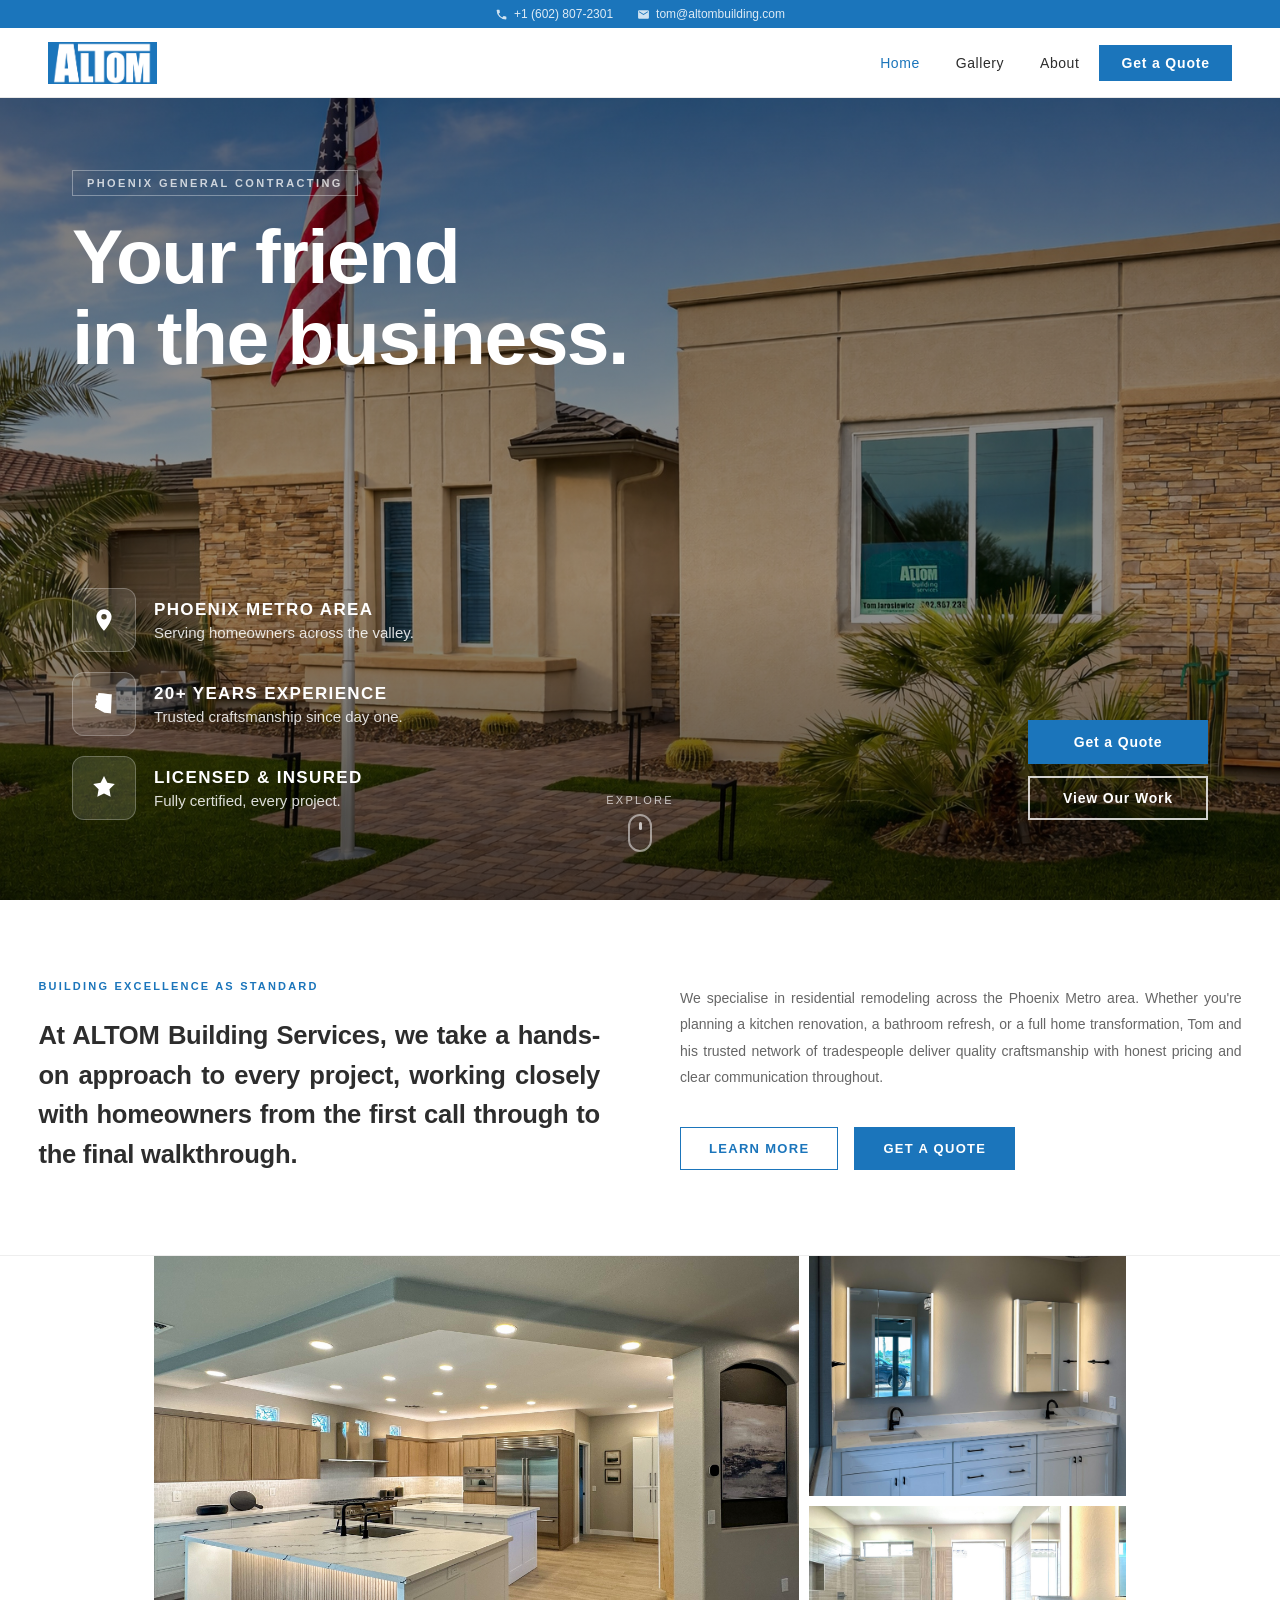
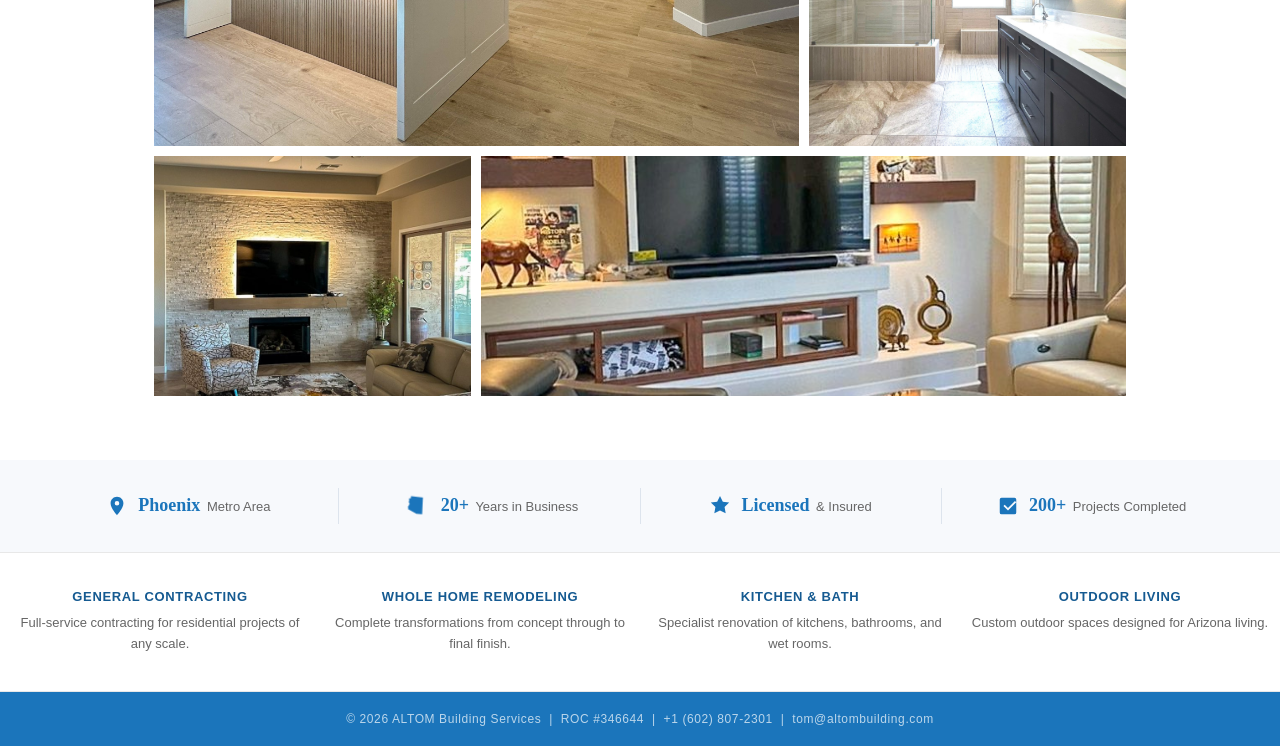
<file: index.html>
<!DOCTYPE html>
<html lang="en">
<head>
  <meta charset="UTF-8">
  <meta name="viewport" content="width=device-width, initial-scale=1.0">
  <title>ALTOM Building Services | Phoenix General Contracting</title>
  <link rel="canonical" href="https://altombuilding.com/">
  <link rel="preconnect" href="https://fonts.googleapis.com">
  <link href="https://fonts.googleapis.com/css2?family=Raleway:wght@300;400;600;700&family=Playfair+Display:wght@400;700&display=swap" rel="stylesheet">
  <link rel="stylesheet" href="style.css?v=2">
  <!-- Security headers -->
  <meta http-equiv="X-Frame-Options" content="DENY">
  <meta http-equiv="X-Content-Type-Options" content="nosniff">
  <meta http-equiv="Referrer-Policy" content="strict-origin-when-cross-origin">
  <meta http-equiv="Content-Security-Policy" content="default-src 'self'; style-src 'self' 'unsafe-inline' https://fonts.googleapis.com; font-src https://fonts.gstatic.com; img-src 'self' data: https://www.google-analytics.com; script-src 'self' 'unsafe-inline' https://www.googletagmanager.com https://www.google-analytics.com; connect-src https://www.google-analytics.com https://analytics.google.com; frame-ancestors 'none';">
  <meta name="description" content="Phoenix-based general contractor specialising in residential remodeling. Kitchens, bathrooms, whole-home renovations. Licensed, insured. Call Tom today.">
  <link rel="sitemap" type="application/xml" href="/sitemap.xml">
  <!-- Open Graph -->
  <meta property="og:type" content="website">
  <meta property="og:site_name" content="ALTOM Building Services">
  <meta property="og:url" content="https://altombuilding.com/">
  <meta property="og:title" content="ALTOM Building Services | Phoenix General Contractor">
  <meta property="og:description" content="Phoenix-based general contractor specialising in residential remodeling. Kitchens, bathrooms, whole-home renovations. Licensed, insured. Call Tom today.">
  <meta property="og:image" content="https://altombuilding.com/og-image.jpg">
  <meta property="og:image:width" content="1200">
  <meta property="og:image:height" content="630">
  <!-- Twitter/X Card -->
  <meta name="twitter:card" content="summary_large_image">
  <meta name="twitter:title" content="ALTOM Building Services | Phoenix General Contractor">
  <meta name="twitter:description" content="Phoenix-based general contractor specialising in residential remodeling. Kitchens, bathrooms, whole-home renovations. Licensed, insured. Call Tom today.">
  <meta name="twitter:image" content="https://altombuilding.com/og-image.jpg">
  <link rel="icon" type="image/png" sizes="32x32" href="/favicon.png">
  <link rel="icon" type="image/x-icon" href="/favicon.ico">
  <link rel="shortcut icon" href="/favicon.ico">
  <!-- LocalBusiness Schema -->
  <script type="application/ld+json">
  {
    "@context": "https://schema.org",
    "@type": "GeneralContractor",
    "name": "ALTOM Building Services",
    "alternateName": "ALTOM Building Services, LLC",
    "url": "https://altombuilding.com",
    "logo": "https://altombuilding.com/logo.png",
    "image": "https://altombuilding.com/og-image.jpg",
    "description": "Phoenix-based general contractor specialising in residential remodeling. Kitchens, bathrooms, whole-home renovations. Licensed, insured. Over 20 years experience.",
    "telephone": "+16028072301",
    "email": "tom@altombuilding.com",
    "address": {
      "@type": "PostalAddress",
      "addressLocality": "Phoenix",
      "addressRegion": "AZ",
      "addressCountry": "US"
    },
    "areaServed": {
      "@type": "State",
      "name": "Arizona",
      "containsPlace": [
        { "@type": "City", "name": "Phoenix" },
        { "@type": "City", "name": "Scottsdale" },
        { "@type": "City", "name": "Tempe" },
        { "@type": "City", "name": "Mesa" },
        { "@type": "City", "name": "Chandler" },
        { "@type": "City", "name": "Gilbert" },
        { "@type": "City", "name": "Glendale" },
        { "@type": "City", "name": "Peoria" }
      ]
    },
    "hasCredential": {
      "@type": "EducationalOccupationalCredential",
      "credentialCategory": "Contractor Licence",
      "name": "Arizona Registrar of Contractors",
      "identifier": "ROC #346644"
    },
    "founder": {
      "@type": "Person",
      "name": "Tom Jarosiewicz",
      "jobTitle": "Head Contractor"
    },
    "priceRange": "$$",
    "knowsAbout": [
      "Kitchen Remodeling",
      "Bathroom Remodeling",
      "Shower Renovation",
      "Whole Home Remodeling",
      "General Contracting",
      "Entertainment Wall",
      "Outdoor Living",
      "Residential Construction",
      "Home Renovation Phoenix"
    ],
    "sameAs": [
      "https://altombuilding.com"
    ]
  }
  </script>

  <!-- Google Analytics -->
  <script async src="https://www.googletagmanager.com/gtag/js?id=G-QDEFGLJ42B"></script>
  <script>
    window.dataLayer = window.dataLayer || [];
    function gtag(){dataLayer.push(arguments);}
    gtag('js', new Date());
    gtag('config', 'G-QDEFGLJ42B');
  </script>
</head>
<body>

  <!-- TOP BAR -->
  <div class="top-bar">
    <a href="tel:6028072301">
      <svg width="13" height="13" viewBox="0 0 24 24" style="fill:rgba(255,255,255,0.8);flex-shrink:0;"><path d="M6.62 10.79a15.05 15.05 0 006.59 6.59l2.2-2.2a1 1 0 011.01-.24 11.47 11.47 0 003.58.57 1 1 0 011 1V20a1 1 0 01-1 1A17 17 0 013 4a1 1 0 011-1h3.5a1 1 0 011 1 11.47 11.47 0 00.57 3.57 1 1 0 01-.25 1.02l-2.2 2.2z"/></svg>
      +1 (602) 807-2301
    </a>
    <a href="mailto:tom@altombuilding.com">
      <svg width="13" height="13" viewBox="0 0 24 24" style="fill:rgba(255,255,255,0.8);flex-shrink:0;"><path d="M20 4H4a2 2 0 00-2 2v12a2 2 0 002 2h16a2 2 0 002-2V6a2 2 0 00-2-2zm0 4l-8 5-8-5V6l8 5 8-5v2z"/></svg>
      tom@altombuilding.com
    </a>
  </div>

  <!-- HEADER -->
  <header class="header-modern">
    <a href="/" class="logo-modern">
      <img src="logo.png" alt="ALTOM Building Services">
    </a>
    <nav class="nav-modern">
      <ul>
        <li><a href="/" class="active">Home</a></li>
        <li><a href="/gallery">Gallery</a></li>
        <li><a href="/about">About</a></li>
        <li><a href="/contact" class="nav-cta">Get a Quote</a></li>
      </ul>
    </nav>
    <button class="nav-hamburger" id="nav-hamburger" aria-label="Open menu">
      <span></span><span></span><span></span>
    </button>
  </header>

  <!-- HERO -->
  <section class="hero-modern hero-fullvh">
    <img src="/images/heroes/outdoor-casita-exterior-1.jpg" alt="Phoenix home exterior renovation by ALTOM Building Services" class="hero-modern-img" style="position:absolute;inset:0;width:100%;height:100%;object-fit:cover;">
    <div class="hero-modern-overlay">

      <!-- Top-left: label and heading -->
      <div class="hero-modern-content">
        <p class="hero-label">Phoenix General Contracting</p>
        <h1>Your friend<br>in the business.</h1>
      </div>

      <!-- Bottom-left: stacked callouts -->
      <div class="hero-callouts">
        <div class="hero-callout">
          <div class="hero-callout-icon">
            <svg width="26" height="26" viewBox="0 0 24 24" fill="white"><path d="M12 2C8.13 2 5 5.13 5 9c0 5.25 7 13 7 13s7-7.75 7-13c0-3.87-3.13-7-7-7zm0 9.5a2.5 2.5 0 110-5 2.5 2.5 0 010 5z"/></svg>
          </div>
          <div>
            <p class="hero-callout-title">Phoenix Metro Area</p>
            <p class="hero-callout-text">Serving homeowners across the valley.</p>
          </div>
        </div>
        <div class="hero-callout">
          <div class="hero-callout-icon">
            <img src="/images/arizona-icon.png" alt="Arizona" width="34" height="34" style="filter:brightness(0) invert(1);">
          </div>
          <div>
            <p class="hero-callout-title">20+ Years Experience</p>
            <p class="hero-callout-text">Trusted craftsmanship since day one.</p>
          </div>
        </div>
        <div class="hero-callout">
          <div class="hero-callout-icon">
            <svg width="26" height="26" viewBox="0 0 24 24" fill="white"><path d="M12 1l3.09 6.26L22 8.27l-5 4.87 1.18 6.88L12 17l-6.18 3.02L7 13.14 2 8.27l6.91-1.01L12 1z"/></svg>
          </div>
          <div>
            <p class="hero-callout-title">Licensed &amp; Insured</p>
            <p class="hero-callout-text">Fully certified, every project.</p>
          </div>
        </div>
      </div>

      <!-- Bottom-right: stacked CTAs -->
      <div class="hero-cta-group">
        <a href="/contact" class="cta-modern">Get a Quote</a>
        <a href="/gallery" class="cta-ghost">View Our Work</a>
      </div>

    </div>
    <div class="scroll-indicator homepage-scroll">
      <span style="color:rgba(255,255,255,0.7);font-size:11px;letter-spacing:0.2em;text-transform:uppercase;">Explore</span>
      <div class="scroll-mouse">
        <div class="scroll-wheel"></div>
      </div>
    </div>
  </section>

  <!-- INTRO SECTION -->
  <div class="home-intro-wrapper">
    <section class="home-intro">
    <div class="home-intro-left">
      <p class="home-intro-label">Building Excellence As Standard</p>
      <h2>At ALTOM Building Services, we take a hands-on approach to every project, working closely with homeowners from the first call through to the final walkthrough.</h2>
    </div>
    <div class="home-intro-right">
      <p>We specialise in residential remodeling across the Phoenix Metro area. Whether you're planning a kitchen renovation, a bathroom refresh, or a full home transformation, Tom and his trusted network of tradespeople deliver quality craftsmanship with honest pricing and clear communication throughout.</p>
      <div class="home-intro-btns">
        <a href="/about" class="intro-btn intro-btn-outline">Learn More</a>
        <a href="/contact" class="intro-btn intro-btn-solid">Get a Quote</a>
      </div>
    </div>
  </section>
  </div>

  <!-- HOME GALLERY PREVIEW -->
  <style>
    .hg-tile {
      overflow: hidden;
      position: relative;
      display: block;
      background: #d0dce8;
      height: 100%;
    }
    .hg-tile .img-placeholder {
      position: absolute;
      inset: 0;
      width: 100%;
      height: 100%;
      display: flex;
      align-items: center;
      justify-content: center;
      font-size: 12px;
      color: #8aaac4;
      letter-spacing: 0.1em;
    }
    .hg-tile .hg-label {
      position: absolute;
      bottom: 0;
      left: 0;
      right: 0;
      padding: 28px 20px 16px;
      background: linear-gradient(transparent, rgba(0,0,0,0.6));
      color: white;
      font-size: 13px;
      letter-spacing: 0.08em;
      text-transform: uppercase;
      opacity: 0;
      transition: opacity 0.3s ease;
    }
    .hg-tile:hover .hg-label { opacity: 1; }
    .hg-tile:hover .img-placeholder { transform: scale(1.04); transition: transform 0.4s ease; }
    .hg-tile img { transition: transform 0.4s ease; }
    .hg-tile:hover img { transform: scale(1.04); }
  </style>
  <div class="hg-grid">
    <div class="hg-tile hg-kitchen">
      <img src="/images/gallery/kitchen-open-plan-2.jpg" alt="Kitchen renovation Phoenix" style="position:absolute;inset:0;width:100%;height:100%;object-fit:cover;">
      <div class="hg-label">Kitchens</div>
    </div>
    <div class="hg-tile hg-bathroom">
      <img src="/images/gallery/bathroom-double-vanity-2.jpg" alt="Bathroom renovation Phoenix" style="position:absolute;inset:0;width:100%;height:100%;object-fit:cover;">
      <div class="hg-label">Bathrooms</div>
    </div>
    <div class="hg-tile hg-shower">
      <img src="/images/gallery/bathroom-full-suite-1.jpg" alt="Shower renovation Phoenix" style="position:absolute;inset:0;width:100%;height:100%;object-fit:cover;">
      <div class="hg-label">Showers</div>
    </div>
    <div class="hg-tile hg-living">
      <img src="/images/gallery/living-room-feature-wall-1.jpg" alt="Living room renovation Phoenix" style="position:absolute;inset:0;width:100%;height:100%;object-fit:cover;object-position:center 45%;">
      <div class="hg-label">Living Rooms</div>
    </div>
    <div class="hg-tile hg-entertainment">
      <img src="/images/gallery/entertainment-finished-3.jpg" alt="Entertainment wall Phoenix" style="position:absolute;inset:0;width:100%;height:100%;object-fit:cover;object-position:center 45%;">
      <div class="hg-label">Entertainment Walls</div>
    </div>
  </div>

    <!-- TRUST STRIP -->
  <div class="trust-strip">
    <div class="trust-item">
      <svg width="22" height="22" viewBox="0 0 24 24" style="fill:#1b75bb;flex-shrink:0;"><path d="M12 2C8.13 2 5 5.13 5 9c0 5.25 7 13 7 13s7-7.75 7-13c0-3.87-3.13-7-7-7zm0 9.5a2.5 2.5 0 110-5 2.5 2.5 0 010 5z"/></svg>
      <div><strong>Phoenix</strong> Metro Area</div>
    </div>
    <div class="trust-divider"></div>
    <div class="trust-item">
      <img src="/images/arizona-icon.png" alt="Arizona" style="width:30px;height:30px;flex-shrink:0;">
      <div><strong>20+</strong> Years in Business</div>
    </div>
    <div class="trust-divider"></div>
    <div class="trust-item">
      <svg width="22" height="22" viewBox="0 0 24 24" style="fill:#1b75bb;flex-shrink:0;"><path d="M12 1l3.09 6.26L22 8.27l-5 4.87 1.18 6.88L12 17l-6.18 3.02L7 13.14 2 8.27l6.91-1.01L12 1z"/></svg>
      <div><strong>Licensed</strong> & Insured</div>
    </div>
    <div class="trust-divider"></div>
    <div class="trust-item">
      <svg width="22" height="22" viewBox="0 0 24 24" style="fill:#1b75bb;flex-shrink:0;"><path d="M19 3H5a2 2 0 00-2 2v14a2 2 0 002 2h14a2 2 0 002-2V5a2 2 0 00-2-2zm-7 14l-5-5 1.41-1.41L12 14.17l7.59-7.59L21 8l-9 9z"/></svg>
      <div><strong>200+</strong> Projects Completed</div>
    </div>
  </div>

  <!-- SERVICES STRIP -->
  <div class="services-strip">
    <div class="service-item">
      <h3>General Contracting</h3>
      <p>Full-service contracting for residential projects of any scale.</p>
    </div>
    <div class="service-item">
      <h3>Whole Home Remodeling</h3>
      <p>Complete transformations from concept through to final finish.</p>
    </div>
    <div class="service-item">
      <h3>Kitchen & Bath</h3>
      <p>Specialist renovation of kitchens, bathrooms, and wet rooms.</p>
    </div>
    <div class="service-item">
      <h3>Outdoor Living</h3>
      <p>Custom outdoor spaces designed for Arizona living.</p>
    </div>
  </div>

  <!-- FOOTER -->
  <footer>
    &copy; 2026 ALTOM Building Services &nbsp;|&nbsp; ROC #346644 &nbsp;|&nbsp; +1 (602) 807-2301 &nbsp;|&nbsp; tom@altombuilding.com
  </footer>

  <script>
    document.getElementById('nav-hamburger').addEventListener('click', function() {
      document.querySelector('.nav-modern').classList.toggle('nav-open');
      this.classList.toggle('is-open');
    });
  </script>
</body>
</html>
</file>
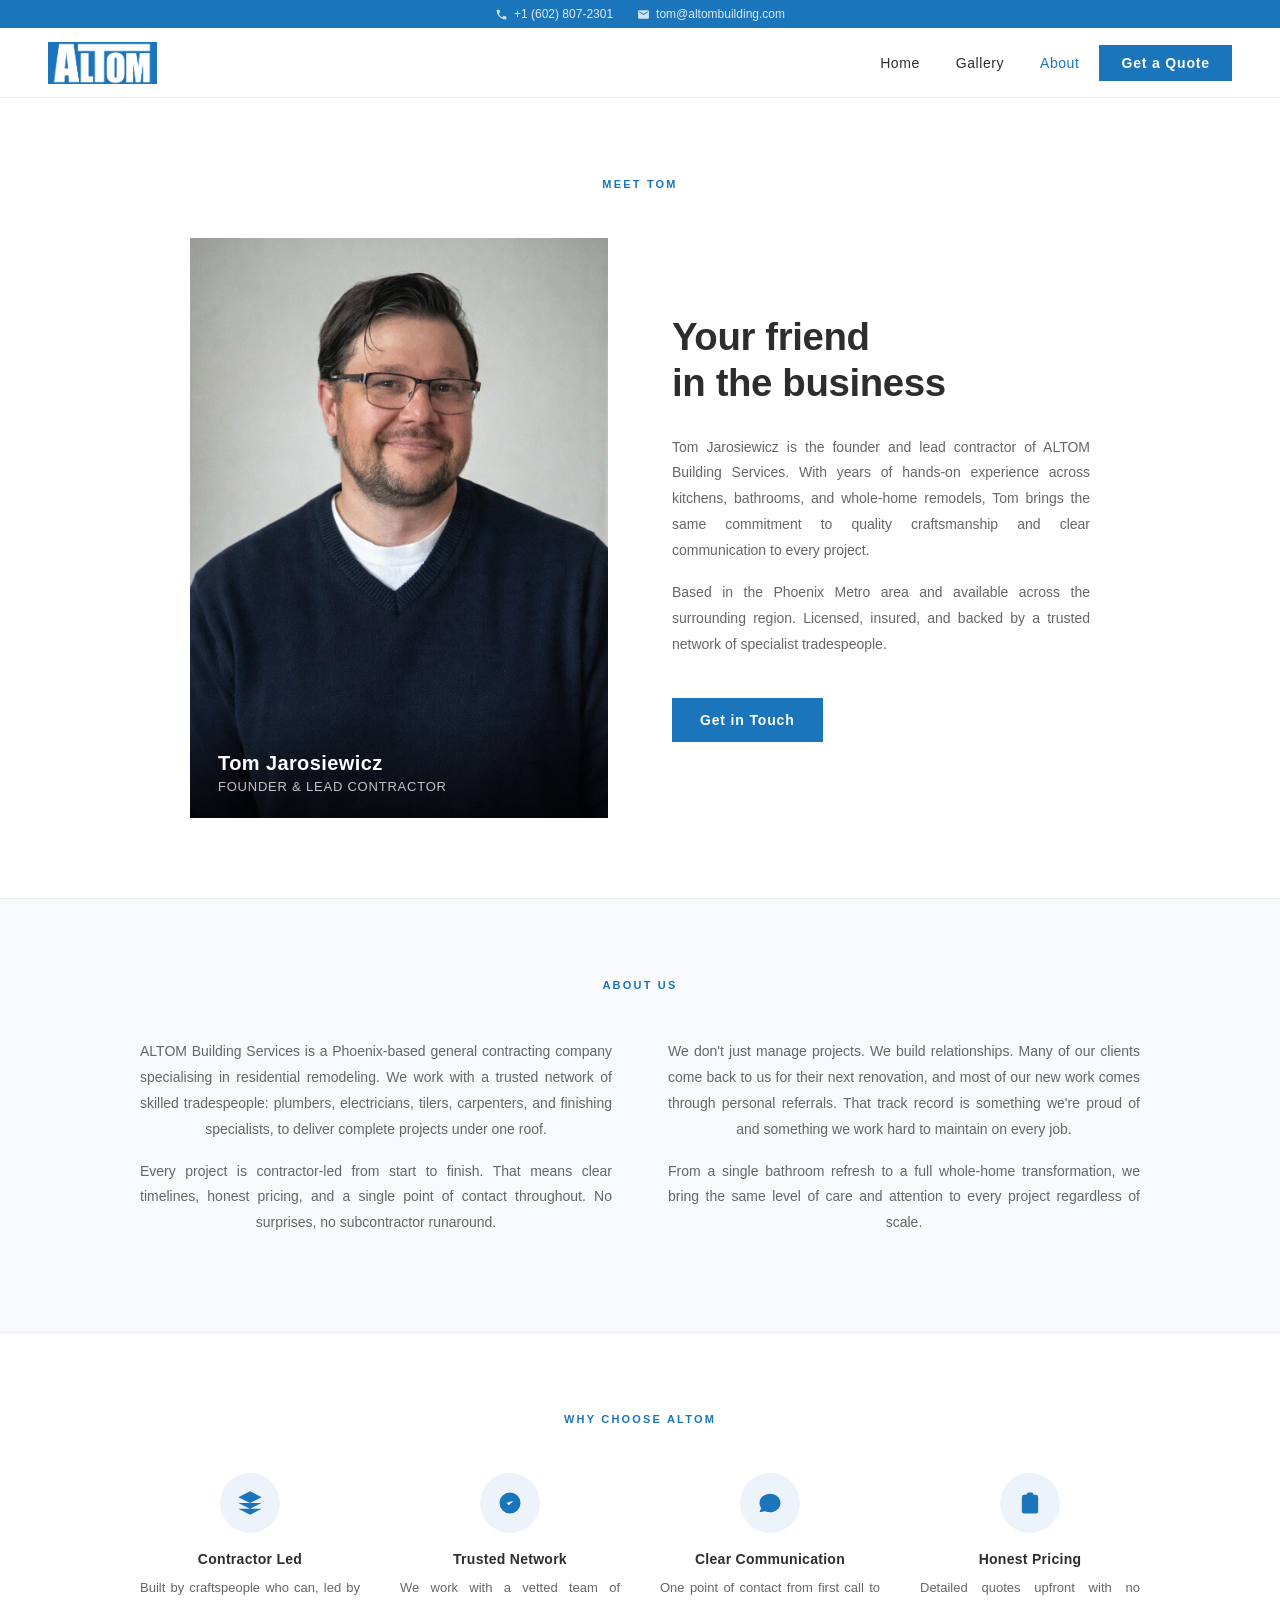
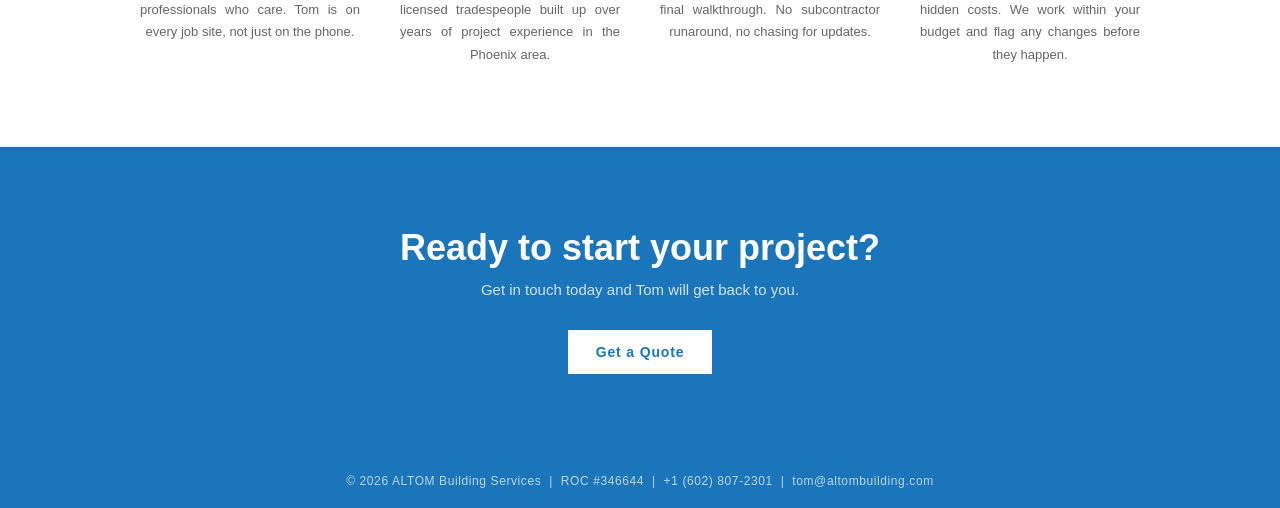
<file: about.html>
<!DOCTYPE html>
<html lang="en">
<head>
  <meta charset="UTF-8">
  <meta name="viewport" content="width=device-width, initial-scale=1.0">
  <title>About Tom | ALTOM Building Services | Phoenix Contractor</title>
  <link rel="canonical" href="https://altombuilding.com/about">
  <link rel="preconnect" href="https://fonts.googleapis.com">
  <link href="https://fonts.googleapis.com/css2?family=Raleway:wght@300;400;600;700&family=Playfair+Display:wght@400;700&display=swap" rel="stylesheet">
  <link rel="stylesheet" href="style.css?v=2">
  <!-- Security headers -->
  <meta http-equiv="X-Frame-Options" content="DENY">
  <meta http-equiv="X-Content-Type-Options" content="nosniff">
  <meta http-equiv="Referrer-Policy" content="strict-origin-when-cross-origin">
  <meta http-equiv="Content-Security-Policy" content="default-src 'self'; style-src 'self' 'unsafe-inline' https://fonts.googleapis.com; font-src https://fonts.gstatic.com; img-src 'self' data: https://www.google-analytics.com; script-src 'self' 'unsafe-inline' https://www.googletagmanager.com https://www.google-analytics.com; connect-src https://www.google-analytics.com https://analytics.google.com; frame-ancestors 'none';">
  <meta name="description" content="Meet Tom Jarosiewicz, founder of ALTOM Building Services. 20+ years experience in residential remodeling across the Phoenix Metro area.">
  <link rel="sitemap" type="application/xml" href="/sitemap.xml">
  <!-- Open Graph -->
  <meta property="og:type" content="website">
  <meta property="og:site_name" content="ALTOM Building Services">
  <meta property="og:url" content="https://altombuilding.com/about">
  <meta property="og:title" content="About Tom | ALTOM Building Services | Phoenix Contractor">
  <meta property="og:description" content="Meet Tom Jarosiewicz, founder of ALTOM Building Services. 20+ years experience in residential remodeling across the Phoenix Metro area.">
  <meta property="og:image" content="https://altombuilding.com/og-image.jpg">
  <meta property="og:image:width" content="1200">
  <meta property="og:image:height" content="630">
  <!-- Twitter/X Card -->
  <meta name="twitter:card" content="summary_large_image">
  <meta name="twitter:title" content="About Tom | ALTOM Building Services | Phoenix Contractor">
  <meta name="twitter:description" content="Meet Tom Jarosiewicz, founder of ALTOM Building Services. 20+ years experience in residential remodeling across the Phoenix Metro area.">
  <meta name="twitter:image" content="https://altombuilding.com/og-image.jpg">
  <link rel="icon" type="image/png" sizes="32x32" href="/favicon.png">
  <link rel="icon" type="image/x-icon" href="/favicon.ico">
  <link rel="shortcut icon" href="/favicon.ico">
  <!-- LocalBusiness Schema -->
  <script type="application/ld+json">
  {
    "@context": "https://schema.org",
    "@type": "GeneralContractor",
    "name": "ALTOM Building Services",
    "url": "https://altombuilding.com",
    "telephone": "+16028072301",
    "email": "tom@altombuilding.com",
    "address": {
      "@type": "PostalAddress",
      "addressLocality": "Phoenix",
      "addressRegion": "AZ",
      "addressCountry": "US"
    }
  }
  </script>

  <!-- Google Analytics -->
  <script async src="https://www.googletagmanager.com/gtag/js?id=G-QDEFGLJ42B"></script>
  <script>
    window.dataLayer = window.dataLayer || [];
    function gtag(){dataLayer.push(arguments);}
    gtag('js', new Date());
    gtag('config', 'G-QDEFGLJ42B');
  </script>
</head>
<body>

  <!-- TOP BAR -->
  <div class="top-bar">
    <a href="tel:6028072301">
      <svg width="13" height="13" viewBox="0 0 24 24" style="fill:rgba(255,255,255,0.8);flex-shrink:0;"><path d="M6.62 10.79a15.05 15.05 0 006.59 6.59l2.2-2.2a1 1 0 011.01-.24 11.47 11.47 0 003.58.57 1 1 0 011 1V20a1 1 0 01-1 1A17 17 0 013 4a1 1 0 011-1h3.5a1 1 0 011 1 11.47 11.47 0 00.57 3.57 1 1 0 01-.25 1.02l-2.2 2.2z"/></svg>
      +1 (602) 807-2301
    </a>
    <a href="mailto:tom@altombuilding.com">
      <svg width="13" height="13" viewBox="0 0 24 24" style="fill:rgba(255,255,255,0.8);flex-shrink:0;"><path d="M20 4H4a2 2 0 00-2 2v12a2 2 0 002 2h16a2 2 0 002-2V6a2 2 0 00-2-2zm0 4l-8 5-8-5V6l8 5 8-5v2z"/></svg>
      tom@altombuilding.com
    </a>
  </div>

  <!-- HEADER -->
  <header class="header-modern">
    <a href="/" class="logo-modern">
      <img src="logo.png" alt="ALTOM Building Services">
    </a>
    <nav class="nav-modern">
      <ul>
        <li><a href="/">Home</a></li>
        <li><a href="/gallery">Gallery</a></li>
        <li><a href="/about" class="active">About</a></li>
        <li><a href="/contact" class="nav-cta">Get a Quote</a></li>
      </ul>
    </nav>
    <button class="nav-hamburger" id="nav-hamburger" aria-label="Open menu">
      <span></span><span></span><span></span>
    </button>
  </header>

  <!-- MEET TOM -->
  <section class="about-meet" style="padding:80px 3%;">
    <div class="about-section-label">Meet Tom</div>
    <div class="about-meet-grid">

      <!-- Tom's photo card -->
      <div class="about-profile-card">
        <img src="/images/tom-headshot.jpg" alt="Tom Jarosiewicz, Founder of ALTOM Building Services" class="about-profile-img" style="width:100%;height:100%;object-fit:cover;object-position:center 20%;display:block;">
        <div class="about-profile-overlay">
          <p class="about-profile-name">Tom Jarosiewicz</p>
          <p class="about-profile-title">Founder & Lead Contractor</p>
        </div>
      </div>

      <!-- Bio text -->
      <div class="about-bio">
        <h2>Your friend<br>in the business</h2>
        <p>Tom Jarosiewicz is the founder and lead contractor of ALTOM Building Services. With years of hands-on experience across kitchens, bathrooms, and whole-home remodels, Tom brings the same commitment to quality craftsmanship and clear communication to every project.</p>
        <p>Based in the Phoenix Metro area and available across the surrounding region. Licensed, insured, and backed by a trusted network of specialist tradespeople.</p>
        <a href="/contact" class="cta-modern" style="margin-top:24px;">
          Get in Touch
        </a>
      </div>

    </div>
  </section>

  <!-- ABOUT ALTOM -->
  <section class="about-company" style="padding:80px 3%;">
    <div class="about-section-label">About Us</div>
    <div class="about-company-grid">
      <div class="about-company-text">
        <p>ALTOM Building Services is a Phoenix-based general contracting company specialising in residential remodeling. We work with a trusted network of skilled tradespeople: plumbers, electricians, tilers, carpenters, and finishing specialists, to deliver complete projects under one roof.</p>
        <p>Every project is contractor-led from start to finish. That means clear timelines, honest pricing, and a single point of contact throughout. No surprises, no subcontractor runaround.</p>
      </div>
      <div class="about-company-text">
        <p>We don't just manage projects. We build relationships. Many of our clients come back to us for their next renovation, and most of our new work comes through personal referrals. That track record is something we're proud of and something we work hard to maintain on every job.</p>
        <p>From a single bathroom refresh to a full whole-home transformation, we bring the same level of care and attention to every project regardless of scale.</p>
      </div>
    </div>
  </section>

  <!-- WHY CHOOSE US -->
  <section class="about-why" style="padding:80px 3%;">
    <div class="about-section-label">Why Choose ALTOM</div>
    <div class="about-why-grid">
      <div class="about-why-item">
        <div class="about-why-icon">
          <svg width="28" height="28" viewBox="0 0 24 24" style="fill:#1b75bb;"><path d="M12 2L2 7l10 5 10-5-10-5zM2 17l10 5 10-5M2 12l10 5 10-5"/></svg>
        </div>
        <h3>Contractor Led</h3>
        <p>Built by craftspeople who can, led by professionals who care. Tom is on every job site, not just on the phone.</p>
      </div>
      <div class="about-why-item">
        <div class="about-why-icon">
          <svg width="28" height="28" viewBox="0 0 24 24" style="fill:#1b75bb;"><path d="M9 12l2 2 4-4m6 2a9 9 0 11-18 0 9 9 0 0118 0z"/></svg>
        </div>
        <h3>Trusted Network</h3>
        <p>We work with a vetted team of licensed tradespeople built up over years of project experience in the Phoenix area.</p>
      </div>
      <div class="about-why-item">
        <div class="about-why-icon">
          <svg width="28" height="28" viewBox="0 0 24 24" style="fill:#1b75bb;"><path d="M8 12h.01M12 12h.01M16 12h.01M21 12c0 4.418-4.03 8-9 8a9.863 9.863 0 01-4.255-.949L3 20l1.395-3.72C3.512 15.042 3 13.574 3 12c0-4.418 4.03-8 9-8s9 3.582 9 8z"/></svg>
        </div>
        <h3>Clear Communication</h3>
        <p>One point of contact from first call to final walkthrough. No subcontractor runaround, no chasing for updates.</p>
      </div>
      <div class="about-why-item">
        <div class="about-why-icon">
          <svg width="28" height="28" viewBox="0 0 24 24" style="fill:#1b75bb;"><path d="M9 5H7a2 2 0 00-2 2v12a2 2 0 002 2h10a2 2 0 002-2V7a2 2 0 00-2-2h-2M9 5a2 2 0 002 2h2a2 2 0 002-2M9 5a2 2 0 012-2h2a2 2 0 012 2"/></svg>
        </div>
        <h3>Honest Pricing</h3>
        <p>Detailed quotes upfront with no hidden costs. We work within your budget and flag any changes before they happen.</p>
      </div>
    </div>
  </section>

  <!-- CTA BANNER -->
  <section class="about-cta-banner" style="padding:80px 3%;">
    <h2>Ready to start your project?</h2>
    <p>Get in touch today and Tom will get back to you.</p>
    <a href="/contact" class="cta-modern">
      Get a Quote
    </a>
  </section>

  <!-- FOOTER -->
  <footer>
    &copy; 2026 ALTOM Building Services &nbsp;|&nbsp; ROC #346644 &nbsp;|&nbsp; +1 (602) 807-2301 &nbsp;|&nbsp; tom@altombuilding.com
  </footer>

  <script>
    document.getElementById('nav-hamburger').addEventListener('click', function() {
      document.querySelector('.nav-modern').classList.toggle('nav-open');
      this.classList.toggle('is-open');
    });
  </script>
</body>
</html>
</file>
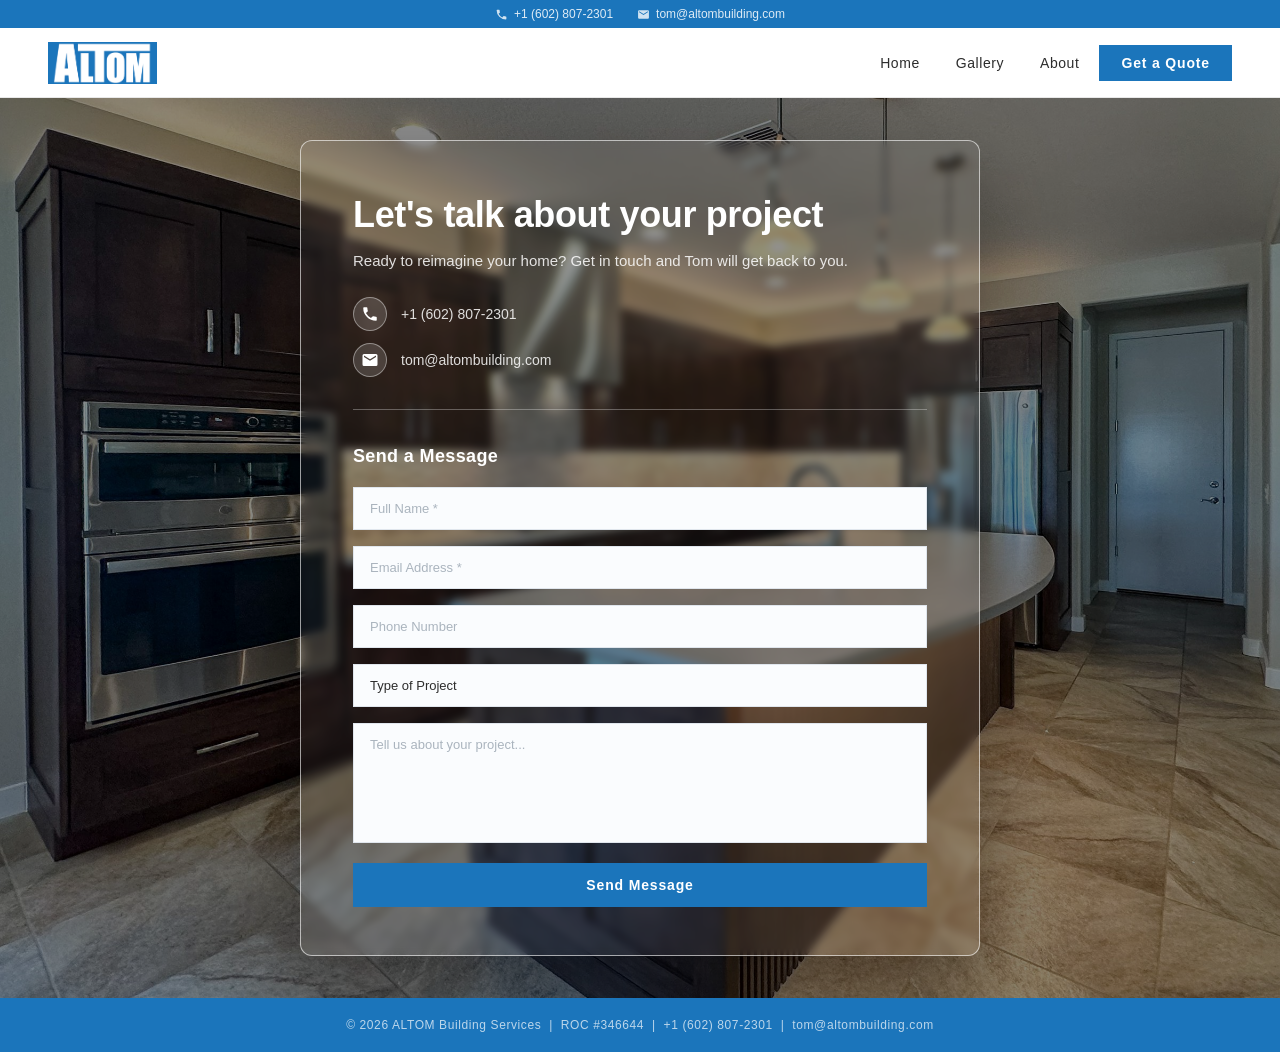
<file: contact.html>
<!DOCTYPE html>
<html lang="en">
<head>
  <meta charset="UTF-8">
  <meta name="viewport" content="width=device-width, initial-scale=1.0">
  <title>Get a Quote | ALTOM Building Services | Phoenix Contractor</title>
  <link rel="canonical" href="https://altombuilding.com/contact">
  <link rel="preconnect" href="https://fonts.googleapis.com">
  <link href="https://fonts.googleapis.com/css2?family=Raleway:wght@300;400;600;700&family=Playfair+Display:wght@400;700&display=swap" rel="stylesheet">
  <link rel="stylesheet" href="style.css?v=2">
  <!-- Security headers -->
  <meta http-equiv="X-Frame-Options" content="DENY">
  <meta http-equiv="X-Content-Type-Options" content="nosniff">
  <meta http-equiv="Referrer-Policy" content="strict-origin-when-cross-origin">
  <meta http-equiv="Content-Security-Policy" content="default-src 'self'; style-src 'self' 'unsafe-inline' https://fonts.googleapis.com; font-src https://fonts.gstatic.com; img-src 'self' data: https://www.google-analytics.com; script-src 'self' 'unsafe-inline' https://www.googletagmanager.com https://www.google-analytics.com; connect-src https://www.google-analytics.com https://analytics.google.com; frame-ancestors 'none';">
  <meta name="description" content="Ready to start your project? Get in touch with ALTOM Building Services for a free quote on your Phoenix home remodel.">
  <link rel="sitemap" type="application/xml" href="/sitemap.xml">
  <!-- Open Graph -->
  <meta property="og:type" content="website">
  <meta property="og:site_name" content="ALTOM Building Services">
  <meta property="og:url" content="https://altombuilding.com/contact">
  <meta property="og:title" content="Get a Quote | ALTOM Building Services | Phoenix Contractor">
  <meta property="og:description" content="Ready to start your project? Get in touch with ALTOM Building Services for a free quote on your Phoenix home remodel.">
  <meta property="og:image" content="https://altombuilding.com/og-image.jpg">
  <meta property="og:image:width" content="1200">
  <meta property="og:image:height" content="630">
  <!-- Twitter/X Card -->
  <meta name="twitter:card" content="summary_large_image">
  <meta name="twitter:title" content="Get a Quote | ALTOM Building Services | Phoenix Contractor">
  <meta name="twitter:description" content="Ready to start your project? Get in touch with ALTOM Building Services for a free quote on your Phoenix home remodel.">
  <meta name="twitter:image" content="https://altombuilding.com/og-image.jpg">
  <link rel="icon" type="image/png" sizes="32x32" href="/favicon.png">
  <link rel="icon" type="image/x-icon" href="/favicon.ico">
  <link rel="shortcut icon" href="/favicon.ico">
  <!-- LocalBusiness Schema -->
  <script type="application/ld+json">
  {
    "@context": "https://schema.org",
    "@type": "GeneralContractor",
    "name": "ALTOM Building Services",
    "url": "https://altombuilding.com",
    "telephone": "+16028072301",
    "email": "tom@altombuilding.com",
    "address": {
      "@type": "PostalAddress",
      "addressLocality": "Phoenix",
      "addressRegion": "AZ",
      "addressCountry": "US"
    }
  }
  </script>

  <!-- Google Analytics -->
  <script async src="https://www.googletagmanager.com/gtag/js?id=G-QDEFGLJ42B"></script>
  <script>
    window.dataLayer = window.dataLayer || [];
    function gtag(){dataLayer.push(arguments);}
    gtag('js', new Date());
    gtag('config', 'G-QDEFGLJ42B');
  </script>
</head>
<body>

  <!-- TOP BAR -->
  <div class="top-bar">
    <a href="tel:6028072301">
      <svg width="13" height="13" viewBox="0 0 24 24" style="fill:rgba(255,255,255,0.8);flex-shrink:0;"><path d="M6.62 10.79a15.05 15.05 0 006.59 6.59l2.2-2.2a1 1 0 011.01-.24 11.47 11.47 0 003.58.57 1 1 0 011 1V20a1 1 0 01-1 1A17 17 0 013 4a1 1 0 011-1h3.5a1 1 0 011 1 11.47 11.47 0 00.57 3.57 1 1 0 01-.25 1.02l-2.2 2.2z"/></svg>
      +1 (602) 807-2301
    </a>
    <a href="mailto:tom@altombuilding.com">
      <svg width="13" height="13" viewBox="0 0 24 24" style="fill:rgba(255,255,255,0.8);flex-shrink:0;"><path d="M20 4H4a2 2 0 00-2 2v12a2 2 0 002 2h16a2 2 0 002-2V6a2 2 0 00-2-2zm0 4l-8 5-8-5V6l8 5 8-5v2z"/></svg>
      tom@altombuilding.com
    </a>
  </div>

  <!-- HEADER -->
  <header class="header-modern">
    <a href="/" class="logo-modern">
      <img src="logo.png" alt="ALTOM Building Services">
    </a>
    <nav class="nav-modern">
      <ul>
        <li><a href="/">Home</a></li>
        <li><a href="/gallery">Gallery</a></li>
        <li><a href="/about">About</a></li>
        <li><a href="/contact" class="nav-cta active">Get a Quote</a></li>
      </ul>
    </nav>
    <button class="nav-hamburger" id="nav-hamburger" aria-label="Open menu">
      <span></span><span></span><span></span>
    </button>
  </header>

  <!-- CONTACT HERO -->
  <section class="contact-hero">
    <img src="/images/heroes/kitchen-dark-cabinets-1.jpg" alt="Kitchen renovation by ALTOM Building Services" class="contact-hero-bg" style="position:absolute;inset:0;width:100%;height:100%;object-fit:cover;">
    <div class="contact-hero-overlay">
      <div class="contact-panel">

        <div class="contact-panel-header">
          <h1>Let's talk about your project</h1>
          <p>Ready to reimagine your home? Get in touch and Tom will get back to you.</p>
          <div class="contact-details-inline">
            <a href="tel:6028072301" class="contact-detail-item">
              <div class="contact-detail-icon">
                <svg width="18" height="18" viewBox="0 0 24 24" style="fill:white;"><path d="M6.62 10.79a15.05 15.05 0 006.59 6.59l2.2-2.2a1 1 0 011.01-.24 11.47 11.47 0 003.58.57 1 1 0 011 1V20a1 1 0 01-1 1A17 17 0 013 4a1 1 0 011-1h3.5a1 1 0 011 1 11.47 11.47 0 00.57 3.57 1 1 0 01-.25 1.02l-2.2 2.2z"/></svg>
              </div>
              <span>+1 (602) 807-2301</span>
            </a>
            <a href="mailto:tom@altombuilding.com" class="contact-detail-item">
              <div class="contact-detail-icon">
                <svg width="18" height="18" viewBox="0 0 24 24" style="fill:white;"><path d="M20 4H4a2 2 0 00-2 2v12a2 2 0 002 2h16a2 2 0 002-2V6a2 2 0 00-2-2zm0 4l-8 5-8-5V6l8 5 8-5v2z"/></svg>
              </div>
              <span>tom@altombuilding.com</span>
            </a>
          </div>
        </div>

        <div class="contact-panel-form">
          <h2>Send a Message</h2>
        <form action="https://formspree.io/f/xzdklqve" method="POST">
          <input type="hidden" name="_next" value="https://altombuilding.com/thankyou">
          <input type="text" name="_gotcha" style="display:none" tabindex="-1" autocomplete="off">
          <div class="form-group">
            <input type="text" name="name" placeholder="Full Name *" required>
          </div>
          <div class="form-group">
            <input type="email" name="email" placeholder="Email Address *" required>
          </div>
          <div class="form-group">
            <input type="tel" name="phone" placeholder="Phone Number">
          </div>
          <div class="form-group">
            <select name="service">
              <option value="" disabled selected>Type of Project</option>
              <option>General Contracting</option>
              <option>Whole Home Remodeling</option>
              <option>Kitchen Renovation</option>
              <option>Bathroom Renovation</option>
              <option>Outdoor Living</option>
              <option>Other</option>
            </select>
          </div>
          <div class="form-group">
            <textarea name="message" placeholder="Tell us about your project..."></textarea>
          </div>
          <button type="submit" class="form-submit">
            Send Message
          </button>
        </form>
        </div><!-- end contact-panel-form -->
      </div><!-- end contact-panel -->
    </div><!-- end contact-hero-overlay -->
  </section>

  <!-- FOOTER -->
  <footer>
    &copy; 2026 ALTOM Building Services &nbsp;|&nbsp; ROC #346644 &nbsp;|&nbsp; +1 (602) 807-2301 &nbsp;|&nbsp; tom@altombuilding.com
  </footer>

  <script>
    document.getElementById('nav-hamburger').addEventListener('click', function() {
      document.querySelector('.nav-modern').classList.toggle('nav-open');
      this.classList.toggle('is-open');
    });
  </script>
</body>
</html>
</file>
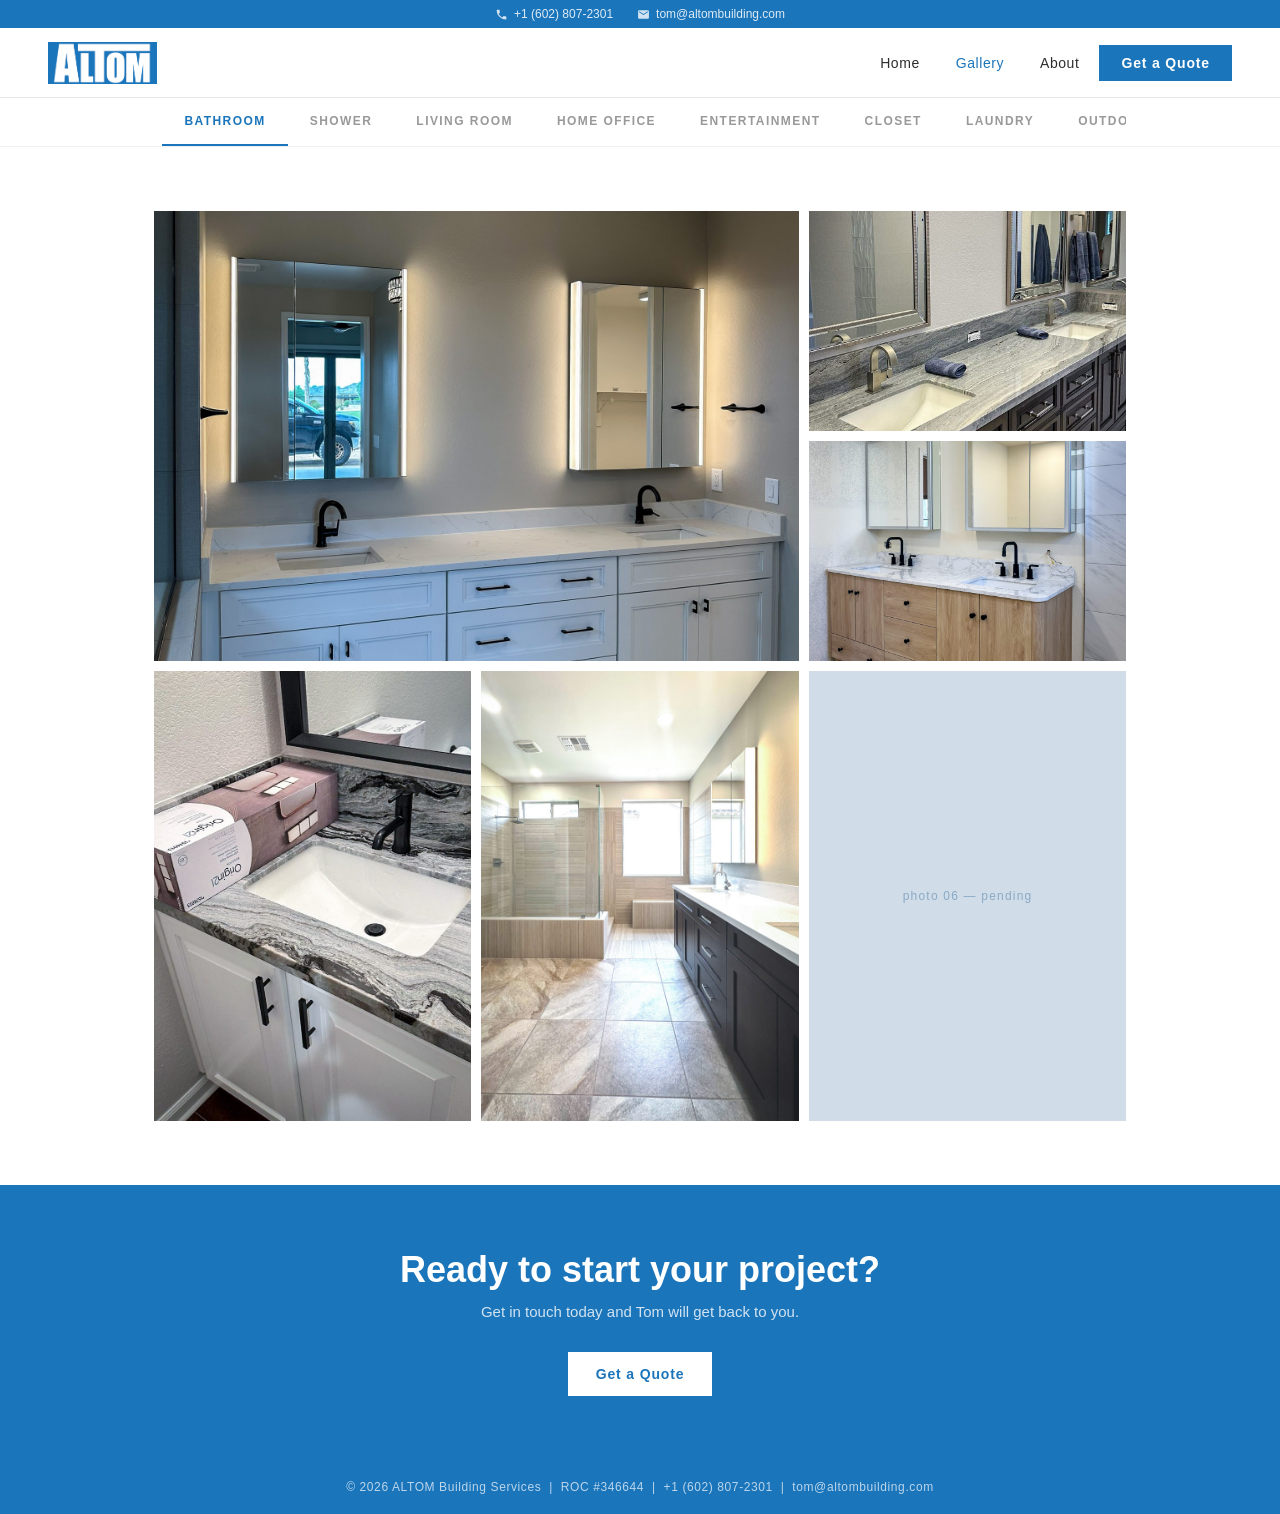
<file: gallery-bathroom.html>
<!DOCTYPE html>
<html lang="en">
<head>
  <meta charset="UTF-8">
  <meta name="viewport" content="width=device-width, initial-scale=1.0">
  <title>Bathroom Renovation | ALTOM Building Services | Phoenix</title>
  <link rel="canonical" href="https://altombuilding.com/gallery-bathroom">
  <link rel="preconnect" href="https://fonts.googleapis.com">
  <link href="https://fonts.googleapis.com/css2?family=Raleway:wght@300;400;600;700&family=Playfair+Display:wght@400;700&display=swap" rel="stylesheet">
  <link rel="stylesheet" href="style.css?v=4">
  <style>
    .sg-grid {
      display: grid;
      grid-template-columns: repeat(6, 1fr);
      grid-auto-rows: 220px;
      gap: 10px;
      padding: 64px 12%;
      background: white;
    }
    .sg-tile {
      overflow: hidden;
      position: relative;
      background: #d0dce8;
    }
    .sg-tile .img-placeholder {
      position: absolute;
      inset: 0;
      display: flex;
      align-items: center;
      justify-content: center;
      font-size: 12px;
      color: #8aaac4;
      letter-spacing: 0.1em;
    }
    .sg-tile img {
      position: absolute;
      inset: 0;
      width: 100%;
      height: 100%;
      object-fit: cover;
      display: block;
      transition: transform 0.4s ease;
    }
    .sg-tile:hover img { transform: scale(1.03); }
    .sg-p1 { grid-column: 1 / span 4; grid-row: 1 / span 2; }
    .sg-p2 { grid-column: 5 / span 2; grid-row: 1; }
    .sg-p3 { grid-column: 5 / span 2; grid-row: 2; }
    .sg-p4 { grid-column: 1 / span 2; grid-row: 3 / span 2; }
    .sg-p5 { grid-column: 3 / span 2; grid-row: 3 / span 2; }
    .sg-p6 { grid-column: 5 / span 2; grid-row: 3 / span 2; }

    @media (max-width: 768px) {
      .sg-grid {
        grid-template-columns: 1fr !important;
        grid-auto-rows: 200px !important;
        padding: 16px 16px 40px !important;
        gap: 8px !important;
      }
      .sg-p1, .sg-p2, .sg-p3, .sg-p4, .sg-p5, .sg-p6 {
        grid-column: auto !important;
        grid-row: auto !important;
      }
    }
  </style>
  <!-- Security headers -->
  <meta http-equiv="X-Frame-Options" content="DENY">
  <meta http-equiv="X-Content-Type-Options" content="nosniff">
  <meta http-equiv="Referrer-Policy" content="strict-origin-when-cross-origin">
  <meta http-equiv="Content-Security-Policy" content="default-src 'self'; style-src 'self' 'unsafe-inline' https://fonts.googleapis.com; font-src https://fonts.gstatic.com; img-src 'self' data: https://www.google-analytics.com; script-src 'self' 'unsafe-inline' https://www.googletagmanager.com https://www.google-analytics.com; connect-src https://www.google-analytics.com https://analytics.google.com; frame-ancestors 'none';">
  <meta name="description" content="View ALTOM bathroom renovation projects across the Phoenix Metro area. Full bathroom remodels by a licensed and insured general contractor.">
  <link rel="sitemap" type="application/xml" href="/sitemap.xml">
  <!-- Open Graph -->
  <meta property="og:type" content="website">
  <meta property="og:site_name" content="ALTOM Building Services">
  <meta property="og:url" content="https://altombuilding.com/gallery-bathroom">
  <meta property="og:title" content="Bathroom Renovation | ALTOM Building Services | Phoenix">
  <meta property="og:description" content="View ALTOM bathroom renovation projects across the Phoenix Metro area. Full bathroom remodels by a licensed and insured general contractor.">
  <meta property="og:image" content="https://altombuilding.com/og-image.jpg">
  <meta property="og:image:width" content="1200">
  <meta property="og:image:height" content="630">
  <!-- Twitter/X Card -->
  <meta name="twitter:card" content="summary_large_image">
  <meta name="twitter:title" content="Bathroom Renovation | ALTOM Building Services | Phoenix">
  <meta name="twitter:description" content="View ALTOM bathroom renovation projects across the Phoenix Metro area. Full bathroom remodels by a licensed and insured general contractor.">
  <meta name="twitter:image" content="https://altombuilding.com/og-image.jpg">
  <link rel="icon" type="image/png" sizes="32x32" href="/favicon.png">
  <link rel="icon" type="image/x-icon" href="/favicon.ico">
  <link rel="shortcut icon" href="/favicon.ico">
  <!-- Google Analytics -->
  <script async src="https://www.googletagmanager.com/gtag/js?id=G-QDEFGLJ42B"></script>
  <script>
    window.dataLayer = window.dataLayer || [];
    function gtag(){dataLayer.push(arguments);}
    gtag('js', new Date());
    gtag('config', 'G-QDEFGLJ42B');
  </script>
</head>
<body>

  <div class="top-bar">
    <a href="tel:6028072301">
      <svg width="13" height="13" viewBox="0 0 24 24" style="fill:rgba(255,255,255,0.8);flex-shrink:0;"><path d="M6.62 10.79a15.05 15.05 0 006.59 6.59l2.2-2.2a1 1 0 011.01-.24 11.47 11.47 0 003.58.57 1 1 0 011 1V20a1 1 0 01-1 1A17 17 0 013 4a1 1 0 011-1h3.5a1 1 0 011 1 11.47 11.47 0 00.57 3.57 1 1 0 01-.25 1.02l-2.2 2.2z"/></svg>
      +1 (602) 807-2301
    </a>
    <a href="mailto:tom@altombuilding.com">
      <svg width="13" height="13" viewBox="0 0 24 24" style="fill:rgba(255,255,255,0.8);flex-shrink:0;"><path d="M20 4H4a2 2 0 00-2 2v12a2 2 0 002 2h16a2 2 0 002-2V6a2 2 0 00-2-2zm0 4l-8 5-8-5V6l8 5 8-5v2z"/></svg>
      tom@altombuilding.com
    </a>
  </div>

  <header class="header-modern">
    <a href="/" class="logo-modern"><img src="logo.png" alt="ALTOM Building Services"></a>
    <nav class="nav-modern">
      <ul>
        <li><a href="/">Home</a></li>
        <li><a href="/gallery" class="active">Gallery</a></li>
        <li><a href="/about">About</a></li>
        <li><a href="/contact" class="nav-cta">Get a Quote</a></li>
      </ul>
    </nav>
    <button class="nav-hamburger" id="nav-hamburger" aria-label="Open menu">
      <span></span><span></span><span></span>
    </button>
  </header>

  
  <nav class="gallery-sub-nav">
    <div class="gallery-sub-nav-inner">
      <a href="/gallery-kitchen" class="gsn-link">Kitchen</a>
      <a href="/gallery-bathroom" class="gsn-link gsn-active">Bathroom</a>
      <a href="/gallery-shower" class="gsn-link">Shower</a>
      <a href="/gallery-living-room" class="gsn-link">Living Room</a>
      <a href="/gallery-home-office" class="gsn-link">Home Office</a>
      <a href="/gallery-entertainment" class="gsn-link">Entertainment</a>
      <a href="/gallery-closet" class="gsn-link">Closet</a>
      <a href="/gallery-laundry" class="gsn-link">Laundry</a>
      <a href="/gallery-outdoor" class="gsn-link">Outdoor Living</a>
    </div>
  </nav>

  <div class="sg-grid">
    <div class="sg-tile sg-p1"><img src="/images/gallery/bathroom-double-vanity-2.jpg" alt="Bathroom double vanity renovation Phoenix" style="position:absolute;inset:0;width:100%;height:100%;object-fit:cover;"></div>
    <div class="sg-tile sg-p2"><img src="/images/gallery/bathroom-double-vanity-1.jpg" alt="Bathroom vanity renovation Phoenix" style="position:absolute;inset:0;width:100%;height:100%;object-fit:cover;"></div>
    <div class="sg-tile sg-p3"><img src="/images/gallery/bathroom-oak-vanity-1.jpg" alt="Bathroom oak vanity renovation Phoenix" style="position:absolute;inset:0;width:100%;height:100%;object-fit:cover;"></div>
    <div class="sg-tile sg-p4"><img src="/images/gallery/bathroom-vanity-1.jpg" alt="Bathroom vanity renovation Phoenix" style="position:absolute;inset:0;width:100%;height:100%;object-fit:cover;"></div>
    <div class="sg-tile sg-p5"><img src="/images/gallery/bathroom-full-suite-1.jpg" alt="Bathroom full suite renovation Phoenix" style="position:absolute;inset:0;width:100%;height:100%;object-fit:cover;"></div>
    <div class="sg-tile sg-p6"><div class="img-placeholder">photo 06 — pending</div></div>
  </div>

  <section class="about-cta-banner">
    <h2>Ready to start your project?</h2>
    <p>Get in touch today and Tom will get back to you.</p>
    <a href="/contact" class="cta-modern">Get a Quote</a>
  </section>

  <footer>
    &copy; 2026 ALTOM Building Services &nbsp;|&nbsp; ROC #346644 &nbsp;|&nbsp; +1 (602) 807-2301 &nbsp;|&nbsp; tom@altombuilding.com
  </footer>

  <script>
    document.getElementById('nav-hamburger').addEventListener('click', function() {
      document.querySelector('.nav-modern').classList.toggle('nav-open');
      this.classList.toggle('is-open');
    });
  </script>
</body>
</html>
</file>
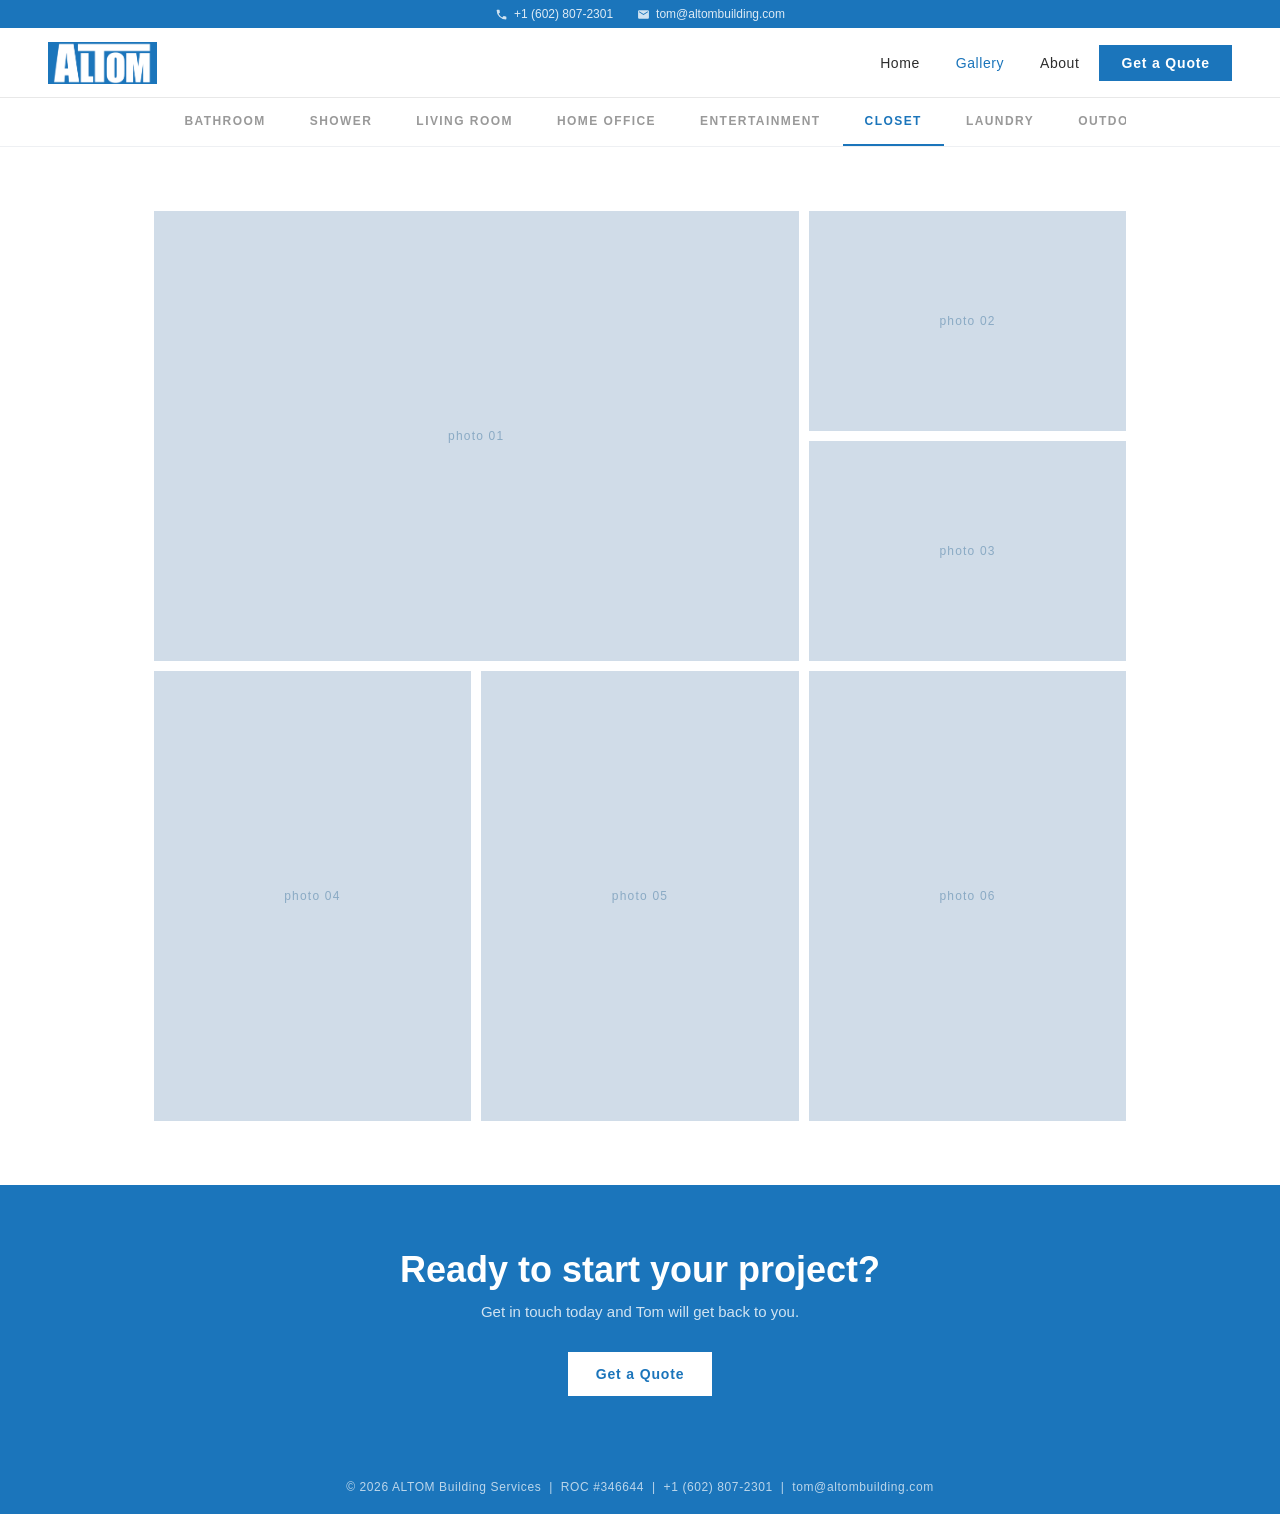
<file: gallery-closet.html>
<!DOCTYPE html>
<html lang="en">
<head>
  <meta charset="UTF-8">
  <meta name="viewport" content="width=device-width, initial-scale=1.0">
  <title>Closet Renovation | ALTOM Building Services | Phoenix</title>
  <link rel="canonical" href="https://altombuilding.com/gallery-closet">
  <link rel="preconnect" href="https://fonts.googleapis.com">
  <link href="https://fonts.googleapis.com/css2?family=Raleway:wght@300;400;600;700&family=Playfair+Display:wght@400;700&display=swap" rel="stylesheet">
  <link rel="stylesheet" href="style.css?v=4">
  <style>
    .sg-grid {
      display: grid;
      grid-template-columns: repeat(6, 1fr);
      grid-auto-rows: 220px;
      gap: 10px;
      padding: 64px 12%;
      background: white;
    }
    .sg-tile {
      overflow: hidden;
      position: relative;
      background: #d0dce8;
    }
    .sg-tile .img-placeholder {
      position: absolute;
      inset: 0;
      display: flex;
      align-items: center;
      justify-content: center;
      font-size: 12px;
      color: #8aaac4;
      letter-spacing: 0.1em;
    }
    .sg-tile img {
      position: absolute;
      inset: 0;
      width: 100%;
      height: 100%;
      object-fit: cover;
      display: block;
      transition: transform 0.4s ease;
    }
    .sg-tile:hover img { transform: scale(1.03); }
    .sg-p1 { grid-column: 1 / span 4; grid-row: 1 / span 2; }
    .sg-p2 { grid-column: 5 / span 2; grid-row: 1; }
    .sg-p3 { grid-column: 5 / span 2; grid-row: 2; }
    .sg-p4 { grid-column: 1 / span 2; grid-row: 3 / span 2; }
    .sg-p5 { grid-column: 3 / span 2; grid-row: 3 / span 2; }
    .sg-p6 { grid-column: 5 / span 2; grid-row: 3 / span 2; }

    @media (max-width: 768px) {
      .sg-grid {
        grid-template-columns: 1fr !important;
        grid-auto-rows: 200px !important;
        padding: 16px 16px 40px !important;
        gap: 8px !important;
      }
      .sg-p1, .sg-p2, .sg-p3, .sg-p4, .sg-p5, .sg-p6 {
        grid-column: auto !important;
        grid-row: auto !important;
      }
    }
  </style>
  <!-- Security headers -->
  <meta http-equiv="X-Frame-Options" content="DENY">
  <meta http-equiv="X-Content-Type-Options" content="nosniff">
  <meta http-equiv="Referrer-Policy" content="strict-origin-when-cross-origin">
  <meta http-equiv="Content-Security-Policy" content="default-src 'self'; style-src 'self' 'unsafe-inline' https://fonts.googleapis.com; font-src https://fonts.gstatic.com; img-src 'self' data: https://www.google-analytics.com; script-src 'self' 'unsafe-inline' https://www.googletagmanager.com https://www.google-analytics.com; connect-src https://www.google-analytics.com https://analytics.google.com; frame-ancestors 'none';">
  <meta name="description" content="Custom closet builds and renovations in Phoenix by ALTOM Building Services. Walk-in wardrobes and fitted storage solutions.">
  <link rel="sitemap" type="application/xml" href="/sitemap.xml">
  <!-- Open Graph -->
  <meta property="og:type" content="website">
  <meta property="og:site_name" content="ALTOM Building Services">
  <meta property="og:url" content="https://altombuilding.com/gallery-closet">
  <meta property="og:title" content="Closet Renovation | ALTOM Building Services | Phoenix">
  <meta property="og:description" content="Custom closet builds and renovations in Phoenix by ALTOM Building Services. Walk-in wardrobes and fitted storage solutions.">
  <meta property="og:image" content="https://altombuilding.com/og-image.jpg">
  <meta property="og:image:width" content="1200">
  <meta property="og:image:height" content="630">
  <!-- Twitter/X Card -->
  <meta name="twitter:card" content="summary_large_image">
  <meta name="twitter:title" content="Closet Renovation | ALTOM Building Services | Phoenix">
  <meta name="twitter:description" content="Custom closet builds and renovations in Phoenix by ALTOM Building Services. Walk-in wardrobes and fitted storage solutions.">
  <meta name="twitter:image" content="https://altombuilding.com/og-image.jpg">
  <link rel="icon" type="image/png" sizes="32x32" href="/favicon.png">
  <link rel="icon" type="image/x-icon" href="/favicon.ico">
  <link rel="shortcut icon" href="/favicon.ico">
  <!-- Google Analytics -->
  <script async src="https://www.googletagmanager.com/gtag/js?id=G-QDEFGLJ42B"></script>
  <script>
    window.dataLayer = window.dataLayer || [];
    function gtag(){dataLayer.push(arguments);}
    gtag('js', new Date());
    gtag('config', 'G-QDEFGLJ42B');
  </script>
</head>
<body>

  <div class="top-bar">
    <a href="tel:6028072301">
      <svg width="13" height="13" viewBox="0 0 24 24" style="fill:rgba(255,255,255,0.8);flex-shrink:0;"><path d="M6.62 10.79a15.05 15.05 0 006.59 6.59l2.2-2.2a1 1 0 011.01-.24 11.47 11.47 0 003.58.57 1 1 0 011 1V20a1 1 0 01-1 1A17 17 0 013 4a1 1 0 011-1h3.5a1 1 0 011 1 11.47 11.47 0 00.57 3.57 1 1 0 01-.25 1.02l-2.2 2.2z"/></svg>
      +1 (602) 807-2301
    </a>
    <a href="mailto:tom@altombuilding.com">
      <svg width="13" height="13" viewBox="0 0 24 24" style="fill:rgba(255,255,255,0.8);flex-shrink:0;"><path d="M20 4H4a2 2 0 00-2 2v12a2 2 0 002 2h16a2 2 0 002-2V6a2 2 0 00-2-2zm0 4l-8 5-8-5V6l8 5 8-5v2z"/></svg>
      tom@altombuilding.com
    </a>
  </div>

  <header class="header-modern">
    <a href="/" class="logo-modern"><img src="logo.png" alt="ALTOM Building Services"></a>
    <nav class="nav-modern">
      <ul>
        <li><a href="/">Home</a></li>
        <li><a href="/gallery" class="active">Gallery</a></li>
        <li><a href="/about">About</a></li>
        <li><a href="/contact" class="nav-cta">Get a Quote</a></li>
      </ul>
    </nav>
    <button class="nav-hamburger" id="nav-hamburger" aria-label="Open menu">
      <span></span><span></span><span></span>
    </button>
  </header>

  
  <nav class="gallery-sub-nav">
    <div class="gallery-sub-nav-inner">
      <a href="/gallery-kitchen" class="gsn-link">Kitchen</a>
      <a href="/gallery-bathroom" class="gsn-link">Bathroom</a>
      <a href="/gallery-shower" class="gsn-link">Shower</a>
      <a href="/gallery-living-room" class="gsn-link">Living Room</a>
      <a href="/gallery-home-office" class="gsn-link">Home Office</a>
      <a href="/gallery-entertainment" class="gsn-link">Entertainment</a>
      <a href="/gallery-closet" class="gsn-link gsn-active">Closet</a>
      <a href="/gallery-laundry" class="gsn-link">Laundry</a>
      <a href="/gallery-outdoor" class="gsn-link">Outdoor Living</a>
    </div>
  </nav>

  <div class="sg-grid">
    <div class="sg-tile sg-p1"><div class="img-placeholder">photo 01</div></div>
    <div class="sg-tile sg-p2"><div class="img-placeholder">photo 02</div></div>
    <div class="sg-tile sg-p3"><div class="img-placeholder">photo 03</div></div>
    <div class="sg-tile sg-p4"><div class="img-placeholder">photo 04</div></div>
    <div class="sg-tile sg-p5"><div class="img-placeholder">photo 05</div></div>
    <div class="sg-tile sg-p6"><div class="img-placeholder">photo 06</div></div>
  </div>

  <section class="about-cta-banner">
    <h2>Ready to start your project?</h2>
    <p>Get in touch today and Tom will get back to you.</p>
    <a href="/contact" class="cta-modern">Get a Quote</a>
  </section>

  <footer>
    &copy; 2026 ALTOM Building Services &nbsp;|&nbsp; ROC #346644 &nbsp;|&nbsp; +1 (602) 807-2301 &nbsp;|&nbsp; tom@altombuilding.com
  </footer>

  <script>
    document.getElementById('nav-hamburger').addEventListener('click', function() {
      document.querySelector('.nav-modern').classList.toggle('nav-open');
      this.classList.toggle('is-open');
    });
  </script>
</body>
</html>
</file>
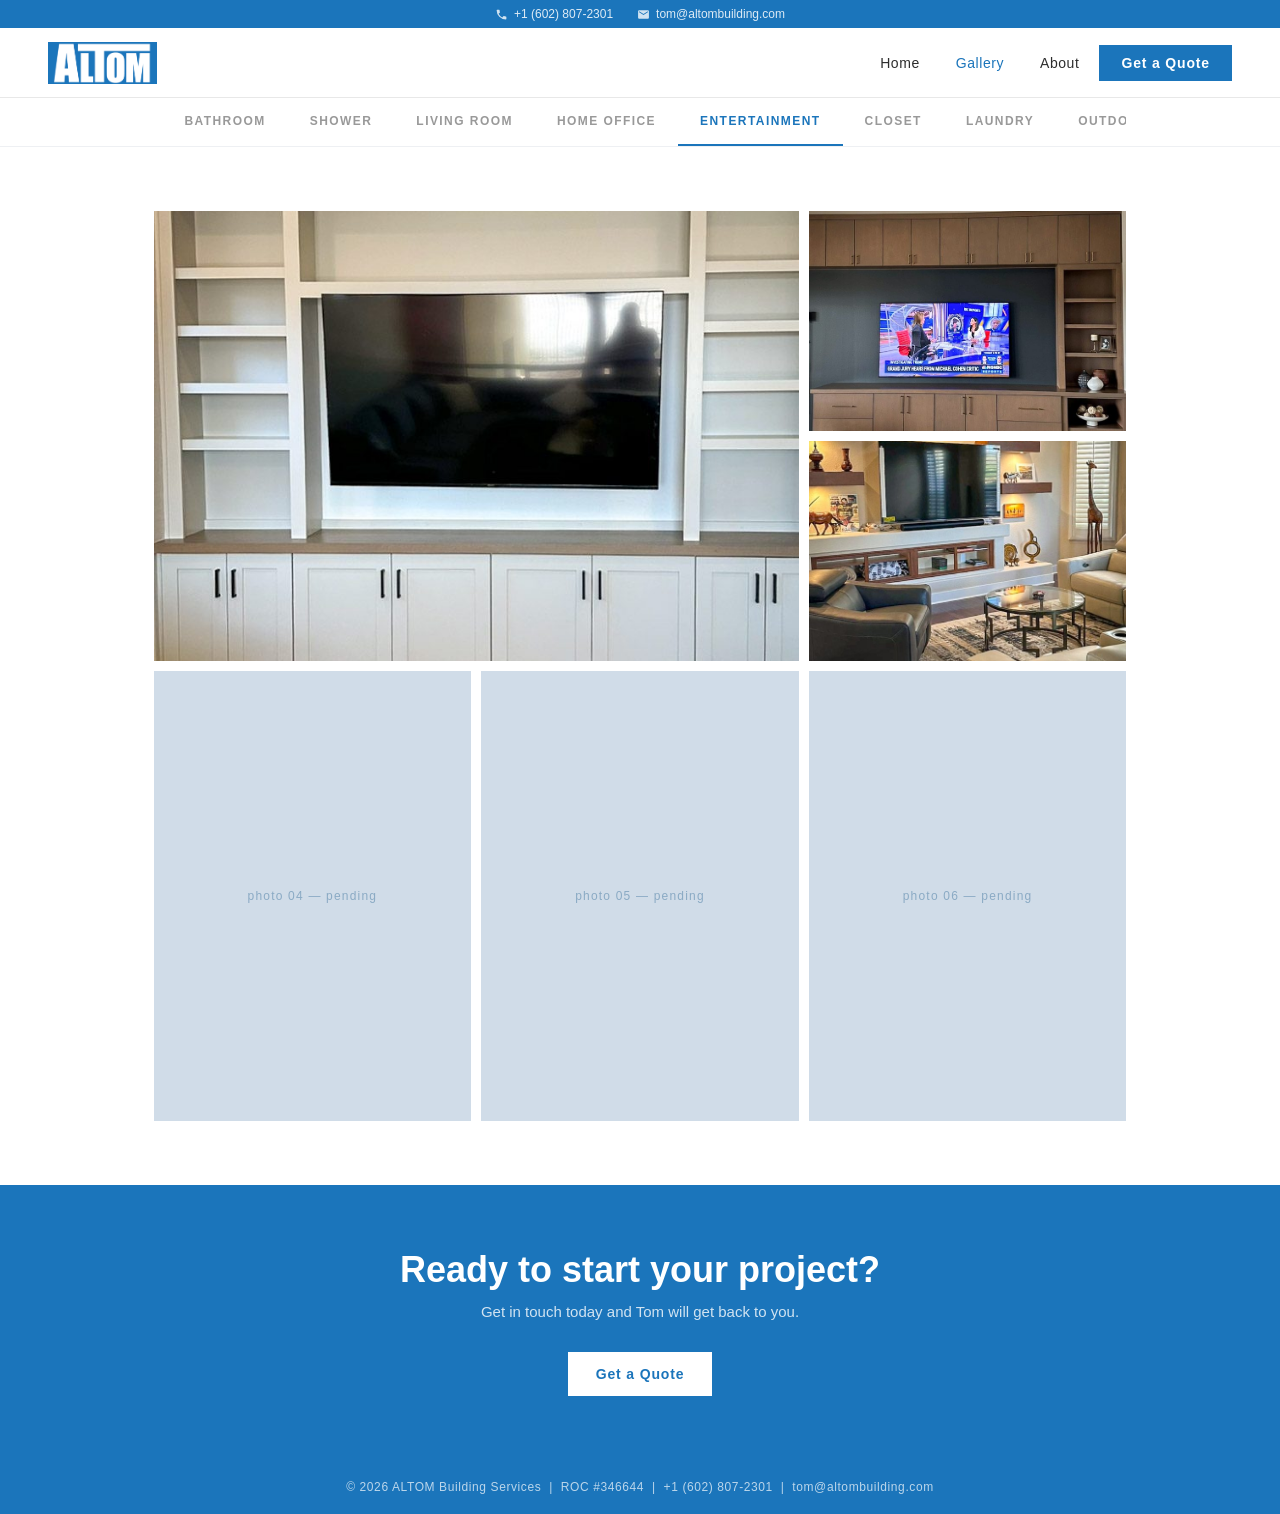
<file: gallery-entertainment.html>
<!DOCTYPE html>
<html lang="en">
<head>
  <meta charset="UTF-8">
  <meta name="viewport" content="width=device-width, initial-scale=1.0">
  <title>Entertainment Wall | ALTOM Building Services | Phoenix</title>
  <link rel="canonical" href="https://altombuilding.com/gallery-entertainment">
  <link rel="preconnect" href="https://fonts.googleapis.com">
  <link href="https://fonts.googleapis.com/css2?family=Raleway:wght@300;400;600;700&family=Playfair+Display:wght@400;700&display=swap" rel="stylesheet">
  <link rel="stylesheet" href="style.css?v=4">
  <style>
    .sg-grid {
      display: grid;
      grid-template-columns: repeat(6, 1fr);
      grid-auto-rows: 220px;
      gap: 10px;
      padding: 64px 12%;
      background: white;
    }
    .sg-tile {
      overflow: hidden;
      position: relative;
      background: #d0dce8;
    }
    .sg-tile .img-placeholder {
      position: absolute;
      inset: 0;
      display: flex;
      align-items: center;
      justify-content: center;
      font-size: 12px;
      color: #8aaac4;
      letter-spacing: 0.1em;
    }
    .sg-tile img {
      position: absolute;
      inset: 0;
      width: 100%;
      height: 100%;
      object-fit: cover;
      display: block;
      transition: transform 0.4s ease;
    }
    .sg-tile:hover img { transform: scale(1.03); }
    .sg-p1 { grid-column: 1 / span 4; grid-row: 1 / span 2; }
    .sg-p2 { grid-column: 5 / span 2; grid-row: 1; }
    .sg-p3 { grid-column: 5 / span 2; grid-row: 2; }
    .sg-p4 { grid-column: 1 / span 2; grid-row: 3 / span 2; }
    .sg-p5 { grid-column: 3 / span 2; grid-row: 3 / span 2; }
    .sg-p6 { grid-column: 5 / span 2; grid-row: 3 / span 2; }

    @media (max-width: 768px) {
      .sg-grid {
        grid-template-columns: 1fr !important;
        grid-auto-rows: 200px !important;
        padding: 16px 16px 40px !important;
        gap: 8px !important;
      }
      .sg-p1, .sg-p2, .sg-p3, .sg-p4, .sg-p5, .sg-p6 {
        grid-column: auto !important;
        grid-row: auto !important;
      }
    }
  </style>
  <!-- Security headers -->
  <meta http-equiv="X-Frame-Options" content="DENY">
  <meta http-equiv="X-Content-Type-Options" content="nosniff">
  <meta http-equiv="Referrer-Policy" content="strict-origin-when-cross-origin">
  <meta http-equiv="Content-Security-Policy" content="default-src 'self'; style-src 'self' 'unsafe-inline' https://fonts.googleapis.com; font-src https://fonts.gstatic.com; img-src 'self' data: https://www.google-analytics.com; script-src 'self' 'unsafe-inline' https://www.googletagmanager.com https://www.google-analytics.com; connect-src https://www.google-analytics.com https://analytics.google.com; frame-ancestors 'none';">
  <meta name="description" content="Custom entertainment wall builds in Phoenix by ALTOM Building Services. Built-in media units and feature walls by a trusted local contractor.">
  <link rel="sitemap" type="application/xml" href="/sitemap.xml">
  <!-- Open Graph -->
  <meta property="og:type" content="website">
  <meta property="og:site_name" content="ALTOM Building Services">
  <meta property="og:url" content="https://altombuilding.com/gallery-entertainment">
  <meta property="og:title" content="Entertainment Wall | ALTOM Building Services | Phoenix">
  <meta property="og:description" content="Custom entertainment wall builds in Phoenix by ALTOM Building Services. Built-in media units and feature walls by a trusted local contractor.">
  <meta property="og:image" content="https://altombuilding.com/og-image.jpg">
  <meta property="og:image:width" content="1200">
  <meta property="og:image:height" content="630">
  <!-- Twitter/X Card -->
  <meta name="twitter:card" content="summary_large_image">
  <meta name="twitter:title" content="Entertainment Wall | ALTOM Building Services | Phoenix">
  <meta name="twitter:description" content="Custom entertainment wall builds in Phoenix by ALTOM Building Services. Built-in media units and feature walls by a trusted local contractor.">
  <meta name="twitter:image" content="https://altombuilding.com/og-image.jpg">
  <link rel="icon" type="image/png" sizes="32x32" href="/favicon.png">
  <link rel="icon" type="image/x-icon" href="/favicon.ico">
  <link rel="shortcut icon" href="/favicon.ico">
  <!-- Google Analytics -->
  <script async src="https://www.googletagmanager.com/gtag/js?id=G-QDEFGLJ42B"></script>
  <script>
    window.dataLayer = window.dataLayer || [];
    function gtag(){dataLayer.push(arguments);}
    gtag('js', new Date());
    gtag('config', 'G-QDEFGLJ42B');
  </script>
</head>
<body>

  <div class="top-bar">
    <a href="tel:6028072301">
      <svg width="13" height="13" viewBox="0 0 24 24" style="fill:rgba(255,255,255,0.8);flex-shrink:0;"><path d="M6.62 10.79a15.05 15.05 0 006.59 6.59l2.2-2.2a1 1 0 011.01-.24 11.47 11.47 0 003.58.57 1 1 0 011 1V20a1 1 0 01-1 1A17 17 0 013 4a1 1 0 011-1h3.5a1 1 0 011 1 11.47 11.47 0 00.57 3.57 1 1 0 01-.25 1.02l-2.2 2.2z"/></svg>
      +1 (602) 807-2301
    </a>
    <a href="mailto:tom@altombuilding.com">
      <svg width="13" height="13" viewBox="0 0 24 24" style="fill:rgba(255,255,255,0.8);flex-shrink:0;"><path d="M20 4H4a2 2 0 00-2 2v12a2 2 0 002 2h16a2 2 0 002-2V6a2 2 0 00-2-2zm0 4l-8 5-8-5V6l8 5 8-5v2z"/></svg>
      tom@altombuilding.com
    </a>
  </div>

  <header class="header-modern">
    <a href="/" class="logo-modern"><img src="logo.png" alt="ALTOM Building Services"></a>
    <nav class="nav-modern">
      <ul>
        <li><a href="/">Home</a></li>
        <li><a href="/gallery" class="active">Gallery</a></li>
        <li><a href="/about">About</a></li>
        <li><a href="/contact" class="nav-cta">Get a Quote</a></li>
      </ul>
    </nav>
    <button class="nav-hamburger" id="nav-hamburger" aria-label="Open menu">
      <span></span><span></span><span></span>
    </button>
  </header>

  
  <nav class="gallery-sub-nav">
    <div class="gallery-sub-nav-inner">
      <a href="/gallery-kitchen" class="gsn-link">Kitchen</a>
      <a href="/gallery-bathroom" class="gsn-link">Bathroom</a>
      <a href="/gallery-shower" class="gsn-link">Shower</a>
      <a href="/gallery-living-room" class="gsn-link">Living Room</a>
      <a href="/gallery-home-office" class="gsn-link">Home Office</a>
      <a href="/gallery-entertainment" class="gsn-link gsn-active">Entertainment</a>
      <a href="/gallery-closet" class="gsn-link">Closet</a>
      <a href="/gallery-laundry" class="gsn-link">Laundry</a>
      <a href="/gallery-outdoor" class="gsn-link">Outdoor Living</a>
    </div>
  </nav>

  <div class="sg-grid">
    <div class="sg-tile sg-p1"><img src="/images/gallery/entertainment-finished-1.jpg" alt="Entertainment wall Phoenix" style="position:absolute;inset:0;width:100%;height:100%;object-fit:cover;"></div>
    <div class="sg-tile sg-p2"><img src="/images/gallery/entertainment-finished-2.jpg" alt="Entertainment wall Phoenix" style="position:absolute;inset:0;width:100%;height:100%;object-fit:cover;"></div>
    <div class="sg-tile sg-p3"><img src="/images/gallery/entertainment-finished-3.jpg" alt="Entertainment wall Phoenix" style="position:absolute;inset:0;width:100%;height:100%;object-fit:cover;"></div>
    <div class="sg-tile sg-p4"><div class="img-placeholder">photo 04 — pending</div></div>
    <div class="sg-tile sg-p5"><div class="img-placeholder">photo 05 — pending</div></div>
    <div class="sg-tile sg-p6"><div class="img-placeholder">photo 06 — pending</div></div>
  </div>

  <section class="about-cta-banner">
    <h2>Ready to start your project?</h2>
    <p>Get in touch today and Tom will get back to you.</p>
    <a href="/contact" class="cta-modern">Get a Quote</a>
  </section>

  <footer>
    &copy; 2026 ALTOM Building Services &nbsp;|&nbsp; ROC #346644 &nbsp;|&nbsp; +1 (602) 807-2301 &nbsp;|&nbsp; tom@altombuilding.com
  </footer>

  <script>
    document.getElementById('nav-hamburger').addEventListener('click', function() {
      document.querySelector('.nav-modern').classList.toggle('nav-open');
      this.classList.toggle('is-open');
    });
  </script>
</body>
</html>
</file>
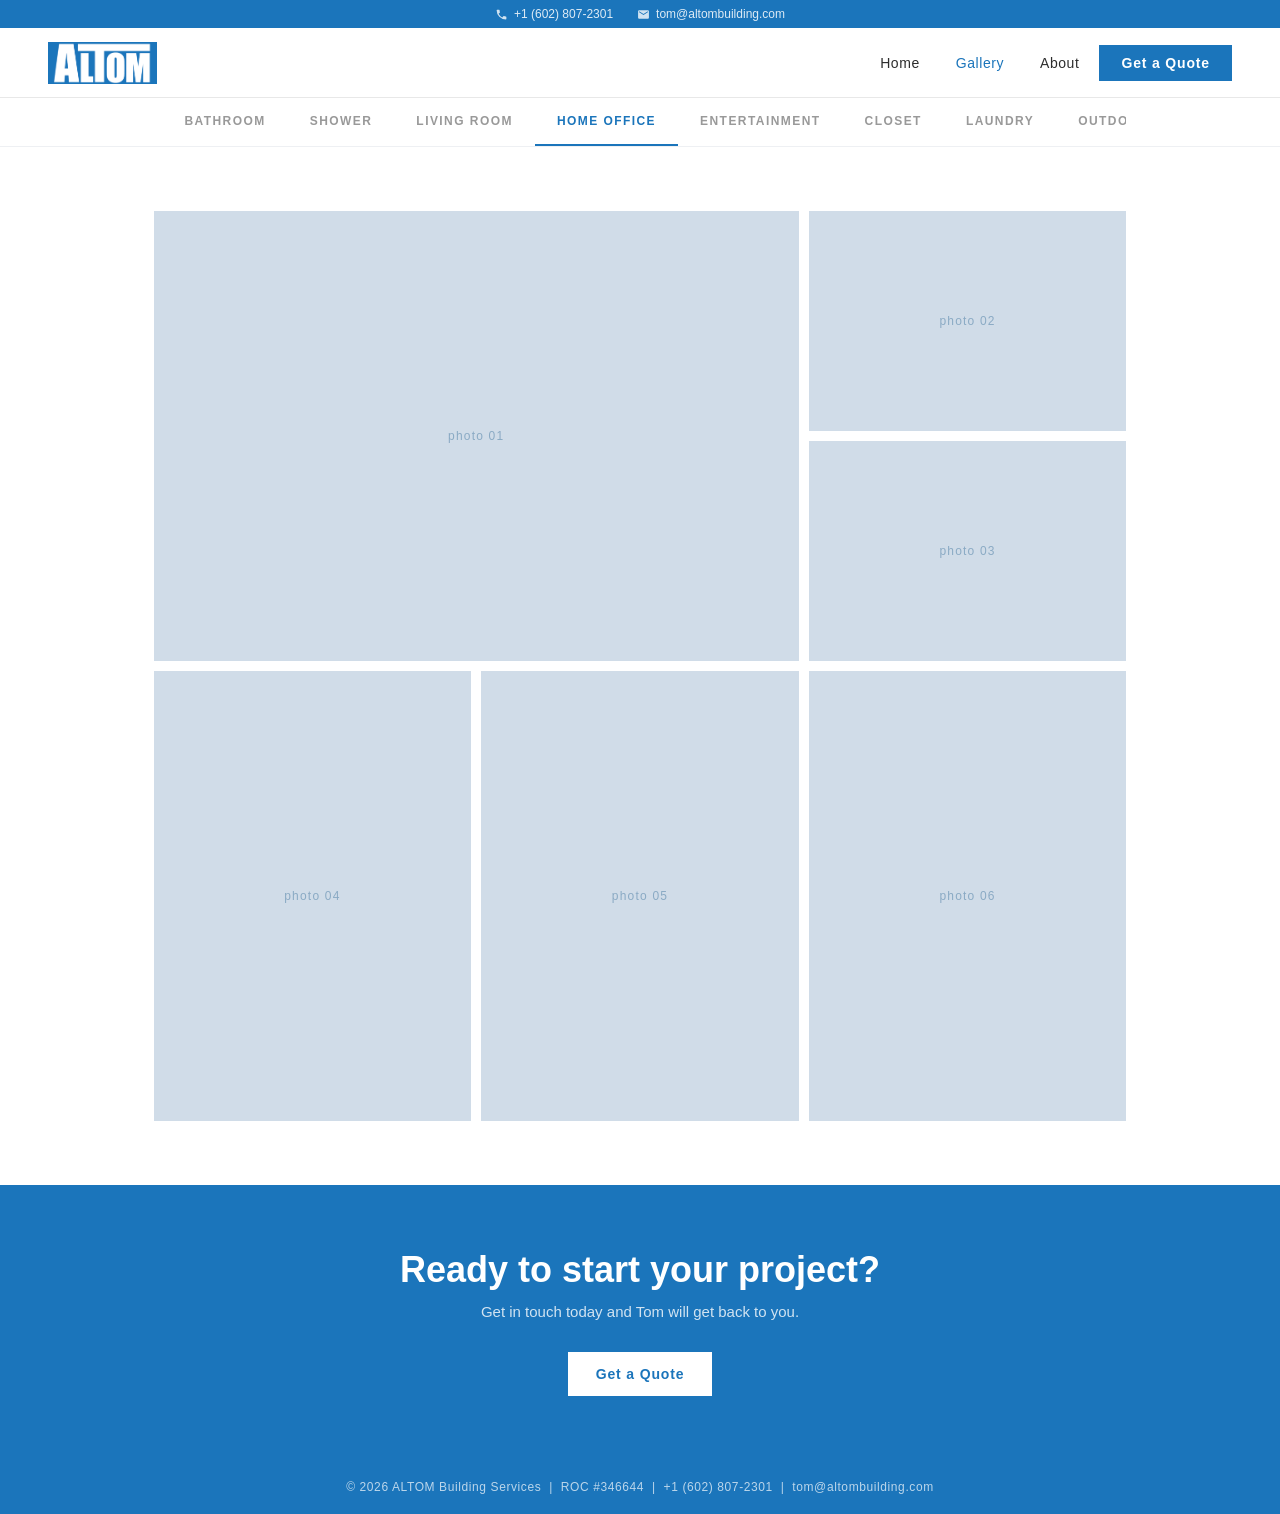
<file: gallery-home-office.html>
<!DOCTYPE html>
<html lang="en">
<head>
  <meta charset="UTF-8">
  <meta name="viewport" content="width=device-width, initial-scale=1.0">
  <title>Home Office Renovation | ALTOM Building Services | Phoenix</title>
  <link rel="canonical" href="https://altombuilding.com/gallery-home-office">
  <link rel="preconnect" href="https://fonts.googleapis.com">
  <link href="https://fonts.googleapis.com/css2?family=Raleway:wght@300;400;600;700&family=Playfair+Display:wght@400;700&display=swap" rel="stylesheet">
  <link rel="stylesheet" href="style.css?v=4">
  <style>
    .sg-grid {
      display: grid;
      grid-template-columns: repeat(6, 1fr);
      grid-auto-rows: 220px;
      gap: 10px;
      padding: 64px 12%;
      background: white;
    }
    .sg-tile {
      overflow: hidden;
      position: relative;
      background: #d0dce8;
    }
    .sg-tile .img-placeholder {
      position: absolute;
      inset: 0;
      display: flex;
      align-items: center;
      justify-content: center;
      font-size: 12px;
      color: #8aaac4;
      letter-spacing: 0.1em;
    }
    .sg-tile img {
      position: absolute;
      inset: 0;
      width: 100%;
      height: 100%;
      object-fit: cover;
      display: block;
      transition: transform 0.4s ease;
    }
    .sg-tile:hover img { transform: scale(1.03); }
    .sg-p1 { grid-column: 1 / span 4; grid-row: 1 / span 2; }
    .sg-p2 { grid-column: 5 / span 2; grid-row: 1; }
    .sg-p3 { grid-column: 5 / span 2; grid-row: 2; }
    .sg-p4 { grid-column: 1 / span 2; grid-row: 3 / span 2; }
    .sg-p5 { grid-column: 3 / span 2; grid-row: 3 / span 2; }
    .sg-p6 { grid-column: 5 / span 2; grid-row: 3 / span 2; }

    @media (max-width: 768px) {
      .sg-grid {
        grid-template-columns: 1fr !important;
        grid-auto-rows: 200px !important;
        padding: 16px 16px 40px !important;
        gap: 8px !important;
      }
      .sg-p1, .sg-p2, .sg-p3, .sg-p4, .sg-p5, .sg-p6 {
        grid-column: auto !important;
        grid-row: auto !important;
      }
    }
  </style>
  <!-- Security headers -->
  <meta http-equiv="X-Frame-Options" content="DENY">
  <meta http-equiv="X-Content-Type-Options" content="nosniff">
  <meta http-equiv="Referrer-Policy" content="strict-origin-when-cross-origin">
  <meta http-equiv="Content-Security-Policy" content="default-src 'self'; style-src 'self' 'unsafe-inline' https://fonts.googleapis.com; font-src https://fonts.gstatic.com; img-src 'self' data: https://www.google-analytics.com; script-src 'self' 'unsafe-inline' https://www.googletagmanager.com https://www.google-analytics.com; connect-src https://www.google-analytics.com https://analytics.google.com; frame-ancestors 'none';">
  <meta name="description" content="Custom home office builds and renovations in Phoenix by ALTOM Building Services. Built-in storage, fitted desks and full room transformations.">
  <link rel="sitemap" type="application/xml" href="/sitemap.xml">
  <!-- Open Graph -->
  <meta property="og:type" content="website">
  <meta property="og:site_name" content="ALTOM Building Services">
  <meta property="og:url" content="https://altombuilding.com/gallery-home-office">
  <meta property="og:title" content="Home Office Renovation | ALTOM Building Services | Phoenix">
  <meta property="og:description" content="Custom home office builds and renovations in Phoenix by ALTOM Building Services. Built-in storage, fitted desks and full room transformations.">
  <meta property="og:image" content="https://altombuilding.com/og-image.jpg">
  <meta property="og:image:width" content="1200">
  <meta property="og:image:height" content="630">
  <!-- Twitter/X Card -->
  <meta name="twitter:card" content="summary_large_image">
  <meta name="twitter:title" content="Home Office Renovation | ALTOM Building Services | Phoenix">
  <meta name="twitter:description" content="Custom home office builds and renovations in Phoenix by ALTOM Building Services. Built-in storage, fitted desks and full room transformations.">
  <meta name="twitter:image" content="https://altombuilding.com/og-image.jpg">
  <link rel="icon" type="image/png" sizes="32x32" href="/favicon.png">
  <link rel="icon" type="image/x-icon" href="/favicon.ico">
  <link rel="shortcut icon" href="/favicon.ico">
  <!-- Google Analytics -->
  <script async src="https://www.googletagmanager.com/gtag/js?id=G-QDEFGLJ42B"></script>
  <script>
    window.dataLayer = window.dataLayer || [];
    function gtag(){dataLayer.push(arguments);}
    gtag('js', new Date());
    gtag('config', 'G-QDEFGLJ42B');
  </script>
</head>
<body>

  <div class="top-bar">
    <a href="tel:6028072301">
      <svg width="13" height="13" viewBox="0 0 24 24" style="fill:rgba(255,255,255,0.8);flex-shrink:0;"><path d="M6.62 10.79a15.05 15.05 0 006.59 6.59l2.2-2.2a1 1 0 011.01-.24 11.47 11.47 0 003.58.57 1 1 0 011 1V20a1 1 0 01-1 1A17 17 0 013 4a1 1 0 011-1h3.5a1 1 0 011 1 11.47 11.47 0 00.57 3.57 1 1 0 01-.25 1.02l-2.2 2.2z"/></svg>
      +1 (602) 807-2301
    </a>
    <a href="mailto:tom@altombuilding.com">
      <svg width="13" height="13" viewBox="0 0 24 24" style="fill:rgba(255,255,255,0.8);flex-shrink:0;"><path d="M20 4H4a2 2 0 00-2 2v12a2 2 0 002 2h16a2 2 0 002-2V6a2 2 0 00-2-2zm0 4l-8 5-8-5V6l8 5 8-5v2z"/></svg>
      tom@altombuilding.com
    </a>
  </div>

  <header class="header-modern">
    <a href="/" class="logo-modern"><img src="logo.png" alt="ALTOM Building Services"></a>
    <nav class="nav-modern">
      <ul>
        <li><a href="/">Home</a></li>
        <li><a href="/gallery" class="active">Gallery</a></li>
        <li><a href="/about">About</a></li>
        <li><a href="/contact" class="nav-cta">Get a Quote</a></li>
      </ul>
    </nav>
    <button class="nav-hamburger" id="nav-hamburger" aria-label="Open menu">
      <span></span><span></span><span></span>
    </button>
  </header>

  
  <nav class="gallery-sub-nav">
    <div class="gallery-sub-nav-inner">
      <a href="/gallery-kitchen" class="gsn-link">Kitchen</a>
      <a href="/gallery-bathroom" class="gsn-link">Bathroom</a>
      <a href="/gallery-shower" class="gsn-link">Shower</a>
      <a href="/gallery-living-room" class="gsn-link">Living Room</a>
      <a href="/gallery-home-office" class="gsn-link gsn-active">Home Office</a>
      <a href="/gallery-entertainment" class="gsn-link">Entertainment</a>
      <a href="/gallery-closet" class="gsn-link">Closet</a>
      <a href="/gallery-laundry" class="gsn-link">Laundry</a>
      <a href="/gallery-outdoor" class="gsn-link">Outdoor Living</a>
    </div>
  </nav>

  <div class="sg-grid">
    <div class="sg-tile sg-p1"><div class="img-placeholder">photo 01</div></div>
    <div class="sg-tile sg-p2"><div class="img-placeholder">photo 02</div></div>
    <div class="sg-tile sg-p3"><div class="img-placeholder">photo 03</div></div>
    <div class="sg-tile sg-p4"><div class="img-placeholder">photo 04</div></div>
    <div class="sg-tile sg-p5"><div class="img-placeholder">photo 05</div></div>
    <div class="sg-tile sg-p6"><div class="img-placeholder">photo 06</div></div>
  </div>

  <section class="about-cta-banner">
    <h2>Ready to start your project?</h2>
    <p>Get in touch today and Tom will get back to you.</p>
    <a href="/contact" class="cta-modern">Get a Quote</a>
  </section>

  <footer>
    &copy; 2026 ALTOM Building Services &nbsp;|&nbsp; ROC #346644 &nbsp;|&nbsp; +1 (602) 807-2301 &nbsp;|&nbsp; tom@altombuilding.com
  </footer>

  <script>
    document.getElementById('nav-hamburger').addEventListener('click', function() {
      document.querySelector('.nav-modern').classList.toggle('nav-open');
      this.classList.toggle('is-open');
    });
  </script>
</body>
</html>
</file>
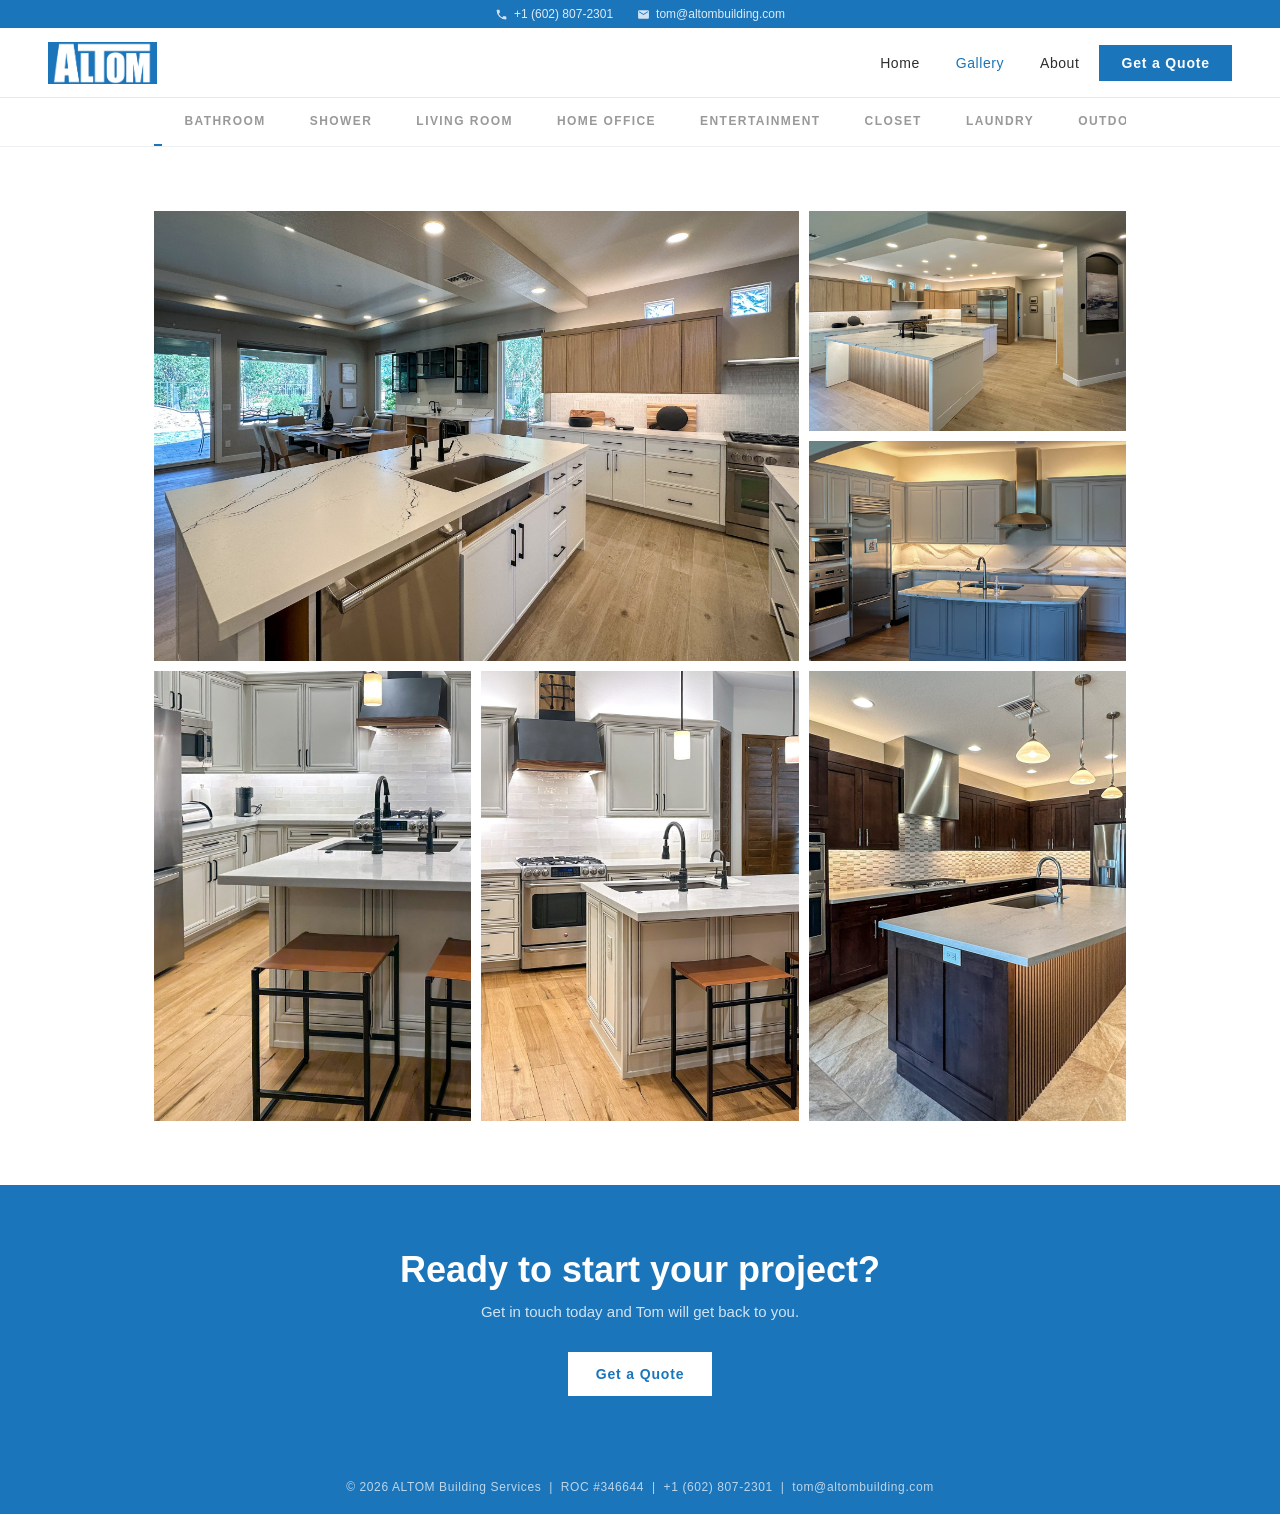
<file: gallery-kitchen.html>
<!DOCTYPE html>
<html lang="en">
<head>
  <meta charset="UTF-8">
  <meta name="viewport" content="width=device-width, initial-scale=1.0">
  <title>Kitchen Remodeling | ALTOM Building Services | Phoenix</title>
  <link rel="canonical" href="https://altombuilding.com/gallery-kitchen">
  <link rel="preconnect" href="https://fonts.googleapis.com">
  <link href="https://fonts.googleapis.com/css2?family=Raleway:wght@300;400;600;700&family=Playfair+Display:wght@400;700&display=swap" rel="stylesheet">
  <link rel="stylesheet" href="style.css?v=4">
  <style>
    .sg-grid {
      display: grid;
      grid-template-columns: repeat(6, 1fr);
      grid-auto-rows: 220px;
      gap: 10px;
      padding: 64px 12%;
      background: white;
    }
    .sg-tile {
      overflow: hidden;
      position: relative;
      background: #d0dce8;
    }
    .sg-tile .img-placeholder {
      position: absolute;
      inset: 0;
      display: flex;
      align-items: center;
      justify-content: center;
      font-size: 12px;
      color: #8aaac4;
      letter-spacing: 0.1em;
    }
    .sg-tile img {
      position: absolute;
      inset: 0;
      width: 100%;
      height: 100%;
      object-fit: cover;
      display: block;
      transition: transform 0.4s ease;
    }
    .sg-tile:hover img { transform: scale(1.03); }
    .sg-p1 { grid-column: 1 / span 4; grid-row: 1 / span 2; }
    .sg-p2 { grid-column: 5 / span 2; grid-row: 1; }
    .sg-p3 { grid-column: 5 / span 2; grid-row: 2; }
    .sg-p4 { grid-column: 1 / span 2; grid-row: 3 / span 2; }
    .sg-p5 { grid-column: 3 / span 2; grid-row: 3 / span 2; }
    .sg-p6 { grid-column: 5 / span 2; grid-row: 3 / span 2; }

    @media (max-width: 768px) {
      .sg-grid {
        grid-template-columns: 1fr !important;
        grid-auto-rows: 200px !important;
        padding: 16px 16px 40px !important;
        gap: 8px !important;
      }
      .sg-p1, .sg-p2, .sg-p3, .sg-p4, .sg-p5, .sg-p6 {
        grid-column: auto !important;
        grid-row: auto !important;
      }
    }
  </style>
  <!-- Security headers -->
  <meta http-equiv="X-Frame-Options" content="DENY">
  <meta http-equiv="X-Content-Type-Options" content="nosniff">
  <meta http-equiv="Referrer-Policy" content="strict-origin-when-cross-origin">
  <meta http-equiv="Content-Security-Policy" content="default-src 'self'; style-src 'self' 'unsafe-inline' https://fonts.googleapis.com; font-src https://fonts.gstatic.com; img-src 'self' data: https://www.google-analytics.com; script-src 'self' 'unsafe-inline' https://www.googletagmanager.com https://www.google-analytics.com; connect-src https://www.google-analytics.com https://analytics.google.com; frame-ancestors 'none';">
  <meta name="description" content="Browse ALTOM kitchen remodeling projects in Phoenix. Custom cabinetry, countertops and full kitchen renovations by a trusted local contractor.">
  <link rel="sitemap" type="application/xml" href="/sitemap.xml">
  <!-- Open Graph -->
  <meta property="og:type" content="website">
  <meta property="og:site_name" content="ALTOM Building Services">
  <meta property="og:url" content="https://altombuilding.com/gallery-kitchen">
  <meta property="og:title" content="Kitchen Remodeling | ALTOM Building Services | Phoenix">
  <meta property="og:description" content="Browse ALTOM kitchen remodeling projects in Phoenix. Custom cabinetry, countertops and full kitchen renovations by a trusted local contractor.">
  <meta property="og:image" content="https://altombuilding.com/og-image.jpg">
  <meta property="og:image:width" content="1200">
  <meta property="og:image:height" content="630">
  <!-- Twitter/X Card -->
  <meta name="twitter:card" content="summary_large_image">
  <meta name="twitter:title" content="Kitchen Remodeling | ALTOM Building Services | Phoenix">
  <meta name="twitter:description" content="Browse ALTOM kitchen remodeling projects in Phoenix. Custom cabinetry, countertops and full kitchen renovations by a trusted local contractor.">
  <meta name="twitter:image" content="https://altombuilding.com/og-image.jpg">
  <link rel="icon" type="image/png" sizes="32x32" href="/favicon.png">
  <link rel="icon" type="image/x-icon" href="/favicon.ico">
  <link rel="shortcut icon" href="/favicon.ico">
  <!-- Google Analytics -->
  <script async src="https://www.googletagmanager.com/gtag/js?id=G-QDEFGLJ42B"></script>
  <script>
    window.dataLayer = window.dataLayer || [];
    function gtag(){dataLayer.push(arguments);}
    gtag('js', new Date());
    gtag('config', 'G-QDEFGLJ42B');
  </script>
</head>
<body>

  <div class="top-bar">
    <a href="tel:6028072301">
      <svg width="13" height="13" viewBox="0 0 24 24" style="fill:rgba(255,255,255,0.8);flex-shrink:0;"><path d="M6.62 10.79a15.05 15.05 0 006.59 6.59l2.2-2.2a1 1 0 011.01-.24 11.47 11.47 0 003.58.57 1 1 0 011 1V20a1 1 0 01-1 1A17 17 0 013 4a1 1 0 011-1h3.5a1 1 0 011 1 11.47 11.47 0 00.57 3.57 1 1 0 01-.25 1.02l-2.2 2.2z"/></svg>
      +1 (602) 807-2301
    </a>
    <a href="mailto:tom@altombuilding.com">
      <svg width="13" height="13" viewBox="0 0 24 24" style="fill:rgba(255,255,255,0.8);flex-shrink:0;"><path d="M20 4H4a2 2 0 00-2 2v12a2 2 0 002 2h16a2 2 0 002-2V6a2 2 0 00-2-2zm0 4l-8 5-8-5V6l8 5 8-5v2z"/></svg>
      tom@altombuilding.com
    </a>
  </div>

  <header class="header-modern">
    <a href="/" class="logo-modern"><img src="logo.png" alt="ALTOM Building Services"></a>
    <nav class="nav-modern">
      <ul>
        <li><a href="/">Home</a></li>
        <li><a href="/gallery" class="active">Gallery</a></li>
        <li><a href="/about">About</a></li>
        <li><a href="/contact" class="nav-cta">Get a Quote</a></li>
      </ul>
    </nav>
    <button class="nav-hamburger" id="nav-hamburger" aria-label="Open menu">
      <span></span><span></span><span></span>
    </button>
  </header>

  
  <nav class="gallery-sub-nav">
    <div class="gallery-sub-nav-inner">
      <a href="/gallery-kitchen" class="gsn-link gsn-active">Kitchen</a>
      <a href="/gallery-bathroom" class="gsn-link">Bathroom</a>
      <a href="/gallery-shower" class="gsn-link">Shower</a>
      <a href="/gallery-living-room" class="gsn-link">Living Room</a>
      <a href="/gallery-home-office" class="gsn-link">Home Office</a>
      <a href="/gallery-entertainment" class="gsn-link">Entertainment</a>
      <a href="/gallery-closet" class="gsn-link">Closet</a>
      <a href="/gallery-laundry" class="gsn-link">Laundry</a>
      <a href="/gallery-outdoor" class="gsn-link">Outdoor Living</a>
    </div>
  </nav>

  <div class="sg-grid">
    <div class="sg-tile sg-p1"><img src="/images/gallery/kitchen-open-plan-1.jpg" alt="Kitchen open plan renovation Phoenix" style="position:absolute;inset:0;width:100%;height:100%;object-fit:cover;"></div>
    <div class="sg-tile sg-p2"><img src="/images/gallery/kitchen-open-plan-2.jpg" alt="Kitchen double island renovation Phoenix" style="position:absolute;inset:0;width:100%;height:100%;object-fit:cover;"></div>
    <div class="sg-tile sg-p3"><img src="/images/gallery/kitchen-island-1.jpg" alt="Kitchen island renovation Phoenix" style="position:absolute;inset:0;width:100%;height:100%;object-fit:cover;"></div>
    <div class="sg-tile sg-p4"><img src="/images/gallery/kitchen-traditional-1.jpg" alt="Traditional kitchen renovation Phoenix" style="position:absolute;inset:0;width:100%;height:100%;object-fit:cover;"></div>
    <div class="sg-tile sg-p5"><img src="/images/gallery/kitchen-traditional-2.jpg" alt="Traditional kitchen renovation Phoenix" style="position:absolute;inset:0;width:100%;height:100%;object-fit:cover;"></div>
    <div class="sg-tile sg-p6"><img src="/images/heroes/kitchen-dark-cabinets-1.jpg" alt="Dark cabinet kitchen renovation Phoenix" style="position:absolute;inset:0;width:100%;height:100%;object-fit:cover;"></div>
  </div>

  <section class="about-cta-banner">
    <h2>Ready to start your project?</h2>
    <p>Get in touch today and Tom will get back to you.</p>
    <a href="/contact" class="cta-modern">Get a Quote</a>
  </section>

  <footer>
    &copy; 2026 ALTOM Building Services &nbsp;|&nbsp; ROC #346644 &nbsp;|&nbsp; +1 (602) 807-2301 &nbsp;|&nbsp; tom@altombuilding.com
  </footer>

  <script>
    document.getElementById('nav-hamburger').addEventListener('click', function() {
      document.querySelector('.nav-modern').classList.toggle('nav-open');
      this.classList.toggle('is-open');
    });
  </script>
</body>
</html>
</file>
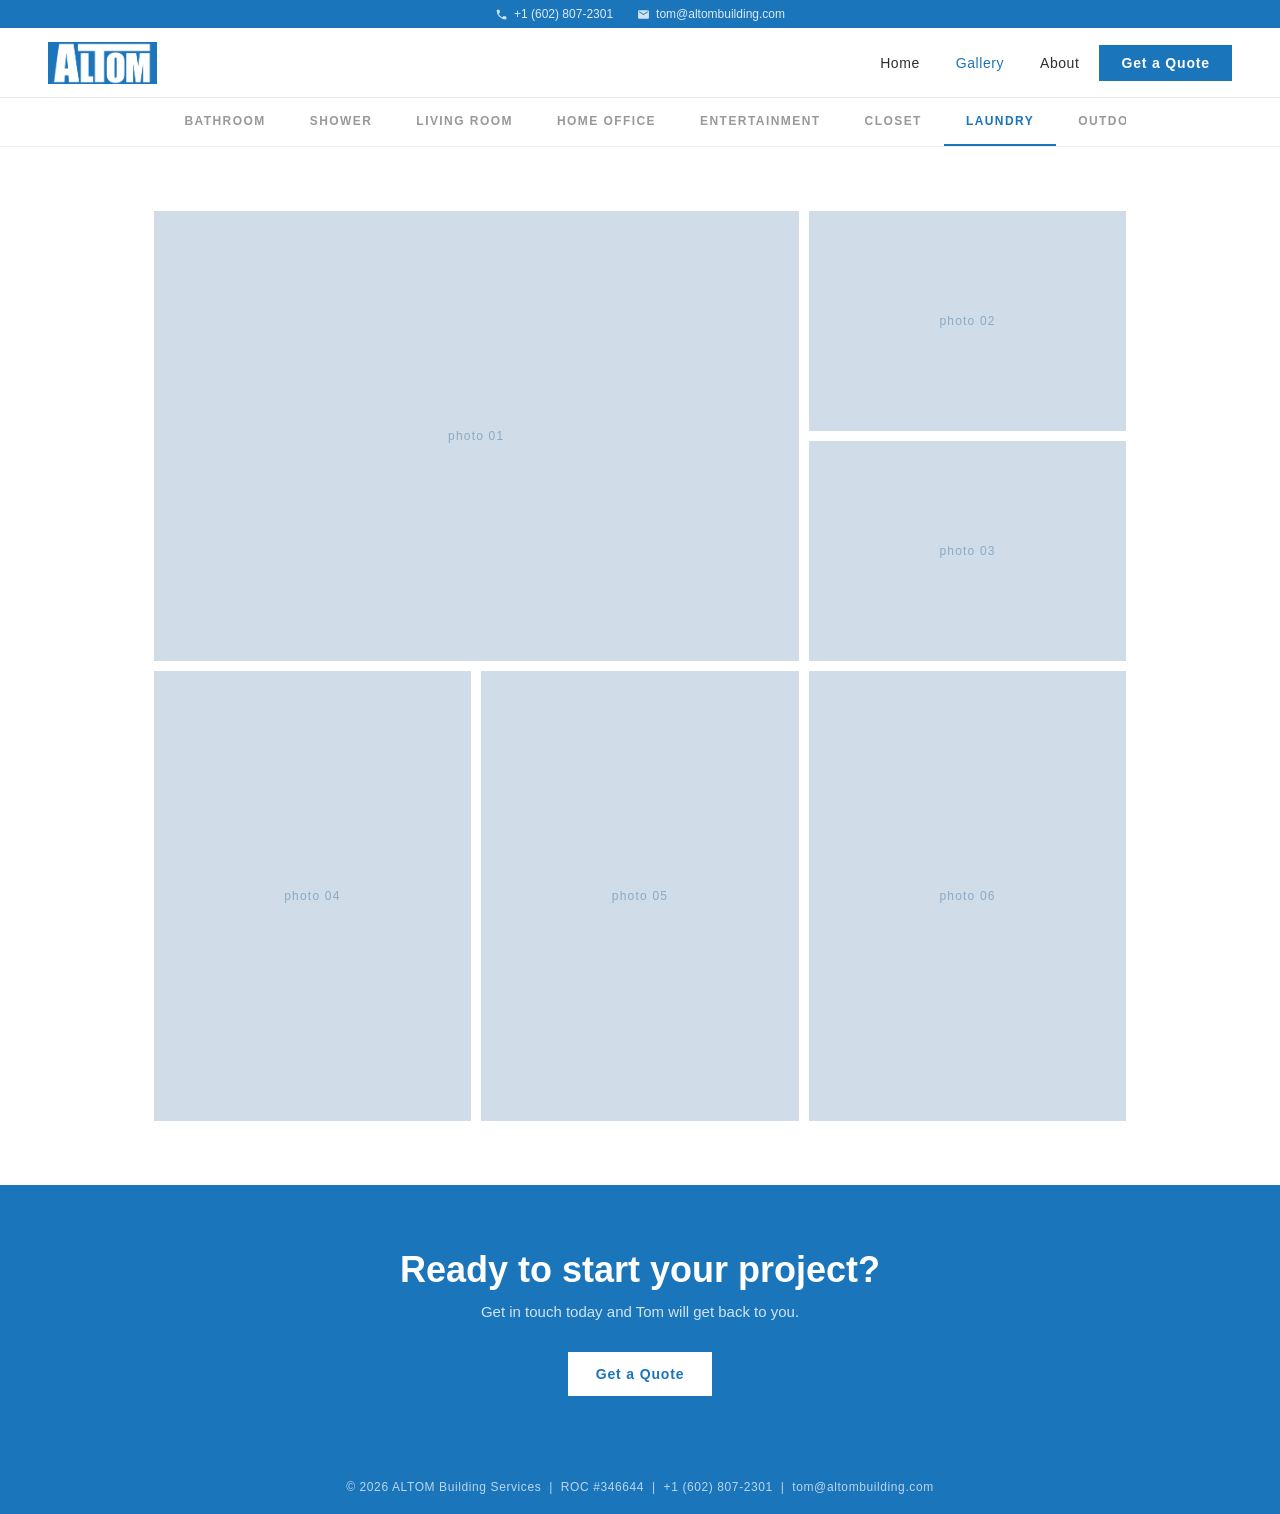
<file: gallery-laundry.html>
<!DOCTYPE html>
<html lang="en">
<head>
  <meta charset="UTF-8">
  <meta name="viewport" content="width=device-width, initial-scale=1.0">
  <title>Laundry Room Renovation | ALTOM Building Services | Phoenix</title>
  <link rel="canonical" href="https://altombuilding.com/gallery-laundry">
  <link rel="preconnect" href="https://fonts.googleapis.com">
  <link href="https://fonts.googleapis.com/css2?family=Raleway:wght@300;400;600;700&family=Playfair+Display:wght@400;700&display=swap" rel="stylesheet">
  <link rel="stylesheet" href="style.css?v=4">
  <style>
    .sg-grid {
      display: grid;
      grid-template-columns: repeat(6, 1fr);
      grid-auto-rows: 220px;
      gap: 10px;
      padding: 64px 12%;
      background: white;
    }
    .sg-tile {
      overflow: hidden;
      position: relative;
      background: #d0dce8;
    }
    .sg-tile .img-placeholder {
      position: absolute;
      inset: 0;
      display: flex;
      align-items: center;
      justify-content: center;
      font-size: 12px;
      color: #8aaac4;
      letter-spacing: 0.1em;
    }
    .sg-tile img {
      position: absolute;
      inset: 0;
      width: 100%;
      height: 100%;
      object-fit: cover;
      display: block;
      transition: transform 0.4s ease;
    }
    .sg-tile:hover img { transform: scale(1.03); }
    .sg-p1 { grid-column: 1 / span 4; grid-row: 1 / span 2; }
    .sg-p2 { grid-column: 5 / span 2; grid-row: 1; }
    .sg-p3 { grid-column: 5 / span 2; grid-row: 2; }
    .sg-p4 { grid-column: 1 / span 2; grid-row: 3 / span 2; }
    .sg-p5 { grid-column: 3 / span 2; grid-row: 3 / span 2; }
    .sg-p6 { grid-column: 5 / span 2; grid-row: 3 / span 2; }

    @media (max-width: 768px) {
      .sg-grid {
        grid-template-columns: 1fr !important;
        grid-auto-rows: 200px !important;
        padding: 16px 16px 40px !important;
        gap: 8px !important;
      }
      .sg-p1, .sg-p2, .sg-p3, .sg-p4, .sg-p5, .sg-p6 {
        grid-column: auto !important;
        grid-row: auto !important;
      }
    }
  </style>
  <!-- Security headers -->
  <meta http-equiv="X-Frame-Options" content="DENY">
  <meta http-equiv="X-Content-Type-Options" content="nosniff">
  <meta http-equiv="Referrer-Policy" content="strict-origin-when-cross-origin">
  <meta http-equiv="Content-Security-Policy" content="default-src 'self'; style-src 'self' 'unsafe-inline' https://fonts.googleapis.com; font-src https://fonts.gstatic.com; img-src 'self' data: https://www.google-analytics.com; script-src 'self' 'unsafe-inline' https://www.googletagmanager.com https://www.google-analytics.com; connect-src https://www.google-analytics.com https://analytics.google.com; frame-ancestors 'none';">
  <meta name="description" content="Laundry room renovations in Phoenix by ALTOM Building Services. Practical, well-designed spaces built to last.">
  <link rel="sitemap" type="application/xml" href="/sitemap.xml">
  <!-- Open Graph -->
  <meta property="og:type" content="website">
  <meta property="og:site_name" content="ALTOM Building Services">
  <meta property="og:url" content="https://altombuilding.com/gallery-laundry">
  <meta property="og:title" content="Laundry Room Renovation | ALTOM Building Services | Phoenix">
  <meta property="og:description" content="Laundry room renovations in Phoenix by ALTOM Building Services. Practical, well-designed spaces built to last.">
  <meta property="og:image" content="https://altombuilding.com/og-image.jpg">
  <meta property="og:image:width" content="1200">
  <meta property="og:image:height" content="630">
  <!-- Twitter/X Card -->
  <meta name="twitter:card" content="summary_large_image">
  <meta name="twitter:title" content="Laundry Room Renovation | ALTOM Building Services | Phoenix">
  <meta name="twitter:description" content="Laundry room renovations in Phoenix by ALTOM Building Services. Practical, well-designed spaces built to last.">
  <meta name="twitter:image" content="https://altombuilding.com/og-image.jpg">
  <link rel="icon" type="image/png" sizes="32x32" href="/favicon.png">
  <link rel="icon" type="image/x-icon" href="/favicon.ico">
  <link rel="shortcut icon" href="/favicon.ico">
  <!-- Google Analytics -->
  <script async src="https://www.googletagmanager.com/gtag/js?id=G-QDEFGLJ42B"></script>
  <script>
    window.dataLayer = window.dataLayer || [];
    function gtag(){dataLayer.push(arguments);}
    gtag('js', new Date());
    gtag('config', 'G-QDEFGLJ42B');
  </script>
</head>
<body>

  <div class="top-bar">
    <a href="tel:6028072301">
      <svg width="13" height="13" viewBox="0 0 24 24" style="fill:rgba(255,255,255,0.8);flex-shrink:0;"><path d="M6.62 10.79a15.05 15.05 0 006.59 6.59l2.2-2.2a1 1 0 011.01-.24 11.47 11.47 0 003.58.57 1 1 0 011 1V20a1 1 0 01-1 1A17 17 0 013 4a1 1 0 011-1h3.5a1 1 0 011 1 11.47 11.47 0 00.57 3.57 1 1 0 01-.25 1.02l-2.2 2.2z"/></svg>
      +1 (602) 807-2301
    </a>
    <a href="mailto:tom@altombuilding.com">
      <svg width="13" height="13" viewBox="0 0 24 24" style="fill:rgba(255,255,255,0.8);flex-shrink:0;"><path d="M20 4H4a2 2 0 00-2 2v12a2 2 0 002 2h16a2 2 0 002-2V6a2 2 0 00-2-2zm0 4l-8 5-8-5V6l8 5 8-5v2z"/></svg>
      tom@altombuilding.com
    </a>
  </div>

  <header class="header-modern">
    <a href="/" class="logo-modern"><img src="logo.png" alt="ALTOM Building Services"></a>
    <nav class="nav-modern">
      <ul>
        <li><a href="/">Home</a></li>
        <li><a href="/gallery" class="active">Gallery</a></li>
        <li><a href="/about">About</a></li>
        <li><a href="/contact" class="nav-cta">Get a Quote</a></li>
      </ul>
    </nav>
    <button class="nav-hamburger" id="nav-hamburger" aria-label="Open menu">
      <span></span><span></span><span></span>
    </button>
  </header>

  
  <nav class="gallery-sub-nav">
    <div class="gallery-sub-nav-inner">
      <a href="/gallery-kitchen" class="gsn-link">Kitchen</a>
      <a href="/gallery-bathroom" class="gsn-link">Bathroom</a>
      <a href="/gallery-shower" class="gsn-link">Shower</a>
      <a href="/gallery-living-room" class="gsn-link">Living Room</a>
      <a href="/gallery-home-office" class="gsn-link">Home Office</a>
      <a href="/gallery-entertainment" class="gsn-link">Entertainment</a>
      <a href="/gallery-closet" class="gsn-link">Closet</a>
      <a href="/gallery-laundry" class="gsn-link gsn-active">Laundry</a>
      <a href="/gallery-outdoor" class="gsn-link">Outdoor Living</a>
    </div>
  </nav>

  <div class="sg-grid">
    <div class="sg-tile sg-p1"><div class="img-placeholder">photo 01</div></div>
    <div class="sg-tile sg-p2"><div class="img-placeholder">photo 02</div></div>
    <div class="sg-tile sg-p3"><div class="img-placeholder">photo 03</div></div>
    <div class="sg-tile sg-p4"><div class="img-placeholder">photo 04</div></div>
    <div class="sg-tile sg-p5"><div class="img-placeholder">photo 05</div></div>
    <div class="sg-tile sg-p6"><div class="img-placeholder">photo 06</div></div>
  </div>

  <section class="about-cta-banner">
    <h2>Ready to start your project?</h2>
    <p>Get in touch today and Tom will get back to you.</p>
    <a href="/contact" class="cta-modern">Get a Quote</a>
  </section>

  <footer>
    &copy; 2026 ALTOM Building Services &nbsp;|&nbsp; ROC #346644 &nbsp;|&nbsp; +1 (602) 807-2301 &nbsp;|&nbsp; tom@altombuilding.com
  </footer>

  <script>
    document.getElementById('nav-hamburger').addEventListener('click', function() {
      document.querySelector('.nav-modern').classList.toggle('nav-open');
      this.classList.toggle('is-open');
    });
  </script>
</body>
</html>
</file>
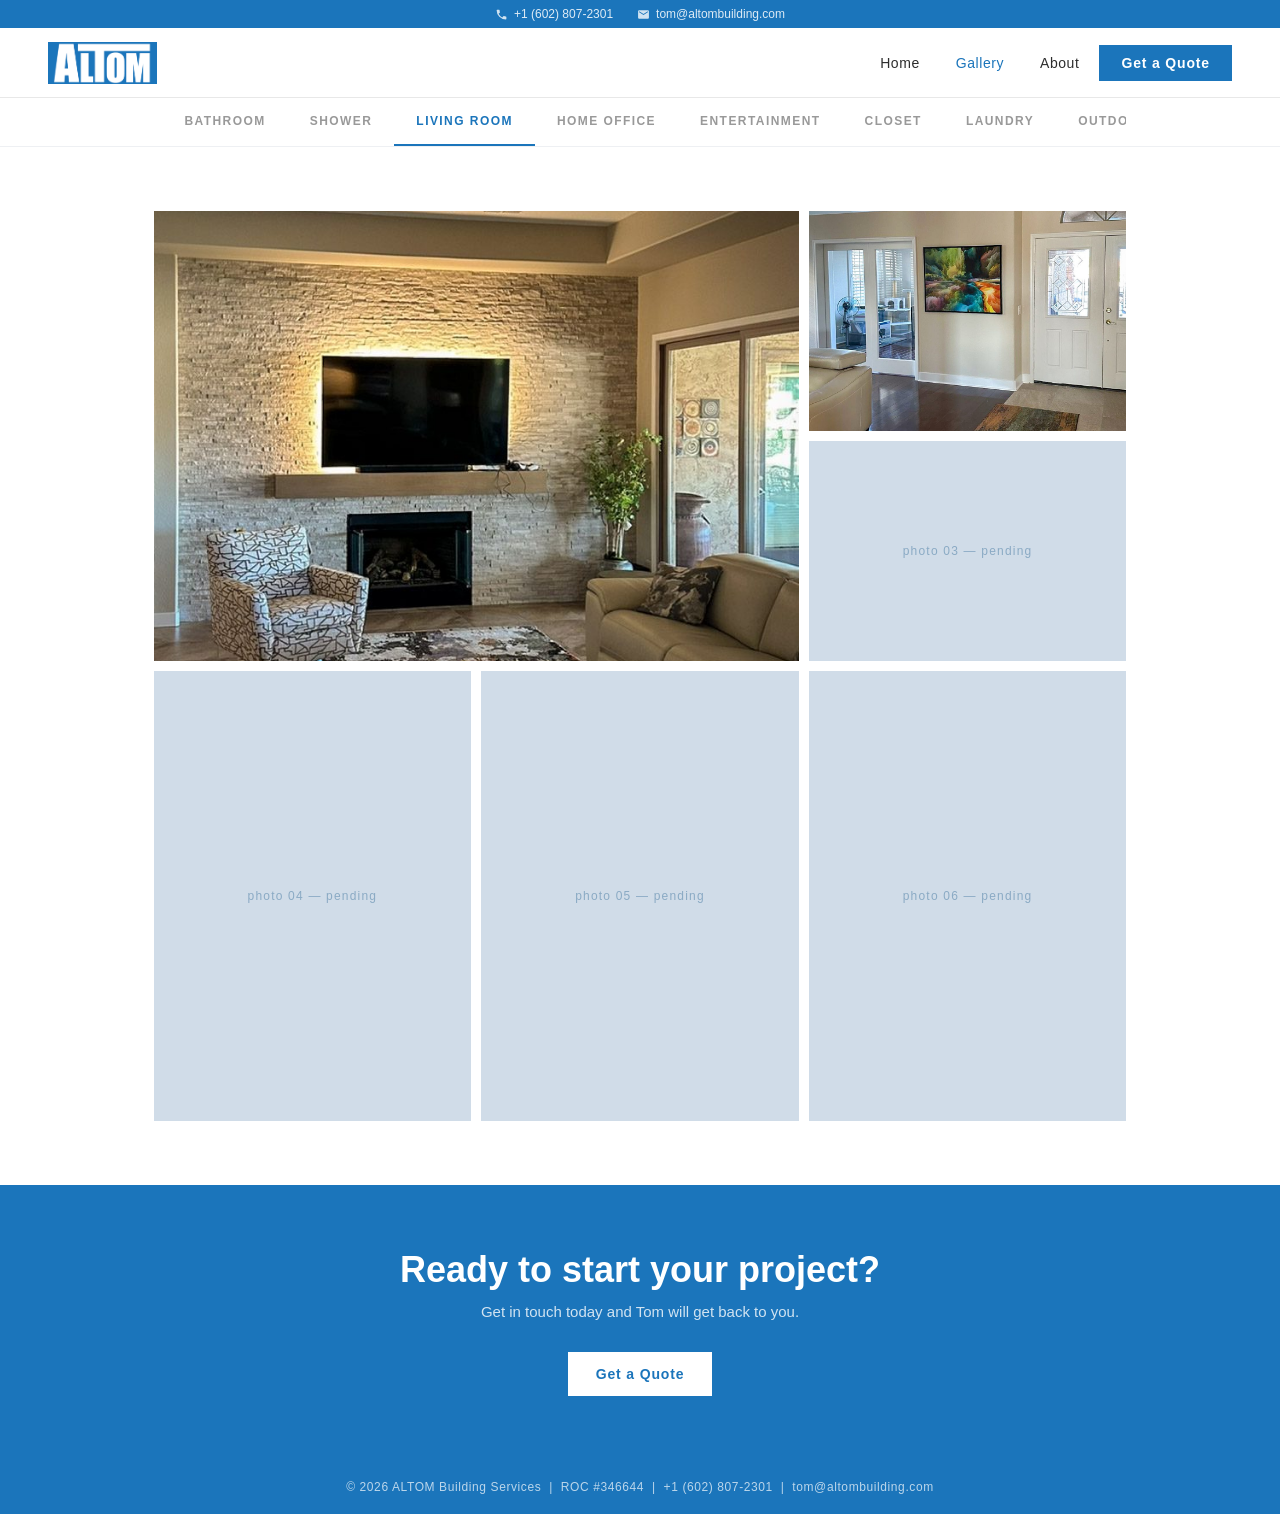
<file: gallery-living-room.html>
<!DOCTYPE html>
<html lang="en">
<head>
  <meta charset="UTF-8">
  <meta name="viewport" content="width=device-width, initial-scale=1.0">
  <title>Living Room Remodeling | ALTOM Building Services | Phoenix</title>
  <link rel="canonical" href="https://altombuilding.com/gallery-living-room">
  <link rel="preconnect" href="https://fonts.googleapis.com">
  <link href="https://fonts.googleapis.com/css2?family=Raleway:wght@300;400;600;700&family=Playfair+Display:wght@400;700&display=swap" rel="stylesheet">
  <link rel="stylesheet" href="style.css?v=4">
  <style>
    .sg-grid {
      display: grid;
      grid-template-columns: repeat(6, 1fr);
      grid-auto-rows: 220px;
      gap: 10px;
      padding: 64px 12%;
      background: white;
    }
    .sg-tile {
      overflow: hidden;
      position: relative;
      background: #d0dce8;
    }
    .sg-tile .img-placeholder {
      position: absolute;
      inset: 0;
      display: flex;
      align-items: center;
      justify-content: center;
      font-size: 12px;
      color: #8aaac4;
      letter-spacing: 0.1em;
    }
    .sg-tile img {
      position: absolute;
      inset: 0;
      width: 100%;
      height: 100%;
      object-fit: cover;
      display: block;
      transition: transform 0.4s ease;
    }
    .sg-tile:hover img { transform: scale(1.03); }
    .sg-p1 { grid-column: 1 / span 4; grid-row: 1 / span 2; }
    .sg-p2 { grid-column: 5 / span 2; grid-row: 1; }
    .sg-p3 { grid-column: 5 / span 2; grid-row: 2; }
    .sg-p4 { grid-column: 1 / span 2; grid-row: 3 / span 2; }
    .sg-p5 { grid-column: 3 / span 2; grid-row: 3 / span 2; }
    .sg-p6 { grid-column: 5 / span 2; grid-row: 3 / span 2; }

    @media (max-width: 768px) {
      .sg-grid {
        grid-template-columns: 1fr !important;
        grid-auto-rows: 200px !important;
        padding: 16px 16px 40px !important;
        gap: 8px !important;
      }
      .sg-p1, .sg-p2, .sg-p3, .sg-p4, .sg-p5, .sg-p6 {
        grid-column: auto !important;
        grid-row: auto !important;
      }
    }
  </style>
  <!-- Security headers -->
  <meta http-equiv="X-Frame-Options" content="DENY">
  <meta http-equiv="X-Content-Type-Options" content="nosniff">
  <meta http-equiv="Referrer-Policy" content="strict-origin-when-cross-origin">
  <meta http-equiv="Content-Security-Policy" content="default-src 'self'; style-src 'self' 'unsafe-inline' https://fonts.googleapis.com; font-src https://fonts.gstatic.com; img-src 'self' data: https://www.google-analytics.com; script-src 'self' 'unsafe-inline' https://www.googletagmanager.com https://www.google-analytics.com; connect-src https://www.google-analytics.com https://analytics.google.com; frame-ancestors 'none';">
  <meta name="description" content="Living room remodeling and renovation projects in Phoenix by ALTOM Building Services. See our completed work and get a free quote.">
  <link rel="sitemap" type="application/xml" href="/sitemap.xml">
  <!-- Open Graph -->
  <meta property="og:type" content="website">
  <meta property="og:site_name" content="ALTOM Building Services">
  <meta property="og:url" content="https://altombuilding.com/gallery-living-room">
  <meta property="og:title" content="Living Room Remodeling | ALTOM Building Services | Phoenix">
  <meta property="og:description" content="Living room remodeling and renovation projects in Phoenix by ALTOM Building Services. See our completed work and get a free quote.">
  <meta property="og:image" content="https://altombuilding.com/og-image.jpg">
  <meta property="og:image:width" content="1200">
  <meta property="og:image:height" content="630">
  <!-- Twitter/X Card -->
  <meta name="twitter:card" content="summary_large_image">
  <meta name="twitter:title" content="Living Room Remodeling | ALTOM Building Services | Phoenix">
  <meta name="twitter:description" content="Living room remodeling and renovation projects in Phoenix by ALTOM Building Services. See our completed work and get a free quote.">
  <meta name="twitter:image" content="https://altombuilding.com/og-image.jpg">
  <link rel="icon" type="image/png" sizes="32x32" href="/favicon.png">
  <link rel="icon" type="image/x-icon" href="/favicon.ico">
  <link rel="shortcut icon" href="/favicon.ico">
  <!-- Google Analytics -->
  <script async src="https://www.googletagmanager.com/gtag/js?id=G-QDEFGLJ42B"></script>
  <script>
    window.dataLayer = window.dataLayer || [];
    function gtag(){dataLayer.push(arguments);}
    gtag('js', new Date());
    gtag('config', 'G-QDEFGLJ42B');
  </script>
</head>
<body>

  <div class="top-bar">
    <a href="tel:6028072301">
      <svg width="13" height="13" viewBox="0 0 24 24" style="fill:rgba(255,255,255,0.8);flex-shrink:0;"><path d="M6.62 10.79a15.05 15.05 0 006.59 6.59l2.2-2.2a1 1 0 011.01-.24 11.47 11.47 0 003.58.57 1 1 0 011 1V20a1 1 0 01-1 1A17 17 0 013 4a1 1 0 011-1h3.5a1 1 0 011 1 11.47 11.47 0 00.57 3.57 1 1 0 01-.25 1.02l-2.2 2.2z"/></svg>
      +1 (602) 807-2301
    </a>
    <a href="mailto:tom@altombuilding.com">
      <svg width="13" height="13" viewBox="0 0 24 24" style="fill:rgba(255,255,255,0.8);flex-shrink:0;"><path d="M20 4H4a2 2 0 00-2 2v12a2 2 0 002 2h16a2 2 0 002-2V6a2 2 0 00-2-2zm0 4l-8 5-8-5V6l8 5 8-5v2z"/></svg>
      tom@altombuilding.com
    </a>
  </div>

  <header class="header-modern">
    <a href="/" class="logo-modern"><img src="logo.png" alt="ALTOM Building Services"></a>
    <nav class="nav-modern">
      <ul>
        <li><a href="/">Home</a></li>
        <li><a href="/gallery" class="active">Gallery</a></li>
        <li><a href="/about">About</a></li>
        <li><a href="/contact" class="nav-cta">Get a Quote</a></li>
      </ul>
    </nav>
    <button class="nav-hamburger" id="nav-hamburger" aria-label="Open menu">
      <span></span><span></span><span></span>
    </button>
  </header>

  
  <nav class="gallery-sub-nav">
    <div class="gallery-sub-nav-inner">
      <a href="/gallery-kitchen" class="gsn-link">Kitchen</a>
      <a href="/gallery-bathroom" class="gsn-link">Bathroom</a>
      <a href="/gallery-shower" class="gsn-link">Shower</a>
      <a href="/gallery-living-room" class="gsn-link gsn-active">Living Room</a>
      <a href="/gallery-home-office" class="gsn-link">Home Office</a>
      <a href="/gallery-entertainment" class="gsn-link">Entertainment</a>
      <a href="/gallery-closet" class="gsn-link">Closet</a>
      <a href="/gallery-laundry" class="gsn-link">Laundry</a>
      <a href="/gallery-outdoor" class="gsn-link">Outdoor Living</a>
    </div>
  </nav>

  <div class="sg-grid">
    <div class="sg-tile sg-p1"><img src="/images/gallery/living-room-feature-wall-1.jpg" alt="Living room feature wall Phoenix" style="position:absolute;inset:0;width:100%;height:100%;object-fit:cover;"></div>
    <div class="sg-tile sg-p2"><img src="/images/gallery/lobby-finished-1.jpg" alt="Living room renovation Phoenix" style="position:absolute;inset:0;width:100%;height:100%;object-fit:cover;"></div>
    <div class="sg-tile sg-p3"><div class="img-placeholder">photo 03 — pending</div></div>
    <div class="sg-tile sg-p4"><div class="img-placeholder">photo 04 — pending</div></div>
    <div class="sg-tile sg-p5"><div class="img-placeholder">photo 05 — pending</div></div>
    <div class="sg-tile sg-p6"><div class="img-placeholder">photo 06 — pending</div></div>
  </div>

  <section class="about-cta-banner">
    <h2>Ready to start your project?</h2>
    <p>Get in touch today and Tom will get back to you.</p>
    <a href="/contact" class="cta-modern">Get a Quote</a>
  </section>

  <footer>
    &copy; 2026 ALTOM Building Services &nbsp;|&nbsp; ROC #346644 &nbsp;|&nbsp; +1 (602) 807-2301 &nbsp;|&nbsp; tom@altombuilding.com
  </footer>

  <script>
    document.getElementById('nav-hamburger').addEventListener('click', function() {
      document.querySelector('.nav-modern').classList.toggle('nav-open');
      this.classList.toggle('is-open');
    });
  </script>
</body>
</html>
</file>
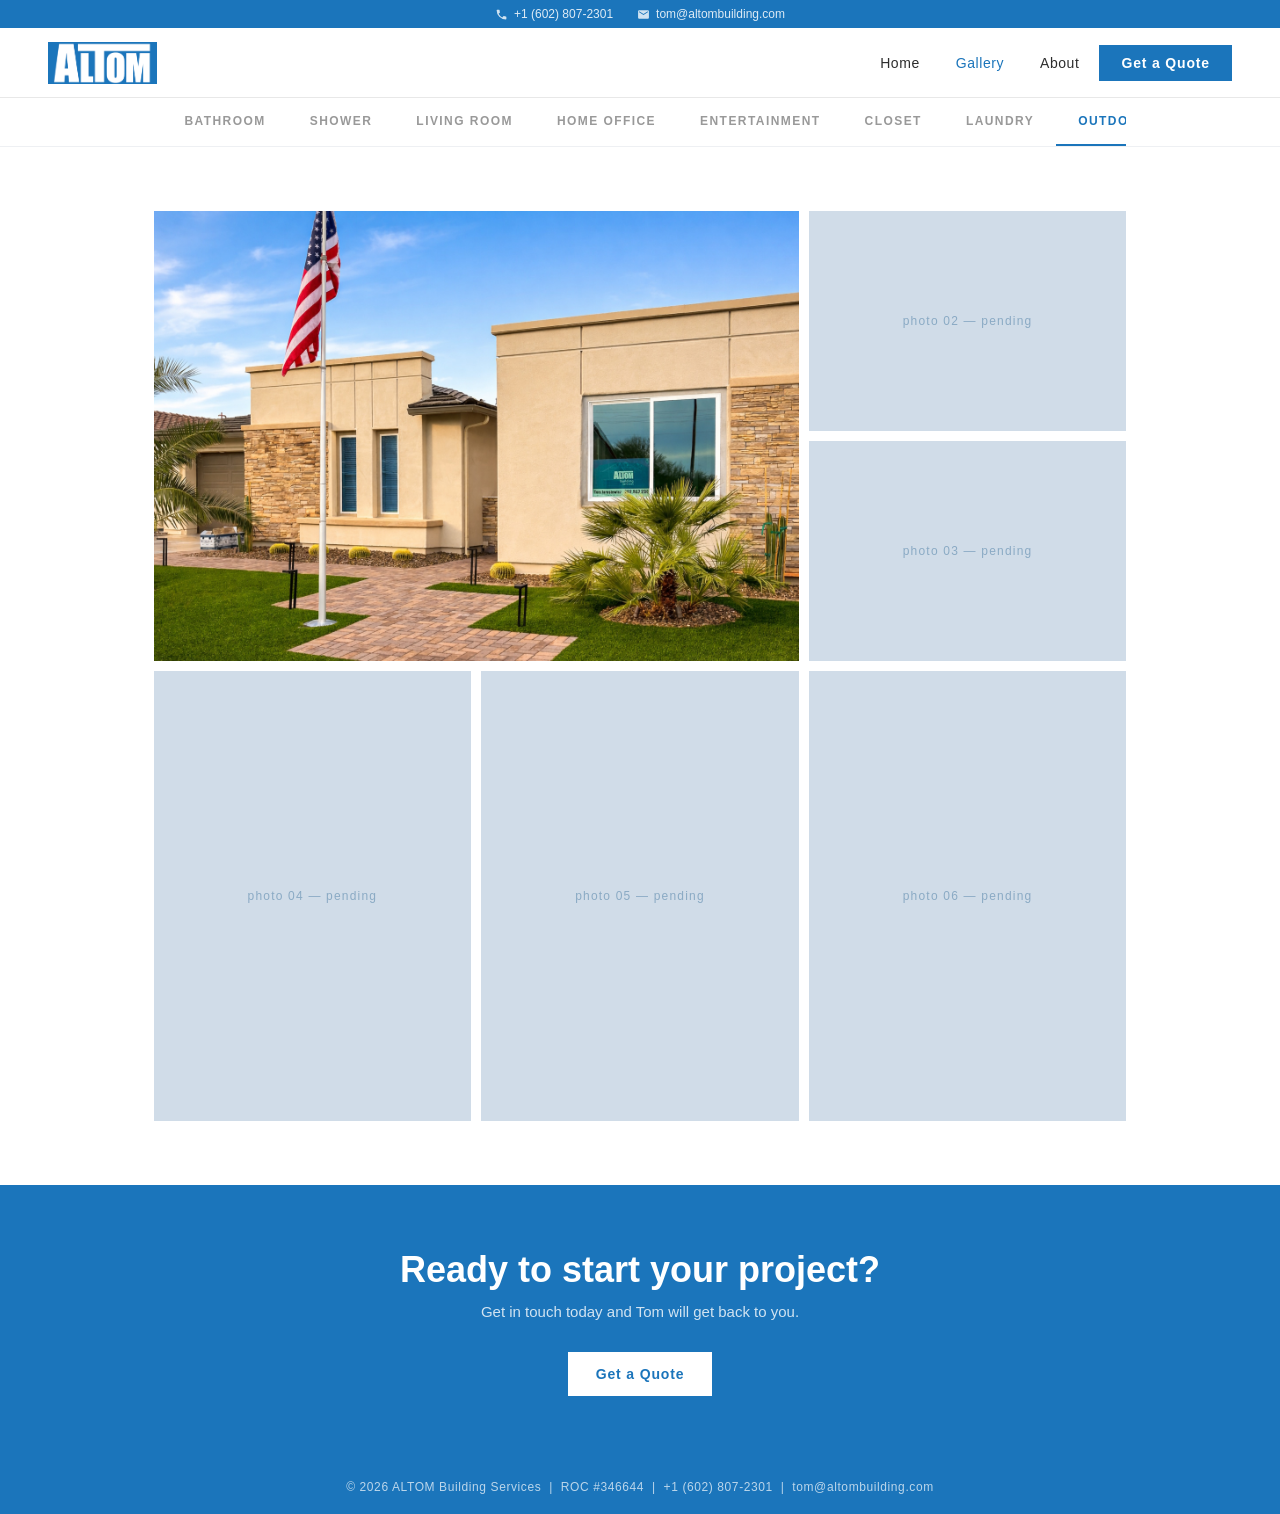
<file: gallery-outdoor.html>
<!DOCTYPE html>
<html lang="en">
<head>
  <meta charset="UTF-8">
  <meta name="viewport" content="width=device-width, initial-scale=1.0">
  <title>Outdoor Living | ALTOM Building Services | Phoenix</title>
  <link rel="canonical" href="https://altombuilding.com/gallery-outdoor">
  <link rel="preconnect" href="https://fonts.googleapis.com">
  <link href="https://fonts.googleapis.com/css2?family=Raleway:wght@300;400;600;700&family=Playfair+Display:wght@400;700&display=swap" rel="stylesheet">
  <link rel="stylesheet" href="style.css?v=4">
  <style>
    .sg-grid {
      display: grid;
      grid-template-columns: repeat(6, 1fr);
      grid-auto-rows: 220px;
      gap: 10px;
      padding: 64px 12%;
      background: white;
    }
    .sg-tile {
      overflow: hidden;
      position: relative;
      background: #d0dce8;
    }
    .sg-tile .img-placeholder {
      position: absolute;
      inset: 0;
      display: flex;
      align-items: center;
      justify-content: center;
      font-size: 12px;
      color: #8aaac4;
      letter-spacing: 0.1em;
    }
    .sg-tile img {
      position: absolute;
      inset: 0;
      width: 100%;
      height: 100%;
      object-fit: cover;
      display: block;
      transition: transform 0.4s ease;
    }
    .sg-tile:hover img { transform: scale(1.03); }
    .sg-p1 { grid-column: 1 / span 4; grid-row: 1 / span 2; }
    .sg-p2 { grid-column: 5 / span 2; grid-row: 1; }
    .sg-p3 { grid-column: 5 / span 2; grid-row: 2; }
    .sg-p4 { grid-column: 1 / span 2; grid-row: 3 / span 2; }
    .sg-p5 { grid-column: 3 / span 2; grid-row: 3 / span 2; }
    .sg-p6 { grid-column: 5 / span 2; grid-row: 3 / span 2; }

    @media (max-width: 768px) {
      .sg-grid {
        grid-template-columns: 1fr !important;
        grid-auto-rows: 200px !important;
        padding: 16px 16px 40px !important;
        gap: 8px !important;
      }
      .sg-p1, .sg-p2, .sg-p3, .sg-p4, .sg-p5, .sg-p6 {
        grid-column: auto !important;
        grid-row: auto !important;
      }
    }
  </style>
  <!-- Security headers -->
  <meta http-equiv="X-Frame-Options" content="DENY">
  <meta http-equiv="X-Content-Type-Options" content="nosniff">
  <meta http-equiv="Referrer-Policy" content="strict-origin-when-cross-origin">
  <meta http-equiv="Content-Security-Policy" content="default-src 'self'; style-src 'self' 'unsafe-inline' https://fonts.googleapis.com; font-src https://fonts.gstatic.com; img-src 'self' data: https://www.google-analytics.com; script-src 'self' 'unsafe-inline' https://www.googletagmanager.com https://www.google-analytics.com; connect-src https://www.google-analytics.com https://analytics.google.com; frame-ancestors 'none';">
  <meta name="description" content="Custom outdoor living spaces in Phoenix by ALTOM Building Services. Patios, pergolas and outdoor renovations designed for Arizona living.">
  <link rel="sitemap" type="application/xml" href="/sitemap.xml">
  <!-- Open Graph -->
  <meta property="og:type" content="website">
  <meta property="og:site_name" content="ALTOM Building Services">
  <meta property="og:url" content="https://altombuilding.com/gallery-outdoor">
  <meta property="og:title" content="Outdoor Living | ALTOM Building Services | Phoenix">
  <meta property="og:description" content="Custom outdoor living spaces in Phoenix by ALTOM Building Services. Patios, pergolas and outdoor renovations designed for Arizona living.">
  <meta property="og:image" content="https://altombuilding.com/og-image.jpg">
  <meta property="og:image:width" content="1200">
  <meta property="og:image:height" content="630">
  <!-- Twitter/X Card -->
  <meta name="twitter:card" content="summary_large_image">
  <meta name="twitter:title" content="Outdoor Living | ALTOM Building Services | Phoenix">
  <meta name="twitter:description" content="Custom outdoor living spaces in Phoenix by ALTOM Building Services. Patios, pergolas and outdoor renovations designed for Arizona living.">
  <meta name="twitter:image" content="https://altombuilding.com/og-image.jpg">
  <link rel="icon" type="image/png" sizes="32x32" href="/favicon.png">
  <link rel="icon" type="image/x-icon" href="/favicon.ico">
  <link rel="shortcut icon" href="/favicon.ico">
  <!-- Google Analytics -->
  <script async src="https://www.googletagmanager.com/gtag/js?id=G-QDEFGLJ42B"></script>
  <script>
    window.dataLayer = window.dataLayer || [];
    function gtag(){dataLayer.push(arguments);}
    gtag('js', new Date());
    gtag('config', 'G-QDEFGLJ42B');
  </script>
</head>
<body>

  <div class="top-bar">
    <a href="tel:6028072301">
      <svg width="13" height="13" viewBox="0 0 24 24" style="fill:rgba(255,255,255,0.8);flex-shrink:0;"><path d="M6.62 10.79a15.05 15.05 0 006.59 6.59l2.2-2.2a1 1 0 011.01-.24 11.47 11.47 0 003.58.57 1 1 0 011 1V20a1 1 0 01-1 1A17 17 0 013 4a1 1 0 011-1h3.5a1 1 0 011 1 11.47 11.47 0 00.57 3.57 1 1 0 01-.25 1.02l-2.2 2.2z"/></svg>
      +1 (602) 807-2301
    </a>
    <a href="mailto:tom@altombuilding.com">
      <svg width="13" height="13" viewBox="0 0 24 24" style="fill:rgba(255,255,255,0.8);flex-shrink:0;"><path d="M20 4H4a2 2 0 00-2 2v12a2 2 0 002 2h16a2 2 0 002-2V6a2 2 0 00-2-2zm0 4l-8 5-8-5V6l8 5 8-5v2z"/></svg>
      tom@altombuilding.com
    </a>
  </div>

  <header class="header-modern">
    <a href="/" class="logo-modern"><img src="logo.png" alt="ALTOM Building Services"></a>
    <nav class="nav-modern">
      <ul>
        <li><a href="/">Home</a></li>
        <li><a href="/gallery" class="active">Gallery</a></li>
        <li><a href="/about">About</a></li>
        <li><a href="/contact" class="nav-cta">Get a Quote</a></li>
      </ul>
    </nav>
    <button class="nav-hamburger" id="nav-hamburger" aria-label="Open menu">
      <span></span><span></span><span></span>
    </button>
  </header>

  
  <nav class="gallery-sub-nav">
    <div class="gallery-sub-nav-inner">
      <a href="/gallery-kitchen" class="gsn-link">Kitchen</a>
      <a href="/gallery-bathroom" class="gsn-link">Bathroom</a>
      <a href="/gallery-shower" class="gsn-link">Shower</a>
      <a href="/gallery-living-room" class="gsn-link">Living Room</a>
      <a href="/gallery-home-office" class="gsn-link">Home Office</a>
      <a href="/gallery-entertainment" class="gsn-link">Entertainment</a>
      <a href="/gallery-closet" class="gsn-link">Closet</a>
      <a href="/gallery-laundry" class="gsn-link">Laundry</a>
      <a href="/gallery-outdoor" class="gsn-link gsn-active">Outdoor Living</a>
    </div>
  </nav>

  <div class="sg-grid">
    <div class="sg-tile sg-p1"><img src="/images/heroes/outdoor-casita-exterior-1.jpg" alt="Outdoor casita exterior Phoenix" style="position:absolute;inset:0;width:100%;height:100%;object-fit:cover;"></div>
    <div class="sg-tile sg-p2"><div class="img-placeholder">photo 02 — pending</div></div>
    <div class="sg-tile sg-p3"><div class="img-placeholder">photo 03 — pending</div></div>
    <div class="sg-tile sg-p4"><div class="img-placeholder">photo 04 — pending</div></div>
    <div class="sg-tile sg-p5"><div class="img-placeholder">photo 05 — pending</div></div>
    <div class="sg-tile sg-p6"><div class="img-placeholder">photo 06 — pending</div></div>
  </div>

  <section class="about-cta-banner">
    <h2>Ready to start your project?</h2>
    <p>Get in touch today and Tom will get back to you.</p>
    <a href="/contact" class="cta-modern">Get a Quote</a>
  </section>

  <footer>
    &copy; 2026 ALTOM Building Services &nbsp;|&nbsp; ROC #346644 &nbsp;|&nbsp; +1 (602) 807-2301 &nbsp;|&nbsp; tom@altombuilding.com
  </footer>

  <script>
    document.getElementById('nav-hamburger').addEventListener('click', function() {
      document.querySelector('.nav-modern').classList.toggle('nav-open');
      this.classList.toggle('is-open');
    });
  </script>
</body>
</html>
</file>
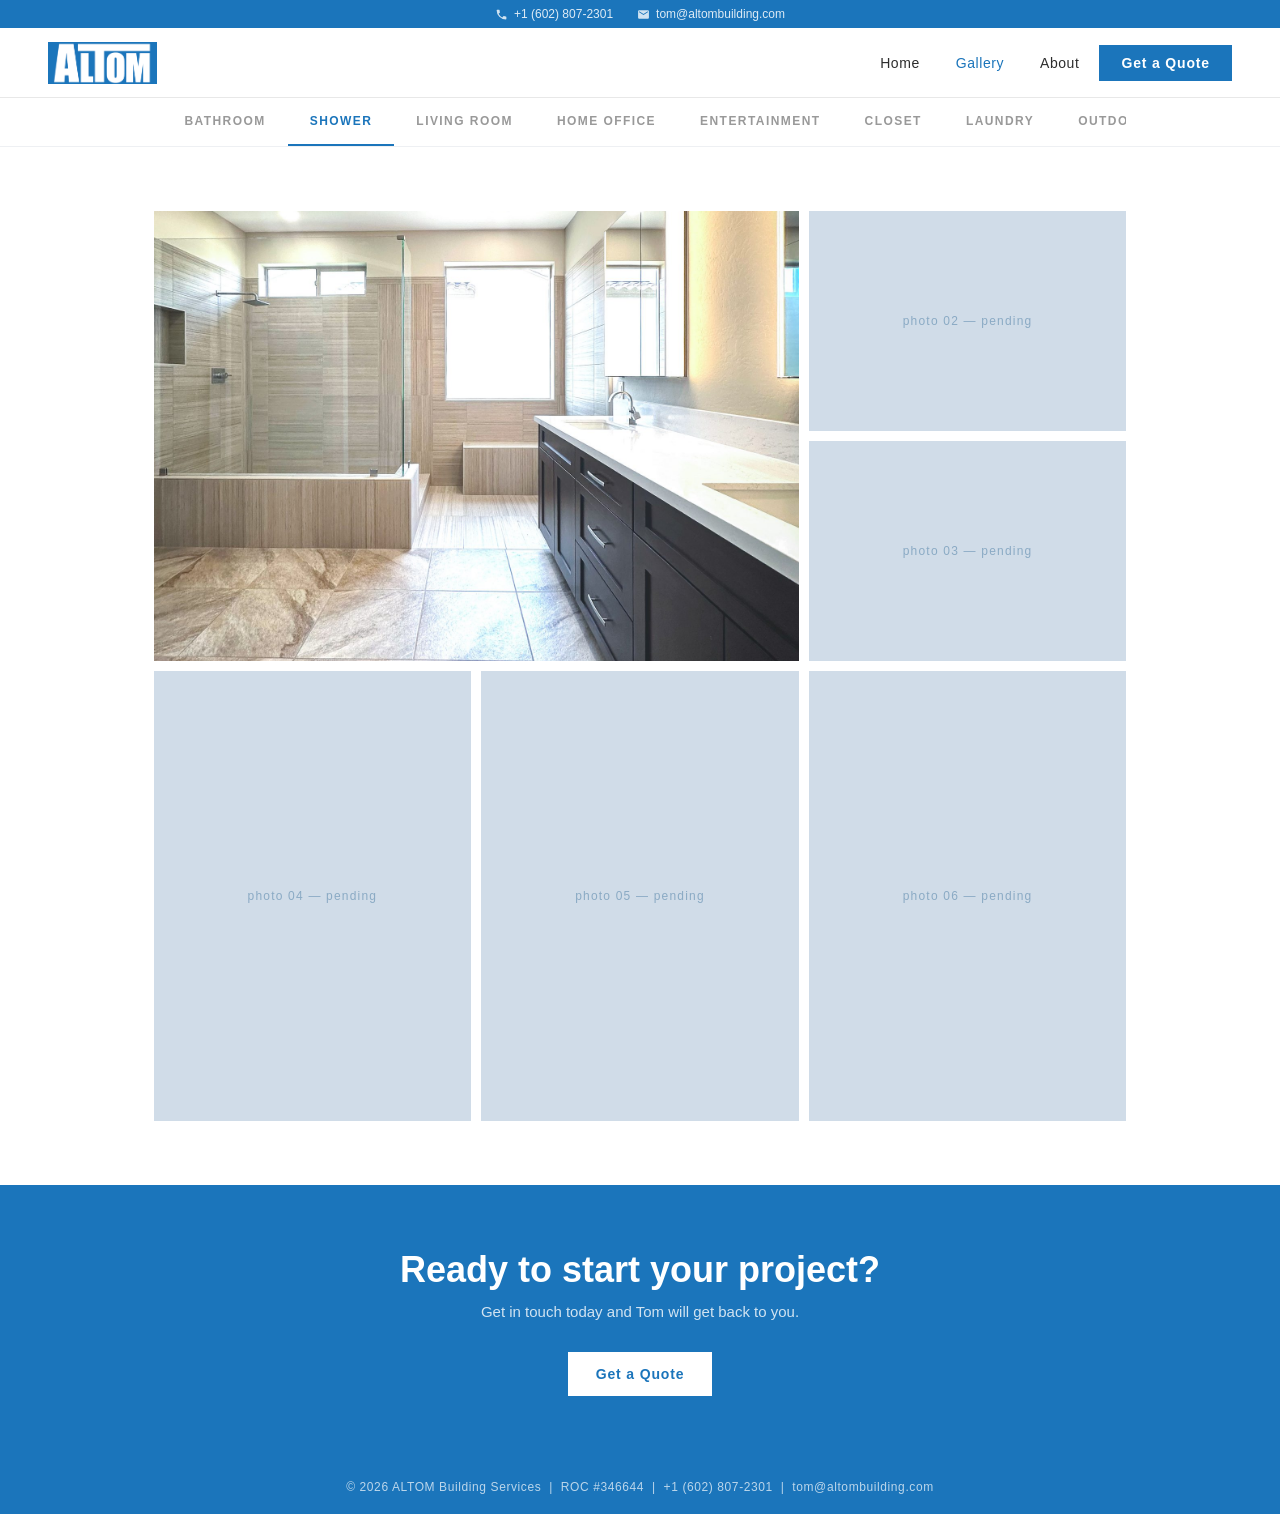
<file: gallery-shower.html>
<!DOCTYPE html>
<html lang="en">
<head>
  <meta charset="UTF-8">
  <meta name="viewport" content="width=device-width, initial-scale=1.0">
  <title>Shower Renovation | ALTOM Building Services | Phoenix</title>
  <link rel="canonical" href="https://altombuilding.com/gallery-shower">
  <link rel="preconnect" href="https://fonts.googleapis.com">
  <link href="https://fonts.googleapis.com/css2?family=Raleway:wght@300;400;600;700&family=Playfair+Display:wght@400;700&display=swap" rel="stylesheet">
  <link rel="stylesheet" href="style.css?v=4">
  <style>
    .sg-grid {
      display: grid;
      grid-template-columns: repeat(6, 1fr);
      grid-auto-rows: 220px;
      gap: 10px;
      padding: 64px 12%;
      background: white;
    }
    .sg-tile {
      overflow: hidden;
      position: relative;
      background: #d0dce8;
    }
    .sg-tile .img-placeholder {
      position: absolute;
      inset: 0;
      display: flex;
      align-items: center;
      justify-content: center;
      font-size: 12px;
      color: #8aaac4;
      letter-spacing: 0.1em;
    }
    .sg-tile img {
      position: absolute;
      inset: 0;
      width: 100%;
      height: 100%;
      object-fit: cover;
      display: block;
      transition: transform 0.4s ease;
    }
    .sg-tile:hover img { transform: scale(1.03); }
    .sg-p1 { grid-column: 1 / span 4; grid-row: 1 / span 2; }
    .sg-p2 { grid-column: 5 / span 2; grid-row: 1; }
    .sg-p3 { grid-column: 5 / span 2; grid-row: 2; }
    .sg-p4 { grid-column: 1 / span 2; grid-row: 3 / span 2; }
    .sg-p5 { grid-column: 3 / span 2; grid-row: 3 / span 2; }
    .sg-p6 { grid-column: 5 / span 2; grid-row: 3 / span 2; }

    @media (max-width: 768px) {
      .sg-grid {
        grid-template-columns: 1fr !important;
        grid-auto-rows: 200px !important;
        padding: 16px 16px 40px !important;
        gap: 8px !important;
      }
      .sg-p1, .sg-p2, .sg-p3, .sg-p4, .sg-p5, .sg-p6 {
        grid-column: auto !important;
        grid-row: auto !important;
      }
    }
  </style>
  <!-- Security headers -->
  <meta http-equiv="X-Frame-Options" content="DENY">
  <meta http-equiv="X-Content-Type-Options" content="nosniff">
  <meta http-equiv="Referrer-Policy" content="strict-origin-when-cross-origin">
  <meta http-equiv="Content-Security-Policy" content="default-src 'self'; style-src 'self' 'unsafe-inline' https://fonts.googleapis.com; font-src https://fonts.gstatic.com; img-src 'self' data: https://www.google-analytics.com; script-src 'self' 'unsafe-inline' https://www.googletagmanager.com https://www.google-analytics.com; connect-src https://www.google-analytics.com https://analytics.google.com; frame-ancestors 'none';">
  <meta name="description" content="Custom shower installations and renovations in Phoenix by ALTOM Building Services. Quality craftsmanship from a trusted local contractor.">
  <link rel="sitemap" type="application/xml" href="/sitemap.xml">
  <!-- Open Graph -->
  <meta property="og:type" content="website">
  <meta property="og:site_name" content="ALTOM Building Services">
  <meta property="og:url" content="https://altombuilding.com/gallery-shower">
  <meta property="og:title" content="Shower Renovation | ALTOM Building Services | Phoenix">
  <meta property="og:description" content="Custom shower installations and renovations in Phoenix by ALTOM Building Services. Quality craftsmanship from a trusted local contractor.">
  <meta property="og:image" content="https://altombuilding.com/og-image.jpg">
  <meta property="og:image:width" content="1200">
  <meta property="og:image:height" content="630">
  <!-- Twitter/X Card -->
  <meta name="twitter:card" content="summary_large_image">
  <meta name="twitter:title" content="Shower Renovation | ALTOM Building Services | Phoenix">
  <meta name="twitter:description" content="Custom shower installations and renovations in Phoenix by ALTOM Building Services. Quality craftsmanship from a trusted local contractor.">
  <meta name="twitter:image" content="https://altombuilding.com/og-image.jpg">
  <link rel="icon" type="image/png" sizes="32x32" href="/favicon.png">
  <link rel="icon" type="image/x-icon" href="/favicon.ico">
  <link rel="shortcut icon" href="/favicon.ico">
  <!-- Google Analytics -->
  <script async src="https://www.googletagmanager.com/gtag/js?id=G-QDEFGLJ42B"></script>
  <script>
    window.dataLayer = window.dataLayer || [];
    function gtag(){dataLayer.push(arguments);}
    gtag('js', new Date());
    gtag('config', 'G-QDEFGLJ42B');
  </script>
</head>
<body>

  <div class="top-bar">
    <a href="tel:6028072301">
      <svg width="13" height="13" viewBox="0 0 24 24" style="fill:rgba(255,255,255,0.8);flex-shrink:0;"><path d="M6.62 10.79a15.05 15.05 0 006.59 6.59l2.2-2.2a1 1 0 011.01-.24 11.47 11.47 0 003.58.57 1 1 0 011 1V20a1 1 0 01-1 1A17 17 0 013 4a1 1 0 011-1h3.5a1 1 0 011 1 11.47 11.47 0 00.57 3.57 1 1 0 01-.25 1.02l-2.2 2.2z"/></svg>
      +1 (602) 807-2301
    </a>
    <a href="mailto:tom@altombuilding.com">
      <svg width="13" height="13" viewBox="0 0 24 24" style="fill:rgba(255,255,255,0.8);flex-shrink:0;"><path d="M20 4H4a2 2 0 00-2 2v12a2 2 0 002 2h16a2 2 0 002-2V6a2 2 0 00-2-2zm0 4l-8 5-8-5V6l8 5 8-5v2z"/></svg>
      tom@altombuilding.com
    </a>
  </div>

  <header class="header-modern">
    <a href="/" class="logo-modern"><img src="logo.png" alt="ALTOM Building Services"></a>
    <nav class="nav-modern">
      <ul>
        <li><a href="/">Home</a></li>
        <li><a href="/gallery" class="active">Gallery</a></li>
        <li><a href="/about">About</a></li>
        <li><a href="/contact" class="nav-cta">Get a Quote</a></li>
      </ul>
    </nav>
    <button class="nav-hamburger" id="nav-hamburger" aria-label="Open menu">
      <span></span><span></span><span></span>
    </button>
  </header>

  
  <nav class="gallery-sub-nav">
    <div class="gallery-sub-nav-inner">
      <a href="/gallery-kitchen" class="gsn-link">Kitchen</a>
      <a href="/gallery-bathroom" class="gsn-link">Bathroom</a>
      <a href="/gallery-shower" class="gsn-link gsn-active">Shower</a>
      <a href="/gallery-living-room" class="gsn-link">Living Room</a>
      <a href="/gallery-home-office" class="gsn-link">Home Office</a>
      <a href="/gallery-entertainment" class="gsn-link">Entertainment</a>
      <a href="/gallery-closet" class="gsn-link">Closet</a>
      <a href="/gallery-laundry" class="gsn-link">Laundry</a>
      <a href="/gallery-outdoor" class="gsn-link">Outdoor Living</a>
    </div>
  </nav>

  <div class="sg-grid">
    <div class="sg-tile sg-p1"><img src="/images/gallery/bathroom-full-suite-1.jpg" alt="Shower renovation Phoenix" style="position:absolute;inset:0;width:100%;height:100%;object-fit:cover;"></div>
    <div class="sg-tile sg-p2"><div class="img-placeholder">photo 02 — pending</div></div>
    <div class="sg-tile sg-p3"><div class="img-placeholder">photo 03 — pending</div></div>
    <div class="sg-tile sg-p4"><div class="img-placeholder">photo 04 — pending</div></div>
    <div class="sg-tile sg-p5"><div class="img-placeholder">photo 05 — pending</div></div>
    <div class="sg-tile sg-p6"><div class="img-placeholder">photo 06 — pending</div></div>
  </div>

  <section class="about-cta-banner">
    <h2>Ready to start your project?</h2>
    <p>Get in touch today and Tom will get back to you.</p>
    <a href="/contact" class="cta-modern">Get a Quote</a>
  </section>

  <footer>
    &copy; 2026 ALTOM Building Services &nbsp;|&nbsp; ROC #346644 &nbsp;|&nbsp; +1 (602) 807-2301 &nbsp;|&nbsp; tom@altombuilding.com
  </footer>

  <script>
    document.getElementById('nav-hamburger').addEventListener('click', function() {
      document.querySelector('.nav-modern').classList.toggle('nav-open');
      this.classList.toggle('is-open');
    });
  </script>
</body>
</html>
</file>
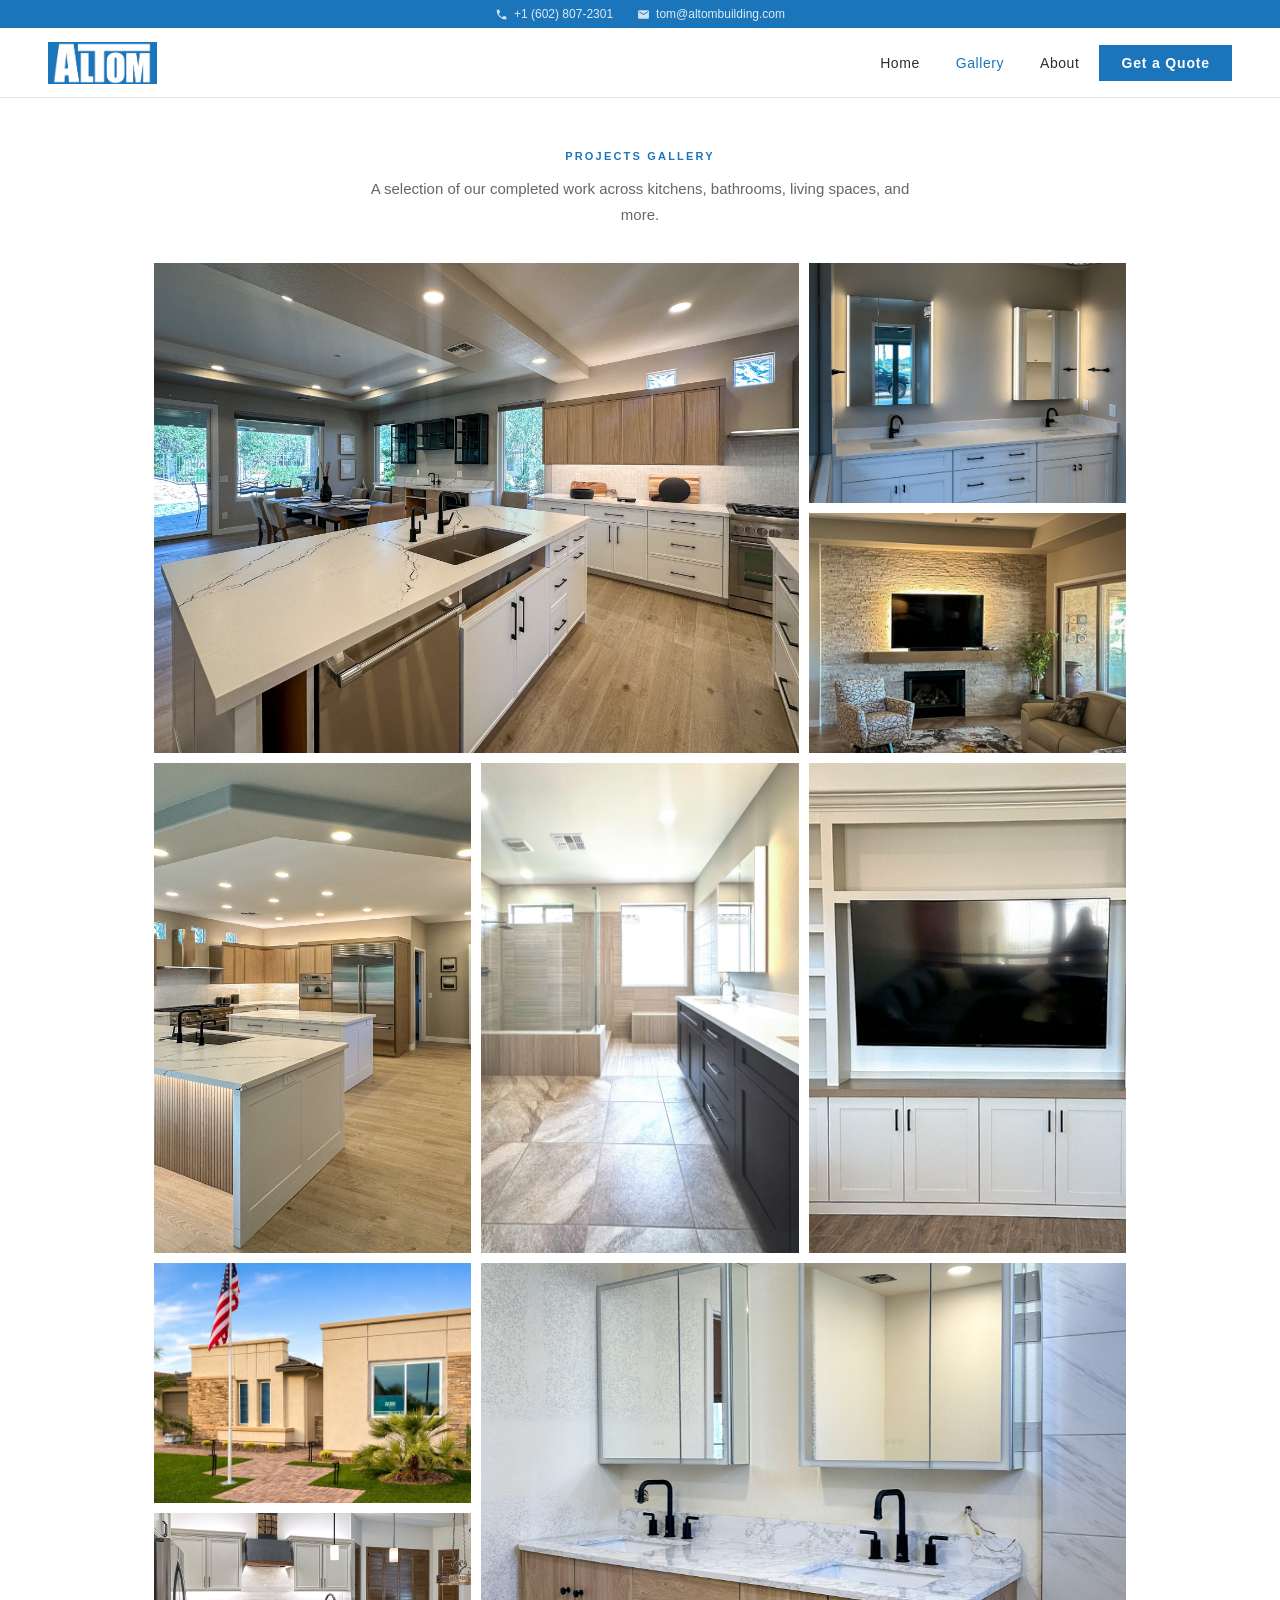
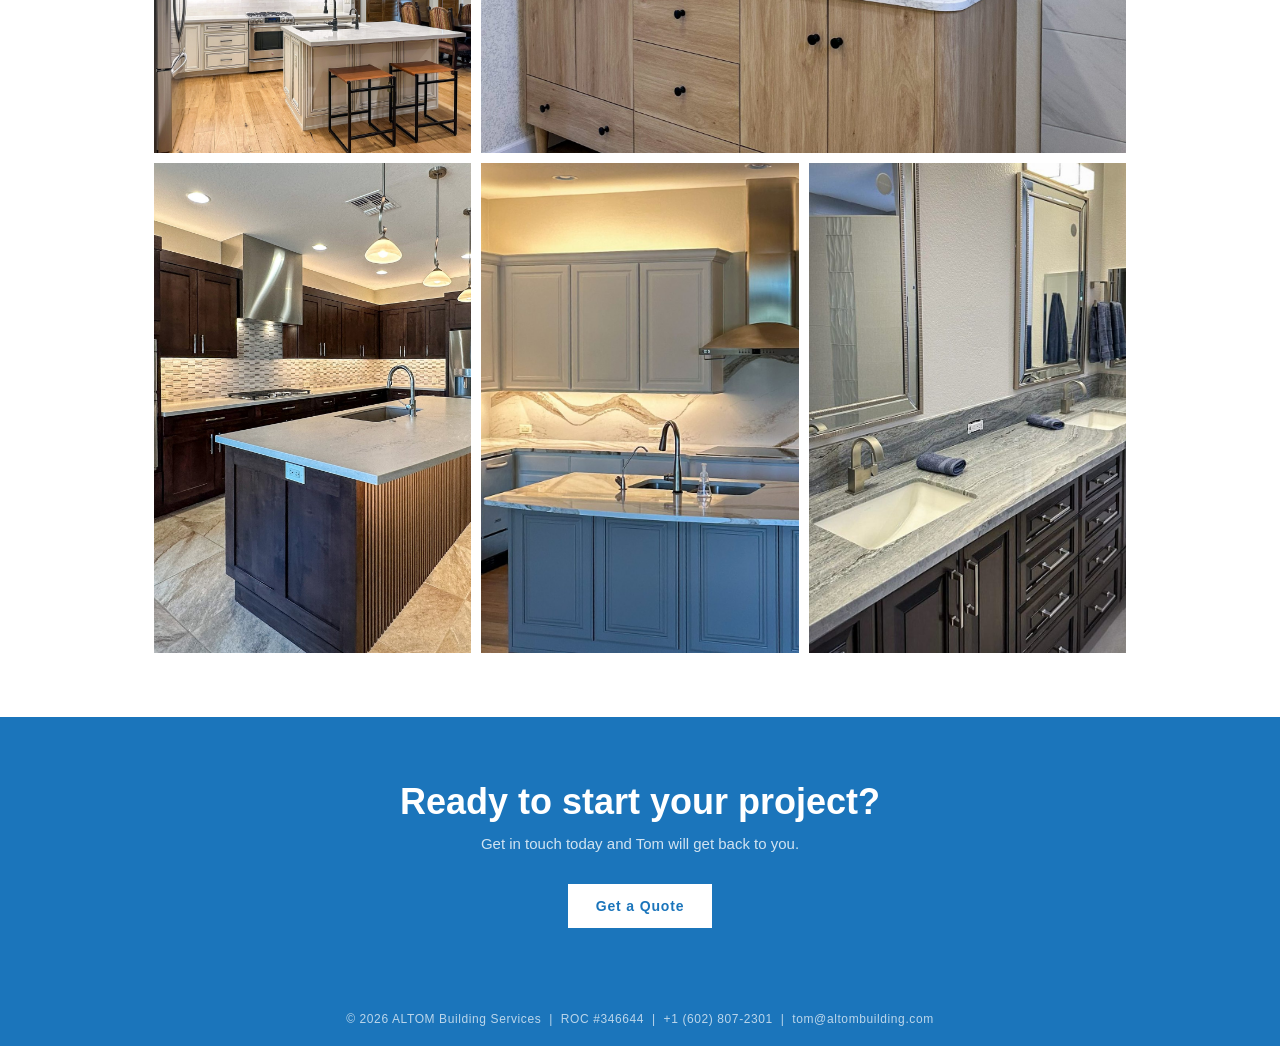
<file: gallery.html>
<!DOCTYPE html>
<html lang="en">
<head>
  <meta charset="UTF-8">
  <meta name="viewport" content="width=device-width, initial-scale=1.0">
  <title>Project Gallery | ALTOM Building Services | Phoenix Remodeling</title>
  <link rel="canonical" href="https://altombuilding.com/gallery">
  <link rel="preconnect" href="https://fonts.googleapis.com">
  <link href="https://fonts.googleapis.com/css2?family=Raleway:wght@300;400;600;700&family=Playfair+Display:wght@400;700&display=swap" rel="stylesheet">
  <link rel="stylesheet" href="style.css?v=4">
  <style>
    .photo-grid {
      display: grid;
      grid-template-columns: repeat(6, 1fr);
      grid-auto-rows: 240px;
      gap: 10px;
      padding: 0 12% 64px;
      background: white;
    }

    .pt {
      overflow: hidden;
      position: relative;
      background: #d0dce8;
    }

    .pt .img-placeholder {
      position: absolute;
      inset: 0;
      display: flex;
      align-items: center;
      justify-content: center;
      font-size: 12px;
      color: #8aaac4;
      letter-spacing: 0.1em;
    }

    .pt img {
      position: absolute;
      inset: 0;
      width: 100%;
      height: 100%;
      object-fit: cover;
      display: block;
      transition: transform 0.4s ease;
    }

    .pt:hover img { transform: scale(1.03); }

    /* Row 1: p01 spans 4 cols x 2 rows, p02 spans 2 cols x 1 row, p03 spans 2 cols x 1 row */
    .p01 { grid-column: 1 / span 4; grid-row: 1 / span 2; }
    .p02 { grid-column: 5 / span 2; grid-row: 1; }
    .p03 { grid-column: 5 / span 2; grid-row: 2; }

    /* Row 3: p04 p05 p06 each span 2 cols x 2 rows */
    .p04 { grid-column: 1 / span 2; grid-row: 3 / span 2; }
    .p05 { grid-column: 3 / span 2; grid-row: 3 / span 2; }
    .p06 { grid-column: 5 / span 2; grid-row: 3 / span 2; }

    /* Row 5: p07 spans 2 cols x 1 row, p08 spans 2 cols x 1 row, p09 spans 4 cols x 2 rows */
    .p07 { grid-column: 1 / span 2; grid-row: 5; }
    .p08 { grid-column: 1 / span 2; grid-row: 6; }
    .p09 { grid-column: 3 / span 4; grid-row: 5 / span 2; }

    /* Row 7: p10 p11 p12 each span 2 cols x 2 rows */
    .p10 { grid-column: 1 / span 2; grid-row: 7 / span 2; }
    .p11 { grid-column: 3 / span 2; grid-row: 7 / span 2; }
    .p12 { grid-column: 5 / span 2; grid-row: 7 / span 2; }

    @media (max-width: 768px) {
      .photo-grid {
        grid-template-columns: 1fr !important;
        grid-auto-rows: 200px !important;
        padding: 16px 16px 40px !important;
        gap: 8px !important;
      }
      .p01, .p02, .p03, .p04, .p05, .p06,
      .p07, .p08, .p09, .p10, .p11, .p12 {
        grid-column: auto !important;
        grid-row: auto !important;
      }
    }
  </style>
  <!-- Security headers -->
  <meta http-equiv="X-Frame-Options" content="DENY">
  <meta http-equiv="X-Content-Type-Options" content="nosniff">
  <meta http-equiv="Referrer-Policy" content="strict-origin-when-cross-origin">
  <meta http-equiv="Content-Security-Policy" content="default-src 'self'; style-src 'self' 'unsafe-inline' https://fonts.googleapis.com; font-src https://fonts.gstatic.com; img-src 'self' data: https://www.google-analytics.com; script-src 'self' 'unsafe-inline' https://www.googletagmanager.com https://www.google-analytics.com; connect-src https://www.google-analytics.com https://analytics.google.com; frame-ancestors 'none';">
  <meta name="description" content="Browse completed kitchen, bathroom, living room and outdoor remodeling projects by ALTOM Building Services in Phoenix, Arizona.">
  <link rel="sitemap" type="application/xml" href="/sitemap.xml">
  <!-- Open Graph -->
  <meta property="og:type" content="website">
  <meta property="og:site_name" content="ALTOM Building Services">
  <meta property="og:url" content="https://altombuilding.com/gallery">
  <meta property="og:title" content="Project Gallery | ALTOM Building Services | Phoenix Remodeling">
  <meta property="og:description" content="Browse completed kitchen, bathroom, living room and outdoor remodeling projects by ALTOM Building Services in Phoenix, Arizona.">
  <meta property="og:image" content="https://altombuilding.com/og-image.jpg">
  <meta property="og:image:width" content="1200">
  <meta property="og:image:height" content="630">
  <!-- Twitter/X Card -->
  <meta name="twitter:card" content="summary_large_image">
  <meta name="twitter:title" content="Project Gallery | ALTOM Building Services | Phoenix Remodeling">
  <meta name="twitter:description" content="Browse completed kitchen, bathroom, living room and outdoor remodeling projects by ALTOM Building Services in Phoenix, Arizona.">
  <meta name="twitter:image" content="https://altombuilding.com/og-image.jpg">
  <link rel="icon" type="image/png" sizes="32x32" href="/favicon.png">
  <link rel="icon" type="image/x-icon" href="/favicon.ico">
  <link rel="shortcut icon" href="/favicon.ico">
  <!-- Google Analytics -->
  <script async src="https://www.googletagmanager.com/gtag/js?id=G-QDEFGLJ42B"></script>
  <script>
    window.dataLayer = window.dataLayer || [];
    function gtag(){dataLayer.push(arguments);}
    gtag('js', new Date());
    gtag('config', 'G-QDEFGLJ42B');
  </script>
</head>
<body>

  <div class="top-bar">
    <a href="tel:6028072301">
      <svg width="13" height="13" viewBox="0 0 24 24" style="fill:rgba(255,255,255,0.8);flex-shrink:0;"><path d="M6.62 10.79a15.05 15.05 0 006.59 6.59l2.2-2.2a1 1 0 011.01-.24 11.47 11.47 0 003.58.57 1 1 0 011 1V20a1 1 0 01-1 1A17 17 0 013 4a1 1 0 011-1h3.5a1 1 0 011 1 11.47 11.47 0 00.57 3.57 1 1 0 01-.25 1.02l-2.2 2.2z"/></svg>
      +1 (602) 807-2301
    </a>
    <a href="mailto:tom@altombuilding.com">
      <svg width="13" height="13" viewBox="0 0 24 24" style="fill:rgba(255,255,255,0.8);flex-shrink:0;"><path d="M20 4H4a2 2 0 00-2 2v12a2 2 0 002 2h16a2 2 0 002-2V6a2 2 0 00-2-2zm0 4l-8 5-8-5V6l8 5 8-5v2z"/></svg>
      tom@altombuilding.com
    </a>
  </div>

  <header class="header-modern">
    <a href="/" class="logo-modern"><img src="logo.png" alt="ALTOM Building Services"></a>
    <nav class="nav-modern">
      <ul>
        <li><a href="/">Home</a></li>
        <li><a href="/gallery" class="active">Gallery</a></li>
        <li><a href="/about">About</a></li>
        <li><a href="/contact" class="nav-cta">Get a Quote</a></li>
      </ul>
    </nav>
    <button class="nav-hamburger" id="nav-hamburger" aria-label="Open menu">
      <span></span><span></span><span></span>
    </button>
  </header>

  <div class="gallery-intro">
    <p class="gallery-intro-label">Projects Gallery</p>
    <p class="gallery-intro-text">A selection of our completed work across kitchens, bathrooms, living spaces, and more.</p>
  </div>

  <div class="photo-grid">
    <div class="pt p01"><img src="/images/gallery/kitchen-open-plan-1.jpg" alt="Kitchen renovation Phoenix" style="position:absolute;inset:0;width:100%;height:100%;object-fit:cover;"></div>
    <div class="pt p02"><img src="/images/gallery/bathroom-double-vanity-2.jpg" alt="Bathroom renovation Phoenix" style="position:absolute;inset:0;width:100%;height:100%;object-fit:cover;"></div>
    <div class="pt p03"><img src="/images/gallery/living-room-feature-wall-1.jpg" alt="Living room renovation Phoenix" style="position:absolute;inset:0;width:100%;height:100%;object-fit:cover;"></div>
    <div class="pt p04"><img src="/images/gallery/kitchen-open-plan-2.jpg" alt="Kitchen renovation Phoenix" style="position:absolute;inset:0;width:100%;height:100%;object-fit:cover;"></div>
    <div class="pt p05"><img src="/images/gallery/bathroom-full-suite-1.jpg" alt="Bathroom renovation Phoenix" style="position:absolute;inset:0;width:100%;height:100%;object-fit:cover;"></div>
    <div class="pt p06"><img src="/images/gallery/entertainment-finished-1.jpg" alt="Entertainment wall Phoenix" style="position:absolute;inset:0;width:100%;height:100%;object-fit:cover;"></div>
    <div class="pt p07"><img src="/images/heroes/outdoor-casita-exterior-1.jpg" alt="Outdoor renovation Phoenix" style="position:absolute;inset:0;width:100%;height:100%;object-fit:cover;"></div>
    <div class="pt p08"><img src="/images/gallery/kitchen-traditional-2.jpg" alt="Kitchen renovation Phoenix" style="position:absolute;inset:0;width:100%;height:100%;object-fit:cover;"></div>
    <div class="pt p09"><img src="/images/gallery/bathroom-oak-vanity-1.jpg" alt="Bathroom renovation Phoenix" style="position:absolute;inset:0;width:100%;height:100%;object-fit:cover;"></div>
    <div class="pt p10"><img src="/images/heroes/kitchen-dark-cabinets-1.jpg" alt="Kitchen renovation Phoenix" style="position:absolute;inset:0;width:100%;height:100%;object-fit:cover;"></div>
    <div class="pt p11"><img src="/images/gallery/kitchen-island-1.jpg" alt="Kitchen renovation Phoenix" style="position:absolute;inset:0;width:100%;height:100%;object-fit:cover;"></div>
    <div class="pt p12"><img src="/images/gallery/bathroom-double-vanity-1.jpg" alt="Bathroom renovation Phoenix" style="position:absolute;inset:0;width:100%;height:100%;object-fit:cover;"></div>
  </div>

  <section class="about-cta-banner">
    <h2>Ready to start your project?</h2>
    <p>Get in touch today and Tom will get back to you.</p>
    <a href="/contact" class="cta-modern">
      Get a Quote
    </a>
  </section>

  <footer>
    &copy; 2026 ALTOM Building Services &nbsp;|&nbsp; ROC #346644 &nbsp;|&nbsp; +1 (602) 807-2301 &nbsp;|&nbsp; tom@altombuilding.com
  </footer>

  <script>
    document.getElementById('nav-hamburger').addEventListener('click', function() {
      document.querySelector('.nav-modern').classList.toggle('nav-open');
      this.classList.toggle('is-open');
    });
  </script>
</body>
</html>
</file>
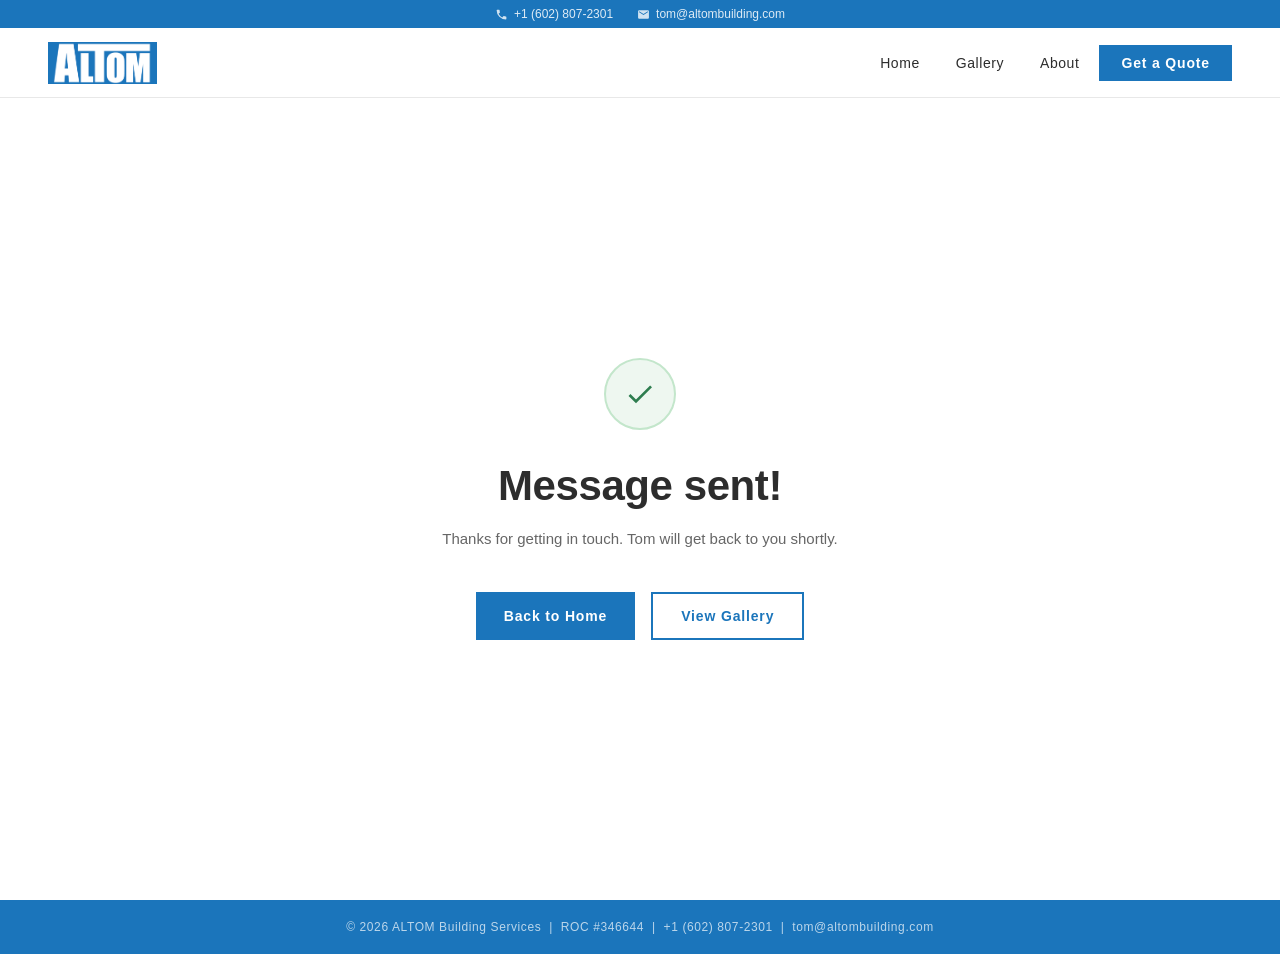
<file: thankyou.html>
<!DOCTYPE html>
<html lang="en">
<head>
  <meta charset="UTF-8">
  <meta name="viewport" content="width=device-width, initial-scale=1.0">
  <title>Message Sent | ALTOM Building Services</title>
  <link rel="canonical" href="https://altombuilding.com/thankyou">
  <link rel="preconnect" href="https://fonts.googleapis.com">
  <link href="https://fonts.googleapis.com/css2?family=Raleway:wght@300;400;600;700&family=Playfair+Display:wght@400;700&display=swap" rel="stylesheet">
  <link rel="stylesheet" href="style.css">
  <!-- Security headers -->
  <meta http-equiv="X-Frame-Options" content="DENY">
  <meta http-equiv="X-Content-Type-Options" content="nosniff">
  <meta http-equiv="Referrer-Policy" content="strict-origin-when-cross-origin">
  <meta http-equiv="Content-Security-Policy" content="default-src 'self'; style-src 'self' 'unsafe-inline' https://fonts.googleapis.com; font-src https://fonts.gstatic.com; img-src 'self' data: https://www.google-analytics.com; script-src 'self' 'unsafe-inline' https://www.googletagmanager.com https://www.google-analytics.com; connect-src https://www.google-analytics.com https://analytics.google.com; frame-ancestors 'none';">
  <meta name="description" content="Thanks for getting in touch with ALTOM Building Services. Tom will get back to you shortly.">
  <link rel="icon" type="image/png" sizes="32x32" href="/favicon.png">
  <link rel="icon" type="image/x-icon" href="/favicon.ico">
  <link rel="shortcut icon" href="/favicon.ico">
  <!-- Google Analytics -->
  <script async src="https://www.googletagmanager.com/gtag/js?id=G-QDEFGLJ42B"></script>
  <script>
    window.dataLayer = window.dataLayer || [];
    function gtag(){dataLayer.push(arguments);}
    gtag('js', new Date());
    gtag('config', 'G-QDEFGLJ42B');
  </script>
</head>
<body>

  <div class="top-bar">
    <a href="tel:6028072301">
      <svg width="13" height="13" viewBox="0 0 24 24" style="fill:rgba(255,255,255,0.8);flex-shrink:0;"><path d="M6.62 10.79a15.05 15.05 0 006.59 6.59l2.2-2.2a1 1 0 011.01-.24 11.47 11.47 0 003.58.57 1 1 0 011 1V20a1 1 0 01-1 1A17 17 0 013 4a1 1 0 011-1h3.5a1 1 0 011 1 11.47 11.47 0 00.57 3.57 1 1 0 01-.25 1.02l-2.2 2.2z"/></svg>
      +1 (602) 807-2301
    </a>
    <a href="mailto:tom@altombuilding.com">
      <svg width="13" height="13" viewBox="0 0 24 24" style="fill:rgba(255,255,255,0.8);flex-shrink:0;"><path d="M20 4H4a2 2 0 00-2 2v12a2 2 0 002 2h16a2 2 0 002-2V6a2 2 0 00-2-2zm0 4l-8 5-8-5V6l8 5 8-5v2z"/></svg>
      tom@altombuilding.com
    </a>
  </div>

  <header class="header-modern">
    <a href="/" class="logo-modern">
      <img src="logo.png" alt="ALTOM Building Services">
    </a>
    <nav class="nav-modern">
      <ul>
        <li><a href="/">Home</a></li>
        <li><a href="/gallery">Gallery</a></li>
        <li><a href="/about">About</a></li>
        <li><a href="/contact" class="nav-cta">Get a Quote</a></li>
      </ul>
    </nav>
    <button class="nav-hamburger" id="nav-hamburger" aria-label="Open menu">
      <span></span><span></span><span></span>
    </button>
  </header>

  <section style="
    min-height: calc(100vh - 98px);
    display: flex;
    flex-direction: column;
    align-items: center;
    justify-content: center;
    text-align: center;
    padding: 60px 24px;
    background: white;
  ">
    <!-- Checkmark icon -->
    <div style="
      width: 72px;
      height: 72px;
      border-radius: 50%;
      background: #eef7f0;
      border: 2px solid #c3e6cb;
      display: flex;
      align-items: center;
      justify-content: center;
      margin-bottom: 32px;
    ">
      <svg width="32" height="32" viewBox="0 0 24 24" style="fill:#2e7d4f;">
        <path d="M9 16.17L4.83 12l-1.42 1.41L9 19 21 7l-1.41-1.41z"/>
      </svg>
    </div>

    <h1 style="
      font-family: 'Raleway', sans-serif;
      font-size: clamp(28px, 4vw, 42px);
      font-weight: 700;
      color: var(--text);
      margin-bottom: 16px;
      letter-spacing: -0.01em;
    ">Message sent!</h1>

    <p style="
      font-family: 'Raleway', sans-serif;
      font-size: 15px;
      color: var(--text-light);
      line-height: 1.7;
      max-width: 420px;
      margin-bottom: 40px;
    ">Thanks for getting in touch. Tom will get back to you shortly.</p>

    <div style="display: flex; gap: 16px; flex-wrap: wrap; justify-content: center;">
      <a href="/" class="cta-modern">Back to Home</a>
      <a href="/gallery" style="
        display: inline-flex;
        align-items: center;
        border: 2px solid var(--blue);
        color: var(--blue);
        font-family: 'Raleway', sans-serif;
        font-size: 14px;
        font-weight: 600;
        letter-spacing: 0.06em;
        padding: 14px 28px;
        text-decoration: none;
        transition: background 0.2s, color 0.2s;
      " onmouseover="this.style.background='var(--blue)';this.style.color='white'" onmouseout="this.style.background='transparent';this.style.color='var(--blue)'">View Gallery</a>
    </div>
  </section>

  <footer>
    &copy; 2026 ALTOM Building Services &nbsp;|&nbsp; ROC #346644 &nbsp;|&nbsp; +1 (602) 807-2301 &nbsp;|&nbsp; tom@altombuilding.com
  </footer>

  <script>
    document.getElementById('nav-hamburger').addEventListener('click', function() {
      document.querySelector('.nav-modern').classList.toggle('nav-open');
      this.classList.toggle('is-open');
    });
  </script>
</body>
</html>
</file>
<file: style.css>
*, *::before, *::after { box-sizing: border-box; margin: 0; padding: 0; }

:root {
  --blue: #1b75bb;
  --blue-dark: #155a91;
  --blue-light: #5a9fd4;
  --text: #2d2d2d;
  --text-light: #666;
  --white: #ffffff;
}

body {
  font-family: 'Raleway', sans-serif;
  font-weight: 300;
  color: var(--text);
  background: var(--white);
}

a { text-decoration: none; color: inherit; }

/* ── TOP BAR ── */
.top-bar {
  background: #1b75bb;
  color: rgba(255,255,255,0.85);
  display: flex;
  justify-content: center;
  align-items: center;
  padding: 7px 20px;
  font-size: 12px;
  gap: 24px;
}

.top-bar a {
  color: rgba(255,255,255,0.85);
  display: flex;
  align-items: center;
  gap: 6px;
  transition: color 0.2s;
}

.top-bar a:hover { color: var(--white); }

/* ── HEADER ── */
.header-modern {
  display: flex;
  align-items: center;
  justify-content: space-between;
  padding: 0 48px;
  height: 70px;
  background: var(--white);
  border-bottom: 1px solid #e8e8e8;
  position: sticky;
  top: 0;
  z-index: 100;
}

.logo-modern img {
  height: 42px;
  width: auto;
  display: block;
}

.nav-modern ul {
  display: flex;
  align-items: center;
  list-style: none;
  gap: 4px;
}

.nav-modern a {
  color: var(--text);
  font-size: 14px;
  font-weight: 400;
  letter-spacing: 0.04em;
  padding: 8px 16px;
  transition: color 0.2s;
  display: block;
}

.nav-modern a:hover,
.nav-modern a.active { color: var(--blue); }

.nav-modern .dropdown { position: relative; }

.nav-modern .dropdown-menu {
  display: none;
  position: absolute;
  top: 100%;
  right: 0;
  background: var(--white);
  border: 1px solid #e8e8e8;
  min-width: 200px;
  z-index: 200;
  box-shadow: 0 8px 24px rgba(0,0,0,0.08);
}

.nav-modern .dropdown-menu a {
  display: block;
  color: var(--text);
  font-size: 13px;
  padding: 10px 20px;
  border-bottom: 1px solid #f5f5f5;
}

.nav-modern .dropdown-menu a:hover {
  background: #f7f9fc;
  color: var(--blue);
}

.nav-modern .dropdown:hover .dropdown-menu { display: block; }

.nav-cta {
  background: var(--blue) !important;
  color: var(--white) !important;
  padding: 10px 22px !important;
  font-weight: 600 !important;
  letter-spacing: 0.06em !important;
  transition: background 0.2s !important;
}

.nav-cta:hover {
  background: var(--blue-dark) !important;
  color: var(--white) !important;
}

/* ── HERO ── */
.hero-modern {
  position: relative;
  height: 620px;
  overflow: hidden;
}

.hero-modern-img {
  position: absolute;
  inset: 0;
  width: 100%;
  height: 100%;
  object-fit: cover;
}

.hero-modern-overlay {
  position: absolute;
  inset: 0;
  background: linear-gradient(to bottom, rgba(0,0,0,0.55) 0%, rgba(0,0,0,0.4) 60%, rgba(0,0,0,0.7) 100%);
  display: grid;
  grid-template-columns: 1fr auto;
  grid-template-rows: 1fr auto;
  padding: 72px 72px 80px;
  gap: 32px;
}

.hero-modern-content {
  grid-column: 1 / 3;
  grid-row: 1;
  align-self: start;
  max-width: 700px;
}

.hero-label {
  font-family: 'Raleway', sans-serif;
  font-size: 11px;
  font-weight: 600;
  letter-spacing: 0.22em;
  text-transform: uppercase;
  color: rgba(255,255,255,0.75);
  margin-bottom: 20px;
  border: 1px solid rgba(255,255,255,0.35);
  display: inline-block;
  padding: 6px 14px;
}

.hero-modern-content h1 {
  font-family: 'Raleway', sans-serif;
  font-size: clamp(40px, 6vw, 80px);
  font-weight: 700;
  color: var(--white);
  line-height: 1.05;
  margin-bottom: 0;
  letter-spacing: -0.02em;
}

.cta-ghost {
  display: inline-flex;
  align-items: center;
  justify-content: center;
  border: 2px solid rgba(255,255,255,0.8);
  color: white;
  font-family: 'Raleway', sans-serif;
  font-size: 14px;
  font-weight: 600;
  letter-spacing: 0.06em;
  padding: 12px 28px;
  text-decoration: none;
  transition: background 0.2s, border-color 0.2s;
}

.cta-ghost:hover {
  background: rgba(255,255,255,0.15);
  border-color: white;
}

/* ── HERO CALLOUTS — bottom-left, stacked vertically ── */
.hero-callouts {
  grid-column: 1;
  grid-row: 2;
  display: flex;
  flex-direction: column;
  gap: 20px;
  align-self: end;
}

.hero-callout {
  display: flex;
  align-items: center;
  gap: 18px;
}

.hero-callout-icon {
  width: 64px;
  height: 64px;
  background: rgba(255,255,255,0.12);
  border: 1px solid rgba(255,255,255,0.25);
  border-radius: 12px;
  display: flex;
  align-items: center;
  justify-content: center;
  flex-shrink: 0;
}

.hero-callout-title {
  font-family: 'Raleway', sans-serif;
  font-size: 17px;
  font-weight: 700;
  letter-spacing: 0.08em;
  text-transform: uppercase;
  color: white;
  margin-bottom: 4px;
}

.hero-callout-text {
  font-family: 'Raleway', sans-serif;
  font-size: 15px;
  color: rgba(255,255,255,0.85);
}

/* ── HERO CTAs — bottom-right, stacked vertically ── */
.hero-cta-group {
  grid-column: 2;
  grid-row: 2;
  display: flex;
  flex-direction: column;
  gap: 12px;
  align-self: end;
  align-items: stretch;
  min-width: 180px;
}

.cta-modern {
  display: inline-flex;
  align-items: center;
  justify-content: center;
  background: var(--blue);
  color: var(--white);
  font-family: 'Raleway', sans-serif;
  font-size: 14px;
  font-weight: 600;
  letter-spacing: 0.06em;
  padding: 14px 28px;
  transition: background 0.2s, transform 0.15s;
}

.cta-modern:hover {
  background: var(--blue-dark);
  transform: translateX(3px);
}

/* ── TRUST STRIP ── */
.trust-strip {
  display: flex;
  justify-content: stretch;
  align-items: center;
  padding: 28px 3%;
  background: #f7f9fc;
  border-bottom: 1px solid #e8e8e8;
  flex-wrap: nowrap;
  gap: 0;
}

.trust-item {
  flex: 1;
  display: flex;
  align-items: center;
  justify-content: center;
  gap: 10px;
  font-size: 13px;
  color: var(--text-light);
  white-space: nowrap;
}

.trust-item strong {
  font-size: 18px;
  font-weight: 600;
  color: var(--blue);
  font-family: 'Playfair Display', serif;
  margin-right: 3px;
}

.trust-divider {
  width: 1px;
  height: 36px;
  background: #dde4ed;
  flex-shrink: 0;
}

/* ── SERVICES STRIP ── */
.services-strip {
  display: grid;
  grid-template-columns: repeat(4, 1fr);
  border-bottom: 1px solid #e8e8e8;
  border-top: none;
}

.service-item {
  padding: 36px 3%;
  text-align: center;
}

.service-item h3 {
  font-size: 13px;
  font-weight: 600;
  color: var(--blue-dark);
  letter-spacing: 0.05em;
  margin-bottom: 8px;
  text-transform: uppercase;
  text-align: center;
}

.service-item p {
  font-size: 13px;
  line-height: 1.65;
  color: var(--text-light);
  text-align: center;
}

/* ── PAGE WRAPPER (gallery/about/contact inner pages) ── */
.page-wrapper {
  display: grid;
  grid-template-columns: 1fr 220px;
  min-height: calc(100vh - 110px);
}

/* ── SIDEBAR ── */
.sidebar {
  padding: 24px 18px;
  border-left: 1px solid #e8e8e8;
}

.sidebar-thumbs {
  display: flex;
  flex-direction: column;
  gap: 10px;
  margin-bottom: 24px;
}

.sidebar-thumbs img {
  width: 100%;
  height: 100px;
  object-fit: cover;
  display: block;
}

.sidebar-links { list-style: none; }
.sidebar-links li { padding: 5px 0; }

.sidebar-links a {
  color: var(--blue);
  font-size: 13px;
  font-weight: 400;
  transition: color 0.2s;
}

.sidebar-links a:hover { color: var(--blue-dark); }

/* ── GHOST HEADING ── */
.ghost-heading {
  font-family: 'Playfair Display', serif;
  font-size: clamp(60px, 10vw, 120px);
  font-weight: 700;
  color: rgba(74, 123, 181, 0.08);
  letter-spacing: -0.02em;
  line-height: 1;
  pointer-events: none;
  user-select: none;
  padding: 24px 0 0 36px;
}

/* ── PROJECT / GALLERY ── */
.project-content { padding: 0 36px 40px; }

.project-img {
  width: 100%;
  max-height: 540px;
  object-fit: cover;
  display: block;
}

.project-notes {
  margin-top: 16px;
  font-size: 14px;
  line-height: 1.7;
  color: var(--text);
}

/* ── GALLERY GRID ── */
.gallery-grid {
  display: grid;
  grid-template-columns: repeat(3, 1fr);
  gap: 2px;
  padding: 0 36px 40px;
}

.gallery-tile {
  position: relative;
  overflow: hidden;
  aspect-ratio: 4/3;
}

.gallery-tile img,
.gallery-tile .img-placeholder {
  width: 100%;
  height: 100%;
  object-fit: cover;
  transition: transform 0.3s ease;
  display: block;
}

.gallery-tile:hover img,
.gallery-tile:hover .img-placeholder { transform: scale(1.04); }

.gallery-tile-label {
  position: absolute;
  bottom: 0;
  left: 0;
  right: 0;
  padding: 10px 14px;
  background: linear-gradient(transparent, rgba(0,0,0,0.55));
  color: white;
  font-size: 13px;
  letter-spacing: 0.08em;
}

/* ── ABOUT ── */
.about-content {
  display: grid;
  grid-template-columns: 1fr 1fr;
  gap: 40px;
  padding: 0 36px 40px;
  align-items: start;
}

.about-content img { width: 100%; object-fit: cover; }

.about-text p {
  font-size: 14px;
  line-height: 1.8;
  margin-bottom: 16px;
  color: var(--text);
}

.about-text p:first-child::first-letter {
  font-family: 'Playfair Display', serif;
  font-size: 3em;
  float: left;
  line-height: 0.75;
  margin-right: 6px;
  color: var(--blue);
}

/* ── CONTACT ── */
.contact-content {
  display: grid;
  grid-template-columns: auto auto 1fr;
  gap: 40px;
  padding: 0 36px 40px;
  align-items: start;
}

.contact-photo img { width: 220px; object-fit: cover; }
.contact-details { padding-top: 10px; }

.contact-item {
  display: flex;
  align-items: center;
  gap: 14px;
  margin-bottom: 24px;
}

.contact-icon {
  width: 40px;
  height: 40px;
  background: var(--blue);
  border-radius: 50%;
  display: flex;
  align-items: center;
  justify-content: center;
  flex-shrink: 0;
}

.contact-icon svg { width: 20px; height: 20px; fill: white; }
.contact-item span { font-size: 15px; font-weight: 400; color: var(--text); }

.contact-form { background: var(--blue-light); padding: 24px; }

.contact-form input,
.contact-form textarea {
  width: 100%;
  padding: 12px 14px;
  margin-bottom: 14px;
  border: none;
  background: rgba(255,255,255,0.85);
  font-family: 'Raleway', sans-serif;
  font-size: 13px;
  color: var(--text);
  outline: none;
}

.contact-form textarea { height: 140px; resize: none; }

.contact-form input::placeholder,
.contact-form textarea::placeholder { color: #999; }

.send-btn {
  display: block;
  margin-left: auto;
  background: var(--blue-dark);
  color: white;
  border: none;
  padding: 12px 36px;
  font-family: 'Raleway', sans-serif;
  font-size: 14px;
  font-weight: 600;
  letter-spacing: 0.08em;
  cursor: pointer;
  transition: background 0.2s;
}

.send-btn:hover { background: #1a3a5c; }

/* ── FOOTER ── */
footer {
  background: #1b75bb;
  color: rgba(255,255,255,0.7);
  text-align: center;
  padding: 20px;
  font-size: 12px;
  letter-spacing: 0.05em;
}

/* ── PLACEHOLDER ── */
.img-placeholder {
  background: #d0dce8;
  display: flex;
  align-items: center;
  justify-content: center;
  color: #8aaac4;
  font-size: 12px;
  letter-spacing: 0.1em;
}

/* ── MOBILE ── */
@media (max-width: 900px) {
  .services-strip { grid-template-columns: repeat(2, 1fr); }
}

@media (max-width: 768px) {
  .top-bar { padding: 7px 20px; justify-content: center; gap: 16px; }
  .header-modern { padding: 0 20px; }
  .logo-modern img { height: 34px; }
  .nav-modern a { padding: 8px 10px; font-size: 13px; }
  .nav-cta { display: none !important; }
  .hero-modern { height: 420px; }
  .hero-modern-content { padding: 0 32px; }
  .hero-modern-content h1 { font-size: clamp(24px, 6vw, 36px); }
  .trust-strip { flex-wrap: wrap; gap: 14px; padding: 16px 20px; }
  .trust-divider { display: none; }
  .services-strip { grid-template-columns: 1fr; }
  .page-wrapper { grid-template-columns: 1fr; }
  .sidebar { border-left: none; border-top: 1px solid #e8e8e8; padding: 16px; }
  .sidebar-thumbs { display: none; }
  .sidebar-links { display: flex; flex-wrap: wrap; gap: 8px; }
  .sidebar-links li { padding: 0; }
  .sidebar-links a { background: #f0f5fb; padding: 6px 12px; display: block; }
  .about-content { grid-template-columns: 1fr; }
  .contact-content { grid-template-columns: 1fr; }
  .gallery-grid { grid-template-columns: repeat(2, 1fr); padding: 0 16px 30px; }
  .ghost-heading { font-size: clamp(40px, 12vw, 80px); padding: 16px 0 0 16px; }
  .project-content { padding: 0 16px 30px; }
}

@media (max-width: 480px) {
  .gallery-grid { grid-template-columns: 1fr; }
  .nav-modern a { font-size: 11px; padding: 8px 6px; }
  .hero-modern { height: 320px; }
  .hero-modern-content { padding: 0; }
}

/* ── CONTACT HERO ── */
.contact-hero {
  position: relative;
  min-height: 100vh;
  overflow: hidden;
}

.contact-hero-bg {
  position: absolute;
  inset: 0;
  width: 100%;
  height: 100%;
  display: flex;
  align-items: center;
  justify-content: center;
  font-size: 12px;
  color: #8aaac4;
  background: #d0dce8;
}

.contact-hero-overlay {
  position: absolute;
  inset: 0;
  background: rgba(0,0,0,0.45);
  display: flex;
  align-items: center;
  justify-content: center;
  padding: 60px 24px;
  overflow-y: auto;
}

/* ── SINGLE TRANSLUCENT PANEL ── */
.contact-panel {
  background: rgba(255,255,255,0.05);
  backdrop-filter: blur(4px);
  -webkit-backdrop-filter: blur(4px);
  width: 100%;
  max-width: 680px;
  padding: 52px 52px 48px;
  box-shadow: 0 32px 80px rgba(0,0,0,0.35);
  border-radius: 12px;
  border: 1px solid rgba(255,255,255,0.6);
}

.contact-panel-header {
  margin-bottom: 36px;
  padding-bottom: 32px;
  border-bottom: 1px solid rgba(255,255,255,0.3);
}

.contact-panel-header h1 {
  font-family: 'Raleway', sans-serif;
  font-size: clamp(24px, 3vw, 36px);
  font-weight: 700;
  color: white;
  line-height: 1.2;
  margin-bottom: 12px;
  letter-spacing: -0.01em;
}

.contact-panel-header p {
  font-size: 15px;
  color: rgba(255,255,255,0.85);
  line-height: 1.7;
  margin-bottom: 24px;
}

.contact-details-inline {
  display: flex;
  flex-direction: column;
  gap: 12px;
}

.contact-detail-item {
  display: flex;
  align-items: center;
  gap: 14px;
  color: rgba(255,255,255,0.85);
  font-size: 14px;
  transition: color 0.2s;
  text-decoration: none;
}

.contact-detail-item:hover { color: white; }

.contact-detail-icon {
  width: 34px;
  height: 34px;
  background: rgba(255,255,255,0.15);
  border: 1px solid rgba(255,255,255,0.4);
  border-radius: 50%;
  display: flex;
  align-items: center;
  justify-content: center;
  flex-shrink: 0;
}

.contact-panel-form h2 {
  font-family: 'Raleway', sans-serif;
  font-size: 18px;
  font-weight: 600;
  color: white;
  margin-bottom: 20px;
  letter-spacing: 0.02em;
}

/* ── CONTACT FORM PANEL (keep existing form styles) ── */
.contact-form-panel {
  background: var(--white);
  padding: 44px 40px;
  box-shadow: 0 24px 64px rgba(0,0,0,0.25);
  width: 100%;
}

.contact-form-panel h2 {
  font-family: 'Raleway', sans-serif;
  font-size: 20px;
  font-weight: 600;
  color: var(--blue-dark);
  margin-bottom: 28px;
  letter-spacing: 0.02em;
}

.form-group {
  margin-bottom: 16px;
}

.form-group input,
.form-group textarea,
.form-group select {
  width: 100%;
  padding: 13px 16px;
  border: 1px solid #e0e6ed;
  background: #fafcfe;
  font-family: 'Raleway', sans-serif;
  font-size: 13px;
  font-weight: 300;
  color: var(--text);
  outline: none;
  transition: border-color 0.2s;
  appearance: none;
}

.form-group input:focus,
.form-group textarea:focus,
.form-group select:focus {
  border-color: var(--blue);
  background: var(--white);
}

.form-group input::placeholder,
.form-group textarea::placeholder { color: #aab4be; }

.form-group select { color: #aab4be; cursor: pointer; }
.form-group select:valid { color: var(--text); }

.form-group textarea {
  height: 120px;
  resize: none;
}

.form-submit {
  display: flex;
  align-items: center;
  justify-content: center;
  width: 100%;
  background: var(--blue);
  color: white;
  border: none;
  padding: 14px 28px;
  font-family: 'Raleway', sans-serif;
  font-size: 14px;
  font-weight: 600;
  letter-spacing: 0.06em;
  cursor: pointer;
  transition: background 0.2s;
  margin-top: 4px;
}

.form-submit:hover { background: var(--blue-dark); }

/* ── CONTACT MOBILE ── */
@media (max-width: 900px) {
  .contact-panel { padding: 40px 32px; }
}

@media (max-width: 480px) {
  .contact-hero-overlay { padding: 40px 16px; }
  .contact-panel { padding: 28px 20px; }
}

/* ── GALLERY INTRO ── */
.gallery-intro {
  text-align: center;
  padding: 52px 48px 36px;
  background: white;
}

.gallery-intro-label {
  font-size: 11px;
  font-weight: 600;
  letter-spacing: 0.2em;
  text-transform: uppercase;
  color: var(--blue);
  margin-bottom: 14px;
}

.gallery-intro-text {
  font-size: 15px;
  color: var(--text-light);
  max-width: 560px;
  margin: 0 auto;
  line-height: 1.7;
}

/* ── MASONRY GRID ── */
.masonry-grid {
  display: flex;
  flex-direction: column;
  gap: 3px;
  padding: 3px;
  background: #f0f0f0;
}

.masonry-row {
  display: flex;
  gap: 3px;
  height: 420px;
}

.masonry-thirds {
  height: 320px;
}

.masonry-col {
  display: flex;
  flex-direction: column;
  gap: 3px;
  flex: 1;
}

.masonry-tile {
  position: relative;
  overflow: hidden;
  display: block;
  flex: 1;
}

.masonry-large {
  flex: 2;
}

.masonry-tile .img-placeholder {
  width: 100%;
  height: 100%;
  transition: transform 0.4s ease;
}

.masonry-tile img {
  width: 100%;
  height: 100%;
  object-fit: cover;
  display: block;
  transition: transform 0.4s ease;
}

.masonry-tile:hover .img-placeholder,
.masonry-tile:hover img {
  transform: scale(1.04);
}

.masonry-label {
  position: absolute;
  bottom: 0;
  left: 0;
  right: 0;
  padding: 28px 20px 16px;
  background: linear-gradient(transparent, rgba(0,0,0,0.6));
  color: white;
  font-size: 14px;
  font-weight: 400;
  letter-spacing: 0.08em;
  text-transform: uppercase;
  opacity: 0;
  transition: opacity 0.3s ease;
}

.masonry-tile:hover .masonry-label {
  opacity: 1;
}

/* ── MASONRY MOBILE ── */
@media (max-width: 768px) {
  .masonry-row { height: auto; flex-direction: column; }
  .masonry-large { flex: none; height: 280px; }
  .masonry-col { flex-direction: row; height: 180px; }
  .masonry-thirds { height: auto; flex-direction: column; }
  .masonry-thirds .masonry-tile { height: 220px; flex: none; }
  .masonry-label { opacity: 1; }
  .gallery-intro { padding: 32px 20px 24px; }
}

/* ── ABOUT PAGE ── */
.about-section-label {
  text-align: center;
  font-size: 11px;
  font-weight: 600;
  letter-spacing: 0.2em;
  text-transform: uppercase;
  color: var(--blue);
  margin-bottom: 48px;
}

/* Meet Tom */
.about-meet {
  padding: 64px 3%;
  border-bottom: 1px solid #eee;
}

.about-meet-grid {
  display: grid;
  grid-template-columns: 1fr 1fr;
  gap: 64px;
  align-items: center;
  max-width: 900px;
  margin: 0 auto;
}

.about-profile-card {
  position: relative;
  overflow: hidden;
  height: 580px;
}

.about-profile-img {
  width: 100%;
  height: 100%;
  object-fit: cover;
}

.about-profile-overlay {
  position: absolute;
  bottom: 0;
  left: 0;
  right: 0;
  padding: 48px 28px 24px;
  background: linear-gradient(transparent, rgba(0,0,0,0.72));
}

.about-profile-name {
  color: white;
  font-size: 20px;
  font-weight: 600;
  letter-spacing: 0.02em;
  margin-bottom: 4px;
}

.about-profile-title {
  color: rgba(255,255,255,0.75);
  font-size: 13px;
  letter-spacing: 0.06em;
  text-transform: uppercase;
}

.about-bio { max-width: 420px; }

.about-bio h2 {
  font-family: 'Raleway', sans-serif;
  font-size: clamp(28px, 3vw, 42px);
  font-weight: 700;
  color: var(--text);
  line-height: 1.2;
  margin-bottom: 28px;
  letter-spacing: -0.01em;
}

.about-bio p {
  font-size: 14px;
  line-height: 1.85;
  color: var(--text-light);
  margin-bottom: 16px;
  text-align: justify;
}

/* About company */
.about-company {
  padding: 64px 3%;
  background: #f7f9fc;
  border-bottom: 1px solid #eee;
}

.about-company-grid {
  display: grid;
  grid-template-columns: 1fr 1fr;
  gap: 56px;
  max-width: 1000px;
  margin: 0 auto;
}

.about-company-text p {
  font-size: 14px;
  line-height: 1.85;
  color: var(--text-light);
  margin-bottom: 16px;
  text-align: justify;
  text-align-last: center;
}

/* Why choose us */
.about-why {
  padding: 64px 3%;
  border-bottom: 1px solid #eee;
}

.about-why-grid {
  display: grid;
  grid-template-columns: repeat(4, 1fr);
  gap: 40px;
  max-width: 1000px;
  margin: 0 auto;
}

.about-why-item {
  text-align: center;
}

.about-why-icon {
  width: 60px;
  height: 60px;
  background: #edf3fa;
  border-radius: 50%;
  display: flex;
  align-items: center;
  justify-content: center;
  margin: 0 auto 18px;
}

.about-why-item h3 {
  font-size: 14px;
  font-weight: 600;
  color: var(--text);
  margin-bottom: 10px;
  letter-spacing: 0.02em;
}

.about-why-item p {
  font-size: 13px;
  line-height: 1.7;
  color: var(--text-light);
  text-align: justify;
  text-align-last: center;
}

/* CTA Banner */
.about-cta-banner {
  background: var(--blue);
  padding: 64px 3%;
  text-align: center;
}

.about-cta-banner h2 {
  font-family: 'Raleway', sans-serif;
  font-size: clamp(22px, 3vw, 36px);
  font-weight: 700;
  color: white;
  margin-bottom: 12px;
}

.about-cta-banner p {
  color: rgba(255,255,255,0.8);
  font-size: 15px;
  margin-bottom: 32px;
}

.about-cta-banner .cta-modern {
  background: white;
  color: var(--blue);
}

.about-cta-banner .cta-modern:hover {
  background: rgba(255,255,255,0.9);
  color: var(--blue-dark);
}

/* About mobile */
@media (max-width: 900px) {
  .about-why-grid { grid-template-columns: repeat(2, 1fr); }
}

@media (max-width: 600px) {
  .about-meet,
  .about-company,
  .about-why,
  .about-cta-banner { padding: 40px 16px; }
  .about-meet-grid { grid-template-columns: 1fr; gap: 36px; }
  .about-profile-card { height: 380px; }
  .about-company-grid { grid-template-columns: 1fr; gap: 0; }
  .about-why-grid { grid-template-columns: repeat(2, 1fr); gap: 24px; }
}

@media (max-width: 480px) {
  .about-why-grid { grid-template-columns: 1fr; }
}

/* ── PROJECT / SUB-GALLERY PAGES ── */
.project-hero {
  position: relative;
  height: 480px;
  overflow: hidden;
}

.project-hero-img {
  position: absolute;
  inset: 0;
  width: 100%;
  height: 100%;
  object-fit: cover;
}

.project-hero-overlay {
  position: absolute;
  inset: 0;
  background: linear-gradient(transparent 30%, rgba(0,0,0,0.65) 100%);
  display: flex;
  flex-direction: column;
  justify-content: flex-end;
  padding: 40px 72px;
}

.project-hero-breadcrumb {
  font-size: 12px;
  letter-spacing: 0.12em;
  text-transform: uppercase;
  color: rgba(255,255,255,0.65);
  margin-bottom: 10px;
}

.project-hero-breadcrumb a {
  color: rgba(255,255,255,0.65);
  transition: color 0.2s;
}

.project-hero-breadcrumb a:hover { color: white; }

.project-hero-overlay h1 {
  font-family: 'Raleway', sans-serif;
  font-size: clamp(28px, 4vw, 48px);
  font-weight: 700;
  color: white;
  letter-spacing: -0.01em;
}

.project-body {
  padding: 56px 72px;
  border-bottom: 1px solid #eee;
}

.project-body-inner {
  display: grid;
  grid-template-columns: 2fr 1fr;
  gap: 64px;
  align-items: start;
}

.project-notes-label {
  font-size: 11px;
  font-weight: 600;
  letter-spacing: 0.18em;
  text-transform: uppercase;
  color: var(--blue);
  margin-bottom: 14px;
}

.project-notes-modern p:last-child {
  font-size: 15px;
  line-height: 1.8;
  color: var(--text-light);
}

.project-category-links {
  display: flex;
  flex-direction: column;
  gap: 8px;
}

.project-category-links a {
  font-size: 13px;
  color: var(--text-light);
  padding: 6px 0;
  border-bottom: 1px solid #f0f0f0;
  transition: color 0.2s, padding-left 0.2s;
}

.project-category-links a:hover {
  color: var(--blue);
  padding-left: 6px;
}

@media (max-width: 768px) {
  .project-hero { height: 300px; }
  .project-hero-overlay { padding: 24px 24px; }
  .project-body { padding: 36px 24px; }
  .project-body-inner { grid-template-columns: 1fr; gap: 36px; }
  .project-category-links { flex-direction: row; flex-wrap: wrap; gap: 6px; }
  .project-category-links a { border-bottom: none; background: #f0f5fb; padding: 6px 12px; }
  .project-category-links a:hover { padding-left: 12px; }
}

/* ── FULL VIEWPORT HERO ── */
.hero-fullvh {
  height: calc(100vh - 98px) !important;
  min-height: 600px;
}

/* ── SCROLL INDICATOR ── */
.scroll-indicator {
  position: absolute;
  bottom: 48px;
  left: 0;
  right: 0;
  display: flex;
  flex-direction: column;
  align-items: center;
  gap: 8px;
  color: rgba(255,255,255,0.7);
  font-size: 11px;
  letter-spacing: 0.2em;
  text-transform: uppercase;
  z-index: 20;
  pointer-events: none;
}

.scroll-mouse {
  width: 24px;
  height: 38px;
  border: 2px solid rgba(255,255,255,0.5);
  border-radius: 12px;
  display: flex;
  justify-content: center;
  padding-top: 6px;
}

.scroll-wheel {
  width: 3px;
  height: 8px;
  background: rgba(255,255,255,0.7);
  border-radius: 2px;
  animation: scroll-anim 1.8s ease-in-out infinite;
}

@keyframes scroll-anim {
  0% { opacity: 1; transform: translateY(0); }
  100% { opacity: 0; transform: translateY(10px); }
}

/* ── HOME INTRO SECTION ── */
.home-intro {
  display: grid;
  grid-template-columns: 1fr 1fr;
  gap: 80px;
  padding: 80px 3%;
  border-bottom: 1px solid #eee;
  align-items: center;
  max-width: 1400px;
  margin: 0 auto;
  width: 100%;
}

.home-intro-label {
  font-size: 11px;
  font-weight: 600;
  letter-spacing: 0.2em;
  text-transform: uppercase;
  color: var(--blue);
  margin-bottom: 24px;
}

.home-intro-left h2 {
  font-family: 'Raleway', sans-serif;
  font-size: clamp(18px, 2vw, 26px);
  font-weight: 600;
  color: var(--text);
  line-height: 1.55;
  letter-spacing: -0.01em;
  text-align: justify;
}

.home-intro-right p {
  font-size: 14px;
  line-height: 1.9;
  color: var(--text-light);
  margin-bottom: 36px;
  text-align: justify;
}

.home-intro-btns {
  display: flex;
  gap: 16px;
  flex-wrap: wrap;
}

.intro-btn {
  display: inline-flex;
  align-items: center;
  font-family: 'Raleway', sans-serif;
  font-size: 13px;
  font-weight: 600;
  letter-spacing: 0.1em;
  text-transform: uppercase;
  padding: 13px 28px;
  transition: all 0.2s;
  cursor: pointer;
}

.intro-btn-outline {
  border: 1.5px solid var(--blue);
  color: var(--blue);
  background: transparent;
}

.intro-btn-outline:hover {
  background: var(--blue);
  color: white;
}

.intro-btn-solid {
  background: var(--blue);
  color: white;
  border: 1.5px solid var(--blue);
}

.intro-btn-solid:hover {
  background: var(--blue-dark);
  border-color: var(--blue-dark);
}

/* ── MOBILE ── */
@media (max-width: 768px) {
  .hero-fullvh { height: calc(100svh - 98px) !important; }
  .scroll-indicator { display: none; }
  .home-intro {
    grid-template-columns: 1fr;
    gap: 32px;
    padding: 48px 24px;
  }
  .home-intro-left h2,
  .home-intro-right p { text-align: left; }
}

.home-intro-wrapper {
  border-bottom: none;
}

/* ── HOME GALLERY ── */
.home-gallery {
  display: flex;
  flex-direction: column;
  gap: 8px;
  background: var(--white);
  padding: 0 12% 64px;
}

.home-gallery .masonry-row { height: 560px; }
.home-gallery .masonry-thirds { height: 480px; }
.home-gallery .masonry-label { opacity: 0; }
.home-gallery .masonry-tile:hover .masonry-label { opacity: 1; }

/* ── PHOTO GRID (gallery page) ── */
.photo-grid {
  padding: 0 12% 64px;
  display: flex;
  flex-direction: column;
  gap: 10px;
  background: white;
}

/* All rows use the same 2-column grid: 2fr 1fr */
.photo-row {
  display: grid;
  grid-template-columns: 2fr 1fr;
  gap: 10px;
  height: 480px;
}

/* Reversed row: 1fr 2fr */
.photo-row-reverse {
  display: grid;
  grid-template-columns: 1fr 2fr;
  gap: 10px;
  height: 480px;
}

/* Equal thirds row */
.photo-thirds {
  display: grid;
  grid-template-columns: 1fr 1fr 1fr;
  gap: 10px;
  height: 380px;
}

/* Column of 2 stacked tiles */
.photo-col {
  display: grid;
  grid-template-rows: 1fr 1fr;
  gap: 10px;
}

.photo-tile {
  overflow: hidden;
  position: relative;
}

.photo-tile .img-placeholder {
  position: absolute;
  inset: 0;
  width: 100%;
  height: 100%;
}

.photo-tile img {
  position: absolute;
  inset: 0;
  width: 100%;
  height: 100%;
  object-fit: cover;
  display: block;
}

.photo-tile:hover .img-placeholder,
.photo-tile:hover img { transform: scale(1.03); transition: transform 0.4s ease; }

.photo-tile .img-placeholder {
  width: 100%;
  height: 100%;
  transition: transform 0.4s ease;
}

.photo-tile img {
  width: 100%;
  height: 100%;
  object-fit: cover;
  display: block;
  transition: transform 0.4s ease;
}

.photo-tile:hover .img-placeholder,
.photo-tile:hover img {
  transform: scale(1.03);
}

.photo-large { flex: 2; }

@media (max-width: 768px) {
  .photo-grid { padding: 0 4% 40px; gap: 6px; }
  .photo-row { height: auto; flex-direction: column; gap: 6px; }
  .photo-large { flex: none; height: 260px; }
  .photo-col { flex-direction: row; height: 160px; }
  .photo-thirds { height: auto; flex-direction: column; }
  .photo-thirds .photo-tile { height: 200px; flex: none; }
}

/* ── GALLERY SUB-NAV ── */
.gallery-sub-nav {
  background: white;
  border-bottom: 1px solid #eef0f3;
  padding: 0 12%;
  position: sticky;
  top: 0; /* sits below fixed header if needed, adjust if header is fixed */
}

.gallery-sub-nav-inner {
  display: flex;
  align-items: center;
  justify-content: center;
  gap: 0;
  overflow-x: auto;
  scrollbar-width: none;
  -ms-overflow-style: none;
}

.gallery-sub-nav-inner::-webkit-scrollbar { display: none; }

.gsn-link {
  display: inline-block;
  padding: 16px 22px;
  font-family: 'Raleway', sans-serif;
  font-size: 12px;
  font-weight: 600;
  letter-spacing: 0.12em;
  text-transform: uppercase;
  color: #999;
  text-decoration: none;
  white-space: nowrap;
  border-bottom: 2px solid transparent;
  transition: color 0.2s, border-color 0.2s;
}

.gsn-link:hover {
  color: var(--blue);
}

.gsn-link.gsn-active {
  color: var(--blue);
  border-bottom-color: var(--blue);
}

@media (max-width: 900px) {
  .gallery-sub-nav { padding: 0; }
  .gsn-link { padding: 14px 14px; font-size: 11px; letter-spacing: 0.08em; }
}

/* ============================================================
   MOBILE — COMPREHENSIVE OVERRIDES
   Desktop CSS is untouched. These rules only fire below 768px.
   ============================================================ */

/* ── HAMBURGER BUTTON ── */
.nav-hamburger {
  display: none;
  flex-direction: column;
  justify-content: center;
  gap: 5px;
  width: 40px;
  height: 40px;
  background: none;
  border: none;
  cursor: pointer;
  padding: 4px;
  z-index: 200;
}

.nav-hamburger span {
  display: block;
  height: 2px;
  width: 100%;
  background: var(--text);
  border-radius: 2px;
  transition: transform 0.25s, opacity 0.25s;
  transform-origin: center;
}

/* Animate to X when open */
.nav-hamburger.is-open span:nth-child(1) { transform: translateY(7px) rotate(45deg); }
.nav-hamburger.is-open span:nth-child(2) { opacity: 0; }
.nav-hamburger.is-open span:nth-child(3) { transform: translateY(-7px) rotate(-45deg); }

@media (max-width: 768px) {

  /* ── HEADER ── */
  .header-modern {
    padding: 0 20px;
    position: relative;
    z-index: 100;
  }

  .nav-hamburger { display: flex; }

  /* Nav slides down when open */
  .nav-modern {
    display: none;
    position: absolute;
    top: 100%;
    left: 0;
    right: 0;
    background: white;
    border-top: 1px solid #eee;
    box-shadow: 0 8px 24px rgba(0,0,0,0.1);
    z-index: 99;
  }

  .nav-modern.nav-open { display: block; }

  .nav-modern ul {
    flex-direction: column;
    padding: 12px 0;
    gap: 0;
  }

  .nav-modern ul li { width: 100%; }

  .nav-modern a {
    display: block;
    padding: 14px 24px;
    font-size: 14px;
    border-bottom: 1px solid #f5f5f5;
    color: var(--text);
  }

  .nav-modern a:last-child { border-bottom: none; }

  .nav-cta {
    display: block !important;
    margin: 12px 24px;
    text-align: center;
    border-radius: 0;
  }

  /* ── HOMEPAGE HERO ── */
  .hero-fullvh {
    height: 85vh !important;
    min-height: 480px;
  }

  .hero-modern-img {
    object-position: 25% center;
  }

  .hero-modern-overlay {
    padding: 40px 24px 0;
    grid-template-columns: 1fr;
    grid-template-rows: 1fr auto auto 100px;
  }

  .hero-modern-content { grid-column: 1; grid-row: 1; padding: 0; align-self: start; }
  .hero-callouts { grid-column: 1; grid-row: 2; gap: 10px; }
  .hero-cta-group { grid-column: 1; grid-row: 3; flex-direction: column; min-width: unset; padding-bottom: 8px; }

  .hero-callout-icon {
    width: 44px;
    height: 44px;
    border-radius: 8px;
  }

  .hero-callout-title { font-size: 13px; }

  .hero-modern-content h1 {
    font-size: clamp(32px, 8vw, 48px);
  }

  .hero-callout-text { display: none; }
  .homepage-scroll { display: flex; }

  /* ── HOME INTRO ── */
  .home-intro-wrapper { padding: 0; }

  .home-intro {
    flex-direction: column;
    padding: 40px 24px;
    gap: 20px;
  }

  .home-intro-left,
  .home-intro-right { max-width: 100%; }

  .home-intro-left h2 { font-size: clamp(18px, 5vw, 26px); }

  .home-intro-btns { flex-direction: column; gap: 10px; }
  .intro-btn { text-align: center; }

  /* ── TRUST STRIP ── */
  .trust-strip {
    flex-wrap: wrap;
    justify-content: center;
    gap: 16px;
    padding: 24px 20px;
  }

  .trust-item {
    flex: 0 0 calc(50% - 16px);
    justify-content: center;
  }

  .trust-divider { display: none; }

  /* ── SERVICES STRIP ── */
  .services-strip {
    grid-template-columns: 1fr 1fr;
    padding: 32px 20px;
    gap: 24px;
  }

  /* ── GALLERY SUB-NAV ── */
  .gallery-sub-nav { padding: 0; }
  .gsn-link { padding: 12px 12px; font-size: 11px; }

  /* ── GALLERY CATEGORY GRID ── */
  .sg-grid {
    grid-template-columns: 1fr 1fr !important;
    grid-auto-rows: 160px !important;
    padding: 20px 16px 40px !important;
    gap: 8px !important;
  }

  .sg-p1, .sg-p2, .sg-p3,
  .sg-p4, .sg-p5, .sg-p6 {
    grid-column: auto !important;
    grid-row: auto !important;
  }

  /* ── ABOUT PAGE ── */
  .about-meet { padding: 40px 20px; }
  .about-meet-grid {
    grid-template-columns: 1fr;
    gap: 32px;
  }
  .about-profile-card { height: 340px; }
  .about-bio h2 { font-size: clamp(22px, 6vw, 32px); }

  /* ── CONTACT PAGE ── */
  .contact-hero-overlay {
    grid-template-columns: 1fr;
    padding: 60px 24px 40px;
    gap: 32px;
    overflow-y: auto;
    justify-items: stretch;
  }

  .contact-panel { width: 100%; }
  .contact-panel-header h1 { font-size: clamp(22px, 6vw, 32px); }

  /* ── FOOTER ── */
  footer {
    font-size: 11px;
    padding: 16px 20px;
    text-align: center;
    line-height: 1.8;
  }
}

@media (max-width: 480px) {
  /* ── TRUST ── */
  .trust-item { flex: 0 0 100%; }

  /* ── SERVICES ── */
  .services-strip { grid-template-columns: 1fr; }

  /* ── GALLERY CATEGORY GRID ── */
  .sg-grid {
    grid-template-columns: 1fr !important;
    grid-auto-rows: 200px !important;
  }

  /* ── CONTACT ── */
  .contact-hero-overlay { padding: 48px 16px 32px; }
  .contact-form-panel { padding: 28px 20px; }
}

/* ── HOME GALLERY GRID (classed, replaces inline styles) ── */
.hg-grid {
  display: grid;
  grid-template-columns: repeat(6, 1fr);
  grid-auto-rows: 240px;
  gap: 10px;
  padding: 0 12% 64px;
  background: white;
}

.hg-kitchen       { grid-column: 1 / span 4; grid-row: 1 / span 2; }
.hg-bathroom      { grid-column: 5 / span 2; grid-row: 1; }
.hg-shower        { grid-column: 5 / span 2; grid-row: 2; }
.hg-living        { grid-column: 1 / span 2; grid-row: 3; }
.hg-entertainment { grid-column: 3 / span 4; grid-row: 3; }

@media (max-width: 768px) {
  .hg-grid {
    grid-template-columns: 1fr 1fr;
    grid-auto-rows: 180px;
    padding: 0 16px 40px;
    gap: 8px;
  }

  .hg-kitchen, .hg-bathroom, .hg-shower,
  .hg-living, .hg-entertainment {
    grid-column: auto;
    grid-row: auto;
  }
}

@media (max-width: 480px) {
  .hg-grid {
    grid-template-columns: 1fr;
    grid-auto-rows: 200px;
  }
}
</file>
